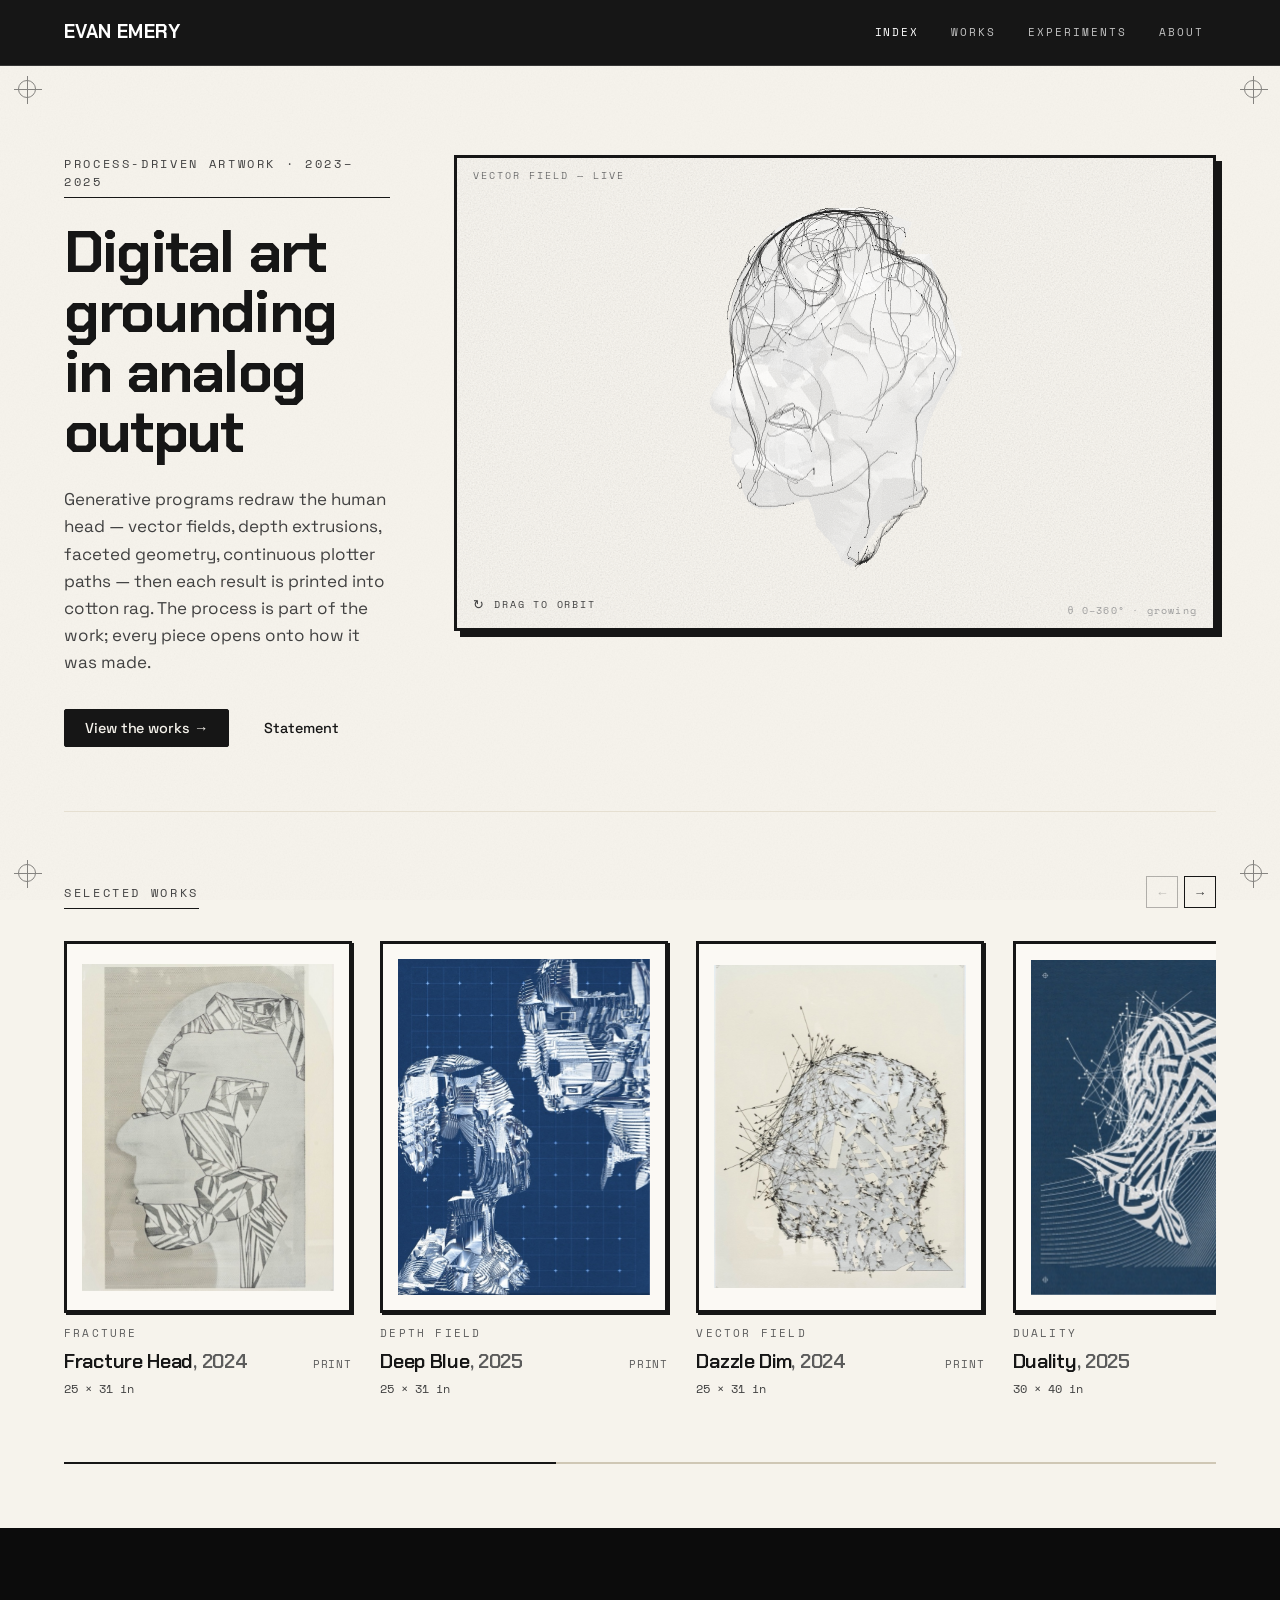
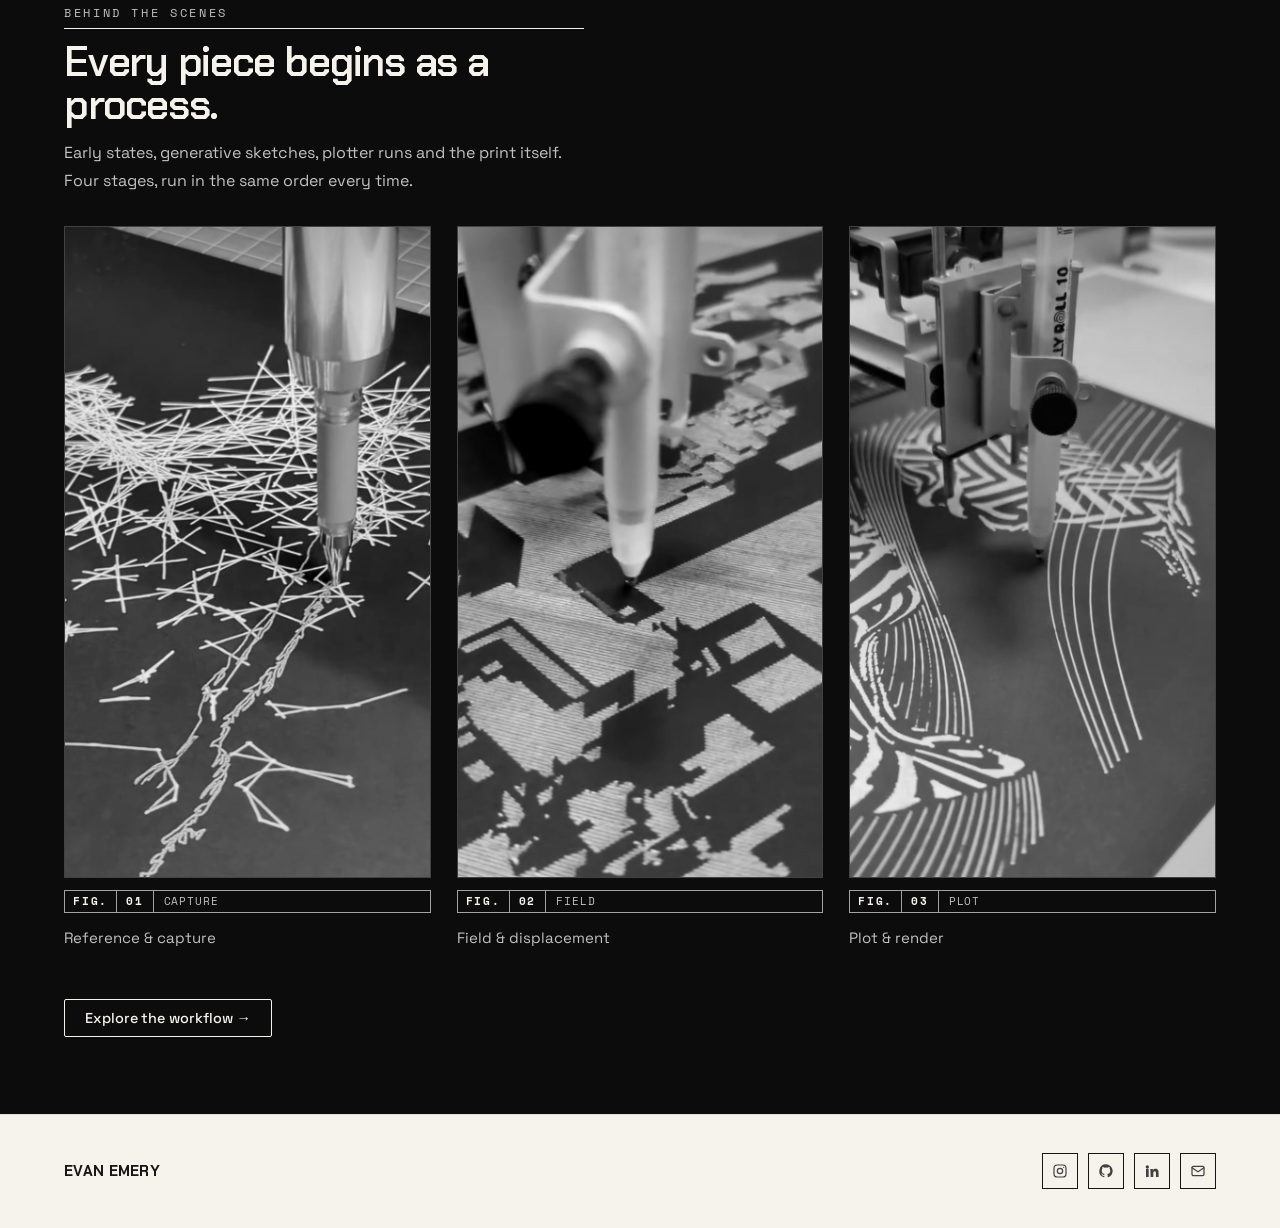
<file: index.html>
<!DOCTYPE html>
<html lang="en">
<head>
<meta charset="utf-8">
<meta name="viewport" content="width=device-width, initial-scale=1">
<title>Evan Emery — generative artwork, plotted and printed</title>
<meta name="description" content="Generative programs redraw the human head — vector fields, depth extrusions, faceted geometry, continuous plotter paths — then each result is printed into cotton rag. Work by Evan Emery.">
<meta name="robots" content="noindex,nofollow">
<link rel="canonical" href="https://evanemery.art/">
<meta name="theme-color" content="#f6f3ec">
<meta name="author" content="Evan Emery">
<meta property="og:type" content="website">
<meta property="og:site_name" content="Evan Emery">
<meta property="og:title" content="Evan Emery — generative artwork, plotted and printed">
<meta property="og:description" content="Generative programs redraw the human head — vector fields, depth extrusions, faceted geometry, continuous plotter paths — then each result is printed into cotton rag. Work by Evan Emery.">
<meta property="og:url" content="https://evanemery.art/">
<meta property="og:image" content="https://evanemery.art/assets/works/duality.jpg">
<meta name="twitter:card" content="summary_large_image">
<meta name="twitter:title" content="Evan Emery — generative artwork, plotted and printed">
<meta name="twitter:description" content="Generative programs redraw the human head — vector fields, depth extrusions, faceted geometry, continuous plotter paths — then each result is printed into cotton rag. Work by Evan Emery.">
<meta name="twitter:image" content="https://evanemery.art/assets/works/duality.jpg">
<link rel="icon" href="favicon.svg" type="image/svg+xml">
<link rel="stylesheet" href="css/tokens/fonts.css">
<link rel="stylesheet" href="css/tokens/colors.css">
<link rel="stylesheet" href="css/tokens/typography.css">
<link rel="stylesheet" href="css/tokens/spacing.css">
<link rel="stylesheet" href="css/tokens/effects.css">
<link rel="stylesheet" href="css/site.css?v=mu9yuxo8">
<link rel="preload" href="assets/fonts/ChakraPetch-700n.woff2" as="font" type="font/woff2" crossorigin>
<link rel="preload" href="assets/fonts/SpaceGrotesk-400n.woff2" as="font" type="font/woff2" crossorigin>
<link rel="preload" href="assets/fonts/SpaceMono-400n.woff2" as="font" type="font/woff2" crossorigin>
<script type="application/ld+json">{"@context":"https://schema.org","@type":"Person","name":"Evan Emery","url":"https://evanemery.art","email":"mailto:evanemerydesign@gmail.com","jobTitle":"Artist","description":"Artist working between generative programs and analog output — pen plotter, cyanotype and pigment print.","sameAs":["https://www.instagram.com/evanemerydesign/","https://github.com/evanemerydesign","https://www.linkedin.com/in/evan-emery-2021/"]}</script>
</head>
<body>
<a class="ee-skip" href="#ee-main">Skip to content</a>
<div class="ee-page" data-ee-shell data-frame="black" data-wall="plaster" data-bg="paper">
  <div id="ee-paper-tex" aria-hidden="true"></div>
  <div id="ee-progress" aria-hidden="true"></div>
  <div id="ee-grain" aria-hidden="true"></div>
  <div id="ee-frame" aria-hidden="true"><span class="reg tl"></span><span class="reg tr"></span><span class="reg bl"></span><span class="reg br"></span></div>
  <header id="ee-nav" data-nav="ink" data-scrolled="0">
    <div class="ee-navbar">
      <a class="ee-brand" href="" data-route="home">Evan Emery</a>
      <nav aria-label="Primary">
        <a class="ee-navlink ee-navlink--home" href="#/home" data-route="home">Index</a>
        <a class="ee-navlink" href="#/works" data-route="works">Works</a>
        <a class="ee-navlink" href="#/experiments" data-route="experiments">Experiments</a>
        <a class="ee-navlink" href="#/about" data-route="about">About</a>
      </nav>
    </div>
  </header>
  <main class="ee-main" id="ee-main">

    <section data-view="home" aria-label="Index">

      <div class="ee-hero">
        <div class="ee-hero-stack">
          <div class="ee-hero-copy" data-reveal>
            <div class="ee-speclabel">Process-driven artwork · 2023–2025</div>
            <h1 class="ee-h1 ee-h1--hero ee-chroma" data-text="Digital art grounding in analog output">Digital art grounding in analog output</h1>
            <p class="ee-lede">Generative programs redraw the human head — vector fields, depth extrusions, faceted geometry, continuous plotter paths — then each result is printed into cotton rag. The process is part of the work; every piece opens onto how it was made.</p>
            <div class="ee-hero-cta">
              <a class="ee-btn" href="#/works" data-route="works">View the works →</a>
              <a class="ee-btn ee-btn--ghost" href="#/about" data-route="about">Statement</a>
            </div>
          </div>
          <div class="ee-hero-tile" data-reveal>
            <div class="ee-sheet">
              <span class="ee-sheet-tag tl" aria-hidden="true">Vector field — live</span>
              <span class="ee-sheet-tag br" aria-hidden="true">θ 0–360° · growing</span>
              <div id="ee-orbit-cue" aria-hidden="true"><span class="cue">↻</span><span>Drag to orbit</span></div>
              <div class="ee-scrollcue" id="ee-scrollcue" aria-hidden="true">
                <span class="ee-cue-grab"><span class="ee-cue-dot"></span>Drag to orbit</span>
                <span class="ee-cue-scroll"><span class="ee-cue-arrow">↓</span>Scroll for the works</span>
              </div>
              <canvas id="ee-hero-canvas" aria-label="Live particle simulation tracing a three-dimensional scan of a human head" role="img"></canvas>
              <div id="ee-hero-grain" aria-hidden="true"></div>
            </div>
          </div>
          <div class="ee-hero-cta-m" style="display:none">
            <a class="ee-btn" href="#/works" data-route="works">View the works →</a>
            <a class="ee-btn ee-btn--ghost" href="#/about" data-route="about">Statement</a>
          </div>
        </div>
      </div>

      <div class="ee-rulewrap"><div class="ee-draw"></div></div>

      <div style="padding:clamp(44px,5vw,72px) var(--page-gutter)">
        <div class="ee-secthead" data-reveal>
          <div class="ee-speclabel">Selected works</div>
          <div class="ee-selnav" id="ee-selnav" hidden style="align-items:center;gap:6px">
            <button type="button" class="ee-arrowbtn" data-sel-scroll="prev" aria-label="Previous works" disabled>←</button>
            <button type="button" class="ee-arrowbtn" data-sel-scroll="next" aria-label="Next works">→</button>
          </div>
        </div>
        <div class="ee-rail" id="ee-rail" data-at-start="1" data-at-end="0">
          <div id="ee-selscroll" class="ee-selrow" tabindex="0" role="region"
               aria-label="Selected works, scrollable">

          <a class="ee-artcard" href="work/fracture-head/" data-work data-orient="portrait"
             data-category="Fracture"
             data-type="Print"
             data-reveal data-reveal-delay="0">
            <div class="mat">
              <div class="plate">
                <img src="assets/works/grid/fracture-head.jpg" srcset="assets/works/grid/sm/fracture-head.jpg 694w, assets/works/grid/fracture-head.jpg 1388w" sizes="(max-width: 620px) 100vw, (max-width: 1500px) 50vw, 33vw" alt="Fracture Head, 2024 — Mixed media on fine art paper" loading="lazy" decoding="sync" width="1388" height="1800">
              </div>
            </div>
            <figcaption>
              <span class="series">Fracture</span>
              <div class="titlerow">
                <h3>Fracture Head<span class="yr">, 2024</span></h3>
                <span class="status">Print</span>
              </div>
              <div class="dims"><span>25 × 31 in</span><span></span></div>
            </figcaption>
          </a>

          <a class="ee-artcard" href="work/deep-blue/" data-work data-orient="portrait"
             data-category="Depth Field"
             data-type="Print"
             data-reveal data-reveal-delay="90">
            <div class="mat">
              <div class="plate">
                <img src="assets/works/grid/deep-blue.jpg" srcset="assets/works/grid/sm/deep-blue.jpg 675w, assets/works/grid/deep-blue.jpg 1350w" sizes="(max-width: 620px) 100vw, (max-width: 1500px) 50vw, 33vw" alt="Deep Blue, 2025 — Cyanotype print on watercolor paper" loading="lazy" decoding="sync" width="1350" height="1800">
              </div>
            </div>
            <figcaption>
              <span class="series">Depth Field</span>
              <div class="titlerow">
                <h3>Deep Blue<span class="yr">, 2025</span></h3>
                <span class="status">Print</span>
              </div>
              <div class="dims"><span>25 × 31 in</span><span></span></div>
            </figcaption>
          </a>

          <a class="ee-artcard" href="work/dazzle-dim/" data-work data-orient="portrait"
             data-category="Vector Field"
             data-type="Print"
             data-reveal data-reveal-delay="180">
            <div class="mat">
              <div class="plate">
                <img src="assets/works/grid/dazzle-dim.jpg" srcset="assets/works/grid/sm/dazzle-dim.jpg 702w, assets/works/grid/dazzle-dim.jpg 1404w" sizes="(max-width: 620px) 100vw, (max-width: 1500px) 50vw, 33vw" alt="Dazzle Dim, 2024 — Archival pigment on fine art paper" loading="lazy" decoding="sync" width="1404" height="1800">
              </div>
            </div>
            <figcaption>
              <span class="series">Vector Field</span>
              <div class="titlerow">
                <h3>Dazzle Dim<span class="yr">, 2024</span></h3>
                <span class="status">Print</span>
              </div>
              <div class="dims"><span>25 × 31 in</span><span></span></div>
            </figcaption>
          </a>

          <a class="ee-artcard" href="work/duality/" data-work data-orient="landscape"
             data-category="Duality"
             data-type="Print"
             data-reveal data-reveal-delay="270">
            <div class="mat">
              <div class="plate">
                <img src="assets/works/grid/duality.jpg" srcset="assets/works/grid/sm/duality.jpg 900w, assets/works/grid/duality.jpg 1800w" sizes="(max-width: 620px) 100vw, (max-width: 1500px) 50vw, 33vw" alt="Duality, 2025 — White ink on mat board" loading="lazy" decoding="sync" width="1800" height="1346">
              </div>
            </div>
            <figcaption>
              <span class="series">Duality</span>
              <div class="titlerow">
                <h3>Duality<span class="yr">, 2025</span></h3>
                <span class="status">Print</span>
              </div>
              <div class="dims"><span>30 × 40 in</span><span></span></div>
            </figcaption>
          </a>

          <a class="ee-artcard" href="work/self-portrait/" data-work data-orient="portrait"
             data-category="Linework"
             data-type="Original"
             data-reveal data-reveal-delay="0">
            <div class="mat">
              <div class="plate">
                <img src="assets/works/grid/self-portrait.jpg" srcset="assets/works/grid/sm/self-portrait.jpg 711w, assets/works/grid/self-portrait.jpg 1422w" sizes="(max-width: 620px) 100vw, (max-width: 1500px) 50vw, 33vw" alt="Self Portrait, 2024 — White ink on archival paper" loading="lazy" decoding="sync" width="1422" height="1800">
              </div>
            </div>
            <figcaption>
              <span class="series">Linework</span>
              <div class="titlerow">
                <h3>Self Portrait<span class="yr">, 2024</span></h3>
                <span class="status">Original — not for sale</span>
              </div>
              <div class="dims"><span>18 × 22 in</span><span></span></div>
            </figcaption>
          </a>

          <a class="ee-artcard" href="work/falling/" data-work data-orient="portrait"
             data-category="Depth Field"
             data-type="Print"
             data-reveal data-reveal-delay="90">
            <div class="mat">
              <div class="plate">
                <img src="assets/works/grid/falling.jpg" srcset="assets/works/grid/sm/falling.jpg 691w, assets/works/grid/falling.jpg 1382w" sizes="(max-width: 620px) 100vw, (max-width: 1500px) 50vw, 33vw" alt="Falling, 2025 — Cyanotype print on watercolor paper" loading="lazy" decoding="sync" width="1382" height="1800">
              </div>
            </div>
            <figcaption>
              <span class="series">Depth Field</span>
              <div class="titlerow">
                <h3>Falling<span class="yr">, 2025</span></h3>
                <span class="status">Print</span>
              </div>
              <div class="dims"><span>25 × 31 in</span><span></span></div>
            </figcaption>
          </a>

          <a class="ee-artcard" href="work/distant-blues/" data-work data-orient="portrait"
             data-category="Depth Field"
             data-type="Print"
             data-reveal data-reveal-delay="180">
            <div class="mat">
              <div class="plate">
                <img src="assets/works/grid/distant-blues.jpg" srcset="assets/works/grid/sm/distant-blues.jpg 654w, assets/works/grid/distant-blues.jpg 1308w" sizes="(max-width: 620px) 100vw, (max-width: 1500px) 50vw, 33vw" alt="Distant Blues, 2025 — Cyanotype print on watercolor paper" loading="lazy" decoding="sync" width="1308" height="1800">
              </div>
            </div>
            <figcaption>
              <span class="series">Depth Field</span>
              <div class="titlerow">
                <h3>Distant Blues<span class="yr">, 2025</span></h3>
                <span class="status">Print</span>
              </div>
              <div class="dims"><span>25 × 31 in</span><span></span></div>
            </figcaption>
          </a>

          <a class="ee-artcard" href="work/fractal-blues/" data-work data-orient="portrait"
             data-category="Depth Field"
             data-type="Print"
             data-reveal data-reveal-delay="270">
            <div class="mat">
              <div class="plate">
                <img src="assets/works/grid/fractal-blues.jpg" srcset="assets/works/grid/sm/fractal-blues.jpg 675w, assets/works/grid/fractal-blues.jpg 1350w" sizes="(max-width: 620px) 100vw, (max-width: 1500px) 50vw, 33vw" alt="Fractal Blues, 2025 — Cyanotype print on watercolor paper" loading="lazy" decoding="sync" width="1350" height="1800">
              </div>
            </div>
            <figcaption>
              <span class="series">Depth Field</span>
              <div class="titlerow">
                <h3>Fractal Blues<span class="yr">, 2025</span></h3>
                <span class="status">Print</span>
              </div>
              <div class="dims"><span>25 × 31 in</span><span></span></div>
            </figcaption>
          </a>
          </div>
        </div>
        <div class="ee-railfoot">
          <div class="ee-railbar" aria-hidden="true"><span id="ee-railbar-thumb"></span></div>
        </div>
      </div>

      <div class="ee-dark ee-band" style="padding:clamp(48px,6vw,96px) var(--page-gutter)">
        <div class="ee-band-inner" data-reveal>
          <div class="ee-stack" style="gap:var(--sp-3);margin-bottom:var(--sp-6);max-width:52ch">
            <div class="ee-speclabel">Behind the scenes</div>
            <h2 class="ee-h2">Every piece begins as a process.</h2>
            <p class="ee-body">Early states, generative sketches, plotter runs and the print itself. Four stages, run in the same order every time.</p>
          </div>
          <div class="ee-grid-3 ee-grid-3--tight ee-bts-grid" style="gap:clamp(16px,2vw,28px)">
            <div data-reveal data-reveal-delay="0" class="ee-stack ee-bts" style="gap:12px">
              <figure class="ee-bts-img"><img src="assets/bts/bts-01-linework-plot.jpg" alt="Pen plotter laying white ink linework on black paper" loading="lazy" decoding="async" width="776" height="1380"></figure>
              <span class="ee-figtag ee-figtag--outline"><span class="fig">FIG.</span><span class="num">01</span><span class="lbl">Capture</span></span>
              <span class="ee-body ee-bts-title" style="font-size:15px">Reference &amp; capture</span>
            </div>
            <div data-reveal data-reveal-delay="100" class="ee-stack ee-bts" style="gap:12px">
              <figure class="ee-bts-img"><img src="assets/bts/bts-02-voxel-plot.jpg" alt="Plotter pen tracing a faceted field in blue on grey paper" loading="lazy" decoding="async" width="776" height="1380"></figure>
              <span class="ee-figtag ee-figtag--outline"><span class="fig">FIG.</span><span class="num">02</span><span class="lbl">Field</span></span>
              <span class="ee-body ee-bts-title" style="font-size:15px">Field &amp; displacement</span>
            </div>
            <div data-reveal data-reveal-delay="200" class="ee-stack ee-bts" style="gap:12px">
              <figure class="ee-bts-img"><img src="assets/bts/bts-03-duality-plot.jpg" alt="Plotter drawing the Duality plate in white ink on blue mat board" loading="lazy" decoding="async" width="776" height="1380"></figure>
              <span class="ee-figtag ee-figtag--outline"><span class="fig">FIG.</span><span class="num">03</span><span class="lbl">Plot</span></span>
              <span class="ee-body ee-bts-title" style="font-size:15px">Plot &amp; render</span>
            </div>
          </div>
          <div style="margin-top:var(--sp-7)">
            <a class="ee-btn ee-btn--secondary" href="#/workflow" data-route="workflow">Explore the workflow →</a>
          </div>
        </div>
      </div>

    </section>

    <section data-view="works" class="ee-sec" aria-label="Works" hidden style="position:relative;overflow:hidden">
      <div class="ee-stack" data-reveal style="position:relative;z-index:1;gap:var(--sp-3);margin-bottom:var(--sp-5)">
        <div class="ee-speclabel" id="ee-works-count">Catalogue</div>
        <h1 class="ee-h1 ee-chroma" data-text="Works">Works</h1>
        <div class="ee-dimrow">
          <span class="lbl">Group by</span>
          <button type="button" class="ee-dimbtn" data-dim="Category" aria-pressed="true">Category</button>
          <button type="button" class="ee-dimbtn" data-dim="Type" aria-pressed="false">Type</button>
        </div>
        <div class="ee-chiprow" id="ee-chips"></div>
      </div>
      <div class="ee-grid-3" id="ee-works-grid">

          <a class="ee-artcard" href="work/dazzle-dim/" data-work data-orient="portrait"
             data-category="Vector Field"
             data-type="Print"
             data-reveal data-reveal-delay="0">
            <div class="mat">
              <div class="plate">
                <img src="assets/works/grid/dazzle-dim.jpg" srcset="assets/works/grid/sm/dazzle-dim.jpg 702w, assets/works/grid/dazzle-dim.jpg 1404w" sizes="(max-width: 620px) 100vw, (max-width: 1500px) 50vw, 33vw" alt="Dazzle Dim, 2024 — Archival pigment on fine art paper" loading="lazy" decoding="sync" width="1404" height="1800">
              </div>
            </div>
            <figcaption>
              <span class="series">Vector Field</span>
              <div class="titlerow">
                <h3>Dazzle Dim<span class="yr">, 2024</span></h3>
                <span class="status">Print</span>
              </div>
              <div class="dims"><span>25 × 31 in</span><span></span></div>
            </figcaption>
          </a>

          <a class="ee-artcard" href="work/deep-blue/" data-work data-orient="portrait"
             data-category="Depth Field"
             data-type="Print"
             data-reveal data-reveal-delay="90">
            <div class="mat">
              <div class="plate">
                <img src="assets/works/grid/deep-blue.jpg" srcset="assets/works/grid/sm/deep-blue.jpg 675w, assets/works/grid/deep-blue.jpg 1350w" sizes="(max-width: 620px) 100vw, (max-width: 1500px) 50vw, 33vw" alt="Deep Blue, 2025 — Cyanotype print on watercolor paper" loading="lazy" decoding="sync" width="1350" height="1800">
              </div>
            </div>
            <figcaption>
              <span class="series">Depth Field</span>
              <div class="titlerow">
                <h3>Deep Blue<span class="yr">, 2025</span></h3>
                <span class="status">Print</span>
              </div>
              <div class="dims"><span>25 × 31 in</span><span></span></div>
            </figcaption>
          </a>

          <a class="ee-artcard" href="work/distant-blues/" data-work data-orient="portrait"
             data-category="Depth Field"
             data-type="Print"
             data-reveal data-reveal-delay="180">
            <div class="mat">
              <div class="plate">
                <img src="assets/works/grid/distant-blues.jpg" srcset="assets/works/grid/sm/distant-blues.jpg 654w, assets/works/grid/distant-blues.jpg 1308w" sizes="(max-width: 620px) 100vw, (max-width: 1500px) 50vw, 33vw" alt="Distant Blues, 2025 — Cyanotype print on watercolor paper" loading="lazy" decoding="sync" width="1308" height="1800">
              </div>
            </div>
            <figcaption>
              <span class="series">Depth Field</span>
              <div class="titlerow">
                <h3>Distant Blues<span class="yr">, 2025</span></h3>
                <span class="status">Print</span>
              </div>
              <div class="dims"><span>25 × 31 in</span><span></span></div>
            </figcaption>
          </a>

          <a class="ee-artcard" href="work/duality/" data-work data-orient="landscape"
             data-category="Duality"
             data-type="Print"
             data-reveal data-reveal-delay="0">
            <div class="mat">
              <div class="plate">
                <img src="assets/works/grid/duality.jpg" srcset="assets/works/grid/sm/duality.jpg 900w, assets/works/grid/duality.jpg 1800w" sizes="(max-width: 620px) 100vw, (max-width: 1500px) 50vw, 33vw" alt="Duality, 2025 — White ink on mat board" loading="lazy" decoding="sync" width="1800" height="1346">
              </div>
            </div>
            <figcaption>
              <span class="series">Duality</span>
              <div class="titlerow">
                <h3>Duality<span class="yr">, 2025</span></h3>
                <span class="status">Print</span>
              </div>
              <div class="dims"><span>30 × 40 in</span><span></span></div>
            </figcaption>
          </a>

          <a class="ee-artcard" href="work/falling/" data-work data-orient="portrait"
             data-category="Depth Field"
             data-type="Print"
             data-reveal data-reveal-delay="90">
            <div class="mat">
              <div class="plate">
                <img src="assets/works/grid/falling.jpg" srcset="assets/works/grid/sm/falling.jpg 691w, assets/works/grid/falling.jpg 1382w" sizes="(max-width: 620px) 100vw, (max-width: 1500px) 50vw, 33vw" alt="Falling, 2025 — Cyanotype print on watercolor paper" loading="lazy" decoding="sync" width="1382" height="1800">
              </div>
            </div>
            <figcaption>
              <span class="series">Depth Field</span>
              <div class="titlerow">
                <h3>Falling<span class="yr">, 2025</span></h3>
                <span class="status">Print</span>
              </div>
              <div class="dims"><span>25 × 31 in</span><span></span></div>
            </figcaption>
          </a>

          <a class="ee-artcard" href="work/fractal-blues/" data-work data-orient="portrait"
             data-category="Depth Field"
             data-type="Print"
             data-reveal data-reveal-delay="180">
            <div class="mat">
              <div class="plate">
                <img src="assets/works/grid/fractal-blues.jpg" srcset="assets/works/grid/sm/fractal-blues.jpg 675w, assets/works/grid/fractal-blues.jpg 1350w" sizes="(max-width: 620px) 100vw, (max-width: 1500px) 50vw, 33vw" alt="Fractal Blues, 2025 — Cyanotype print on watercolor paper" loading="lazy" decoding="sync" width="1350" height="1800">
              </div>
            </div>
            <figcaption>
              <span class="series">Depth Field</span>
              <div class="titlerow">
                <h3>Fractal Blues<span class="yr">, 2025</span></h3>
                <span class="status">Print</span>
              </div>
              <div class="dims"><span>25 × 31 in</span><span></span></div>
            </figcaption>
          </a>

          <a class="ee-artcard" href="work/fracture-head/" data-work data-orient="portrait"
             data-category="Fracture"
             data-type="Print"
             data-reveal data-reveal-delay="0">
            <div class="mat">
              <div class="plate">
                <img src="assets/works/grid/fracture-head.jpg" srcset="assets/works/grid/sm/fracture-head.jpg 694w, assets/works/grid/fracture-head.jpg 1388w" sizes="(max-width: 620px) 100vw, (max-width: 1500px) 50vw, 33vw" alt="Fracture Head, 2024 — Mixed media on fine art paper" loading="lazy" decoding="sync" width="1388" height="1800">
              </div>
            </div>
            <figcaption>
              <span class="series">Fracture</span>
              <div class="titlerow">
                <h3>Fracture Head<span class="yr">, 2024</span></h3>
                <span class="status">Print</span>
              </div>
              <div class="dims"><span>25 × 31 in</span><span></span></div>
            </figcaption>
          </a>

          <a class="ee-artcard" href="work/self-portrait/" data-work data-orient="portrait"
             data-category="Linework"
             data-type="Original"
             data-reveal data-reveal-delay="90">
            <div class="mat">
              <div class="plate">
                <img src="assets/works/grid/self-portrait.jpg" srcset="assets/works/grid/sm/self-portrait.jpg 711w, assets/works/grid/self-portrait.jpg 1422w" sizes="(max-width: 620px) 100vw, (max-width: 1500px) 50vw, 33vw" alt="Self Portrait, 2024 — White ink on archival paper" loading="lazy" decoding="sync" width="1422" height="1800">
              </div>
            </div>
            <figcaption>
              <span class="series">Linework</span>
              <div class="titlerow">
                <h3>Self Portrait<span class="yr">, 2024</span></h3>
                <span class="status">Original — not for sale</span>
              </div>
              <div class="dims"><span>18 × 22 in</span><span></span></div>
            </figcaption>
          </a>

          <a class="ee-artcard" href="work/dazzle-mass/" data-work data-orient="portrait"
             data-category="Dazzle"
             data-type="Print"
             data-reveal data-reveal-delay="180">
            <div class="mat">
              <div class="plate">
                <img src="assets/works/grid/ee-work-01-main.jpg" srcset="assets/works/grid/sm/ee-work-01-main.jpg 754w, assets/works/grid/ee-work-01-main.jpg 1508w" sizes="(max-width: 620px) 100vw, (max-width: 1500px) 50vw, 33vw" alt="Dazzle Mass, 2025 — Archival pigment on fine art paper" loading="lazy" decoding="sync" width="1508" height="1800">
              </div>
            </div>
            <figcaption>
              <span class="series">Dazzle</span>
              <div class="titlerow">
                <h3>Dazzle Mass<span class="yr">, 2025</span></h3>
                <span class="status">Print</span>
              </div>
              <div class="dims"><span>25 × 31 in</span><span></span></div>
            </figcaption>
          </a>

          <a class="ee-artcard" href="work/disassembly/" data-work data-orient="portrait"
             data-category="Voxel Field"
             data-type="Print"
             data-reveal data-reveal-delay="0">
            <div class="mat">
              <div class="plate">
                <img src="assets/works/grid/ee-work-02-main.jpg" srcset="assets/works/grid/sm/ee-work-02-main.jpg 595w, assets/works/grid/ee-work-02-main.jpg 1191w" sizes="(max-width: 620px) 100vw, (max-width: 1500px) 50vw, 33vw" alt="Disassembly, 2025 — Ink on graph paper" loading="lazy" decoding="sync" width="1191" height="1800">
              </div>
            </div>
            <figcaption>
              <span class="series">Voxel Field</span>
              <div class="titlerow">
                <h3>Disassembly<span class="yr">, 2025</span></h3>
                <span class="status">Print</span>
              </div>
              <div class="dims"><span>25 × 31 in</span><span></span></div>
            </figcaption>
          </a>

          <a class="ee-artcard" href="work/survey-figure/" data-work data-orient="portrait"
             data-category="Annotation"
             data-type="Original"
             data-reveal data-reveal-delay="90">
            <div class="mat">
              <div class="plate">
                <img src="assets/works/grid/ee-work-03-main.jpg" srcset="assets/works/grid/sm/ee-work-03-main.jpg 582w, assets/works/grid/ee-work-03-main.jpg 1164w" sizes="(max-width: 620px) 100vw, (max-width: 1500px) 50vw, 33vw" alt="Survey Figure, 2025 — White ink on black archival paper" loading="lazy" decoding="sync" width="1164" height="1800">
              </div>
            </div>
            <figcaption>
              <span class="series">Annotation</span>
              <div class="titlerow">
                <h3>Survey Figure<span class="yr">, 2025</span></h3>
                <span class="status">Original</span>
              </div>
              <div class="dims"><span>18 × 40 in</span><span></span></div>
            </figcaption>
          </a>
      </div>
    </section>

    <section data-view="experiments" aria-label="Experiments" hidden>
      <div class="ee-sec ee-sec--tight" style="position:relative;overflow:hidden">
        <div class="ee-splitend" data-reveal style="position:relative;z-index:1">
          <div class="ee-stack" style="gap:var(--sp-4);max-width:44ch">
            <div class="ee-speclabel">The sketchbook · 06 tests</div>
            <h1 class="ee-h1 ee-chroma" data-text="Experiments">Experiments</h1>
            <p class="ee-body" style="font-size:16px;line-height:1.62">Smaller tests, off-cuts, and studies — the seeds and misfires the finished works grow out of. Unframed, uneditioned, kept as a running log of what the process turns up.</p>
          </div>
          <div class="ee-datasheet">
            <div class="hd">Status</div>
            <div>studies · not for sale</div>
            <div>proofs · variable state</div>
            <div>logged by seed</div>
          </div>
        </div>
      </div>

      <div class="ee-rulewrap"><div class="ee-draw"></div></div>

      <div style="padding:clamp(36px,4.5vw,72px) var(--page-gutter) clamp(56px,7vw,112px)">
        <div class="ee-grid-3 ee-grid-3--tight">
          <div class="ee-exp" data-reveal data-reveal-delay="0">
            <div class="sheet"><span>EXP.01 · plate not yet exposed</span></div>
            <div class="ee-stack" style="gap:6px">
              <div class="titlerow"><span class="t">Arrow density</span><span class="no">EXP.01</span></div>
              <div class="ee-chiprow"><span class="ee-tag ee-tag--outline">Vector field</span></div>
              <span class="params">seed 0912 · vectors 1,280</span>
            </div>
          </div>
          <div class="ee-exp" data-reveal data-reveal-delay="90">
            <div class="sheet"><span>EXP.02 · plate not yet exposed</span></div>
            <div class="ee-stack" style="gap:6px">
              <div class="titlerow"><span class="t">Sort threshold</span><span class="no">EXP.02</span></div>
              <div class="ee-chiprow"><span class="ee-tag ee-tag--outline">Pixel sort</span></div>
              <span class="params">seed 0448 · lum 0.62</span>
            </div>
          </div>
          <div class="ee-exp" data-reveal data-reveal-delay="180">
            <div class="sheet"><span>EXP.03 · plate not yet exposed</span></div>
            <div class="ee-stack" style="gap:6px">
              <div class="titlerow"><span class="t">Facet count</span><span class="no">EXP.03</span></div>
              <div class="ee-chiprow"><span class="ee-tag ee-tag--outline">Low-poly</span></div>
              <span class="params">seed 0311 · faces 512</span>
            </div>
          </div>
          <div class="ee-exp" data-reveal data-reveal-delay="0">
            <div class="sheet"><span>EXP.04 · plate not yet exposed</span></div>
            <div class="ee-stack" style="gap:6px">
              <div class="titlerow"><span class="t">Single path</span><span class="no">EXP.04</span></div>
              <div class="ee-chiprow"><span class="ee-tag ee-tag--outline">Plotter linework</span></div>
              <span class="params">seed 0006 · length 38 m</span>
            </div>
          </div>
          <div class="ee-exp" data-reveal data-reveal-delay="90">
            <div class="sheet"><span>EXP.05 · plate not yet exposed</span></div>
            <div class="ee-stack" style="gap:6px">
              <div class="titlerow"><span class="t">Z-scale study</span><span class="no">EXP.05</span></div>
              <div class="ee-chiprow"><span class="ee-tag ee-tag--outline">Depth extrusion</span></div>
              <span class="params">seed 1147 · z 0.9</span>
            </div>
          </div>
          <div class="ee-exp" data-reveal data-reveal-delay="180">
            <div class="sheet"><span>EXP.06 · plate not yet exposed</span></div>
            <div class="ee-stack" style="gap:6px">
              <div class="titlerow"><span class="t">Dazzle offset</span><span class="no">EXP.06</span></div>
              <div class="ee-chiprow"><span class="ee-tag ee-tag--outline">Dazzle pattern</span></div>
              <span class="params">seed 2231 · θ 21.7°</span>
            </div>
          </div>
        </div>

        <div class="ee-stack" data-reveal style="margin-top:clamp(44px,5vw,72px);gap:var(--sp-4)">
          <div class="ee-divider"><span>From test to work</span></div>
          <p class="ee-note">A handful of these become editioned prints. Most stay here — the record of what the machine drew before a piece resolved.</p>
          <div style="margin-top:var(--sp-2)">
            <a class="ee-btn" href="#/works" data-route="works">See the finished works →</a>
          </div>
        </div>
      </div>
    </section>

    <section data-view="about" aria-label="About" hidden>
      <div class="ee-sec">
      <div class="ee-about">
        <div class="ee-stack" data-reveal style="gap:var(--sp-5);max-width:56ch">
          <div class="ee-speclabel">Statement</div>
          <h1 class="ee-h1" style="font-size:clamp(32px,3.8vw,56px);line-height:1.02">The work lives between the machine's precision and the material's resistance.</h1>
          <p class="ee-body">Each piece begins as a process — a generative program that reads the human head as data: vector fields, depth maps, faceted meshes, a single continuous plotter path. The program is coaxed, seeded and re-run until an image resolves.</p>
          <p class="ee-body">What the machine makes is then pressed into the grain of natural material — pigment on cotton rag, plotter ink on paper, the black frame and its mat. The tension between the two is the subject.</p>
          <div style="margin-top:var(--sp-3)">
            <a class="ee-mail" href="mailto:evanemerydesign@gmail.com">evanemerydesign@gmail.com</a>
          </div>
        </div>
        <div data-reveal>
          <div class="ee-sheetframe">
            <span class="ee-sheet-tag tl" aria-hidden="true">Sheet — Linework · 2024</span>
            <figure class="ee-framed">
              <div class="mat"><div class="plate">
                <img src="assets/works/self-portrait.jpg" alt="Self Portrait, 2024 — White ink on archival paper" decoding="async" width="2750" height="3480">
              </div></div>
            </figure>
            <span class="ee-sheet-tag br" aria-hidden="true">seed 0006 · path 1 · length 214 m</span>
          </div>
          <div class="ee-mono" style="text-align:center;margin-top:14px">Self Portrait · 2024 · 18 × 22 in</div>
        </div>
      </div>
      </div>

      <div class="ee-rulewrap"><div class="ee-draw"></div></div>

      <div id="workflow" class="ee-sec ee-sec--tight" style="position:relative;overflow:hidden">
        <div class="ee-splitend" data-reveal style="position:relative;z-index:1">
          <div class="ee-stack" style="gap:var(--sp-4);max-width:40ch">
            <div class="ee-speclabel">The process · 2023–2025</div>
            <h2 class="ee-h1 ee-chroma" data-text="Workflow">Workflow</h2>
            <p class="ee-body" style="font-size:16px;line-height:1.62">Every piece runs the same pipeline — from a captured reference, through a generative program, to plotter and pigment. The process is the work; this is the sheet that catalogs it.</p>
          </div>
          <div class="ee-datasheet">
            <div class="hd">Pipeline</div>
            <div>01 — reference / capture</div>
            <div>02 — field · displacement</div>
            <div>03 — plot / render</div>
            <div>04 — pigment print · cotton rag</div>
          </div>
        </div>
      </div>

      <div class="ee-rulewrap"><div class="ee-draw"></div></div>

      <div class="ee-dark ee-band">
        <div class="ee-band-inner ee-stages">
          <div class="ee-stage" data-reveal data-wf-stage data-wf-n="01" data-wf-title="Reference &amp; capture">
            <div class="rail">
              <span class="n">01</span>
              <span class="ee-figtag ee-figtag--outline"><span class="fig">FIG.</span><span class="num">01</span><span class="lbl">Capture</span></span>
            </div>
            <div class="ee-stack body" style="gap:var(--sp-3)">
              <h2 class="ee-h2" style="font-size:clamp(24px,2.8vw,40px);line-height:1.06">Reference &amp; capture</h2>
              <p class="ee-body" style="font-size:16px;line-height:1.62">A photograph or scan of the human head becomes the raw signal — the single input the program will interrogate.</p>
              <div class="meta"><span>Camera · scanner</span><span>→ source plate</span></div>
            </div>
          </div>
          <div class="ee-stage" data-reveal data-wf-stage data-wf-n="02" data-wf-title="Field &amp; displacement">
            <div class="rail">
              <span class="n">02</span>
              <span class="ee-figtag ee-figtag--outline"><span class="fig">FIG.</span><span class="num">02</span><span class="lbl">Field</span></span>
            </div>
            <div class="ee-stack body" style="gap:var(--sp-3)">
              <h2 class="ee-h2" style="font-size:clamp(24px,2.8vw,40px);line-height:1.06">Field &amp; displacement</h2>
              <p class="ee-body" style="font-size:16px;line-height:1.62">A generative program reads the head as data — vector fields, depth maps, pixel-sorting or faceted meshes drive the image away from its source.</p>
              <div class="meta"><span>Custom code · editor</span><span>→ generative sketch</span></div>
            </div>
          </div>
          <div class="ee-stage" data-reveal data-wf-stage data-wf-n="03" data-wf-title="Plot &amp; render">
            <div class="rail">
              <span class="n">03</span>
              <span class="ee-figtag ee-figtag--outline"><span class="fig">FIG.</span><span class="num">03</span><span class="lbl">Plot</span></span>
            </div>
            <div class="ee-stack body" style="gap:var(--sp-3)">
              <h2 class="ee-h2" style="font-size:clamp(24px,2.8vw,40px);line-height:1.06">Plot &amp; render</h2>
              <p class="ee-body" style="font-size:16px;line-height:1.62">The resolved geometry is committed to a path — a continuous plotter line, or a high-resolution render staged for print.</p>
              <div class="meta"><span>Pen plotter · render</span><span>→ proof</span></div>
            </div>
          </div>
          <div class="ee-stage" data-reveal data-wf-stage data-wf-n="04" data-wf-title="Pigment print">
            <div class="rail">
              <span class="n">04</span>
              <span class="ee-figtag ee-figtag--outline"><span class="fig">FIG.</span><span class="num">04</span><span class="lbl">Print</span></span>
            </div>
            <div class="ee-stack body" style="gap:var(--sp-3)">
              <h2 class="ee-h2" style="font-size:clamp(24px,2.8vw,40px);line-height:1.06">Pigment print</h2>
              <p class="ee-body" style="font-size:16px;line-height:1.62">The final mark is pressed into natural material — pigment on cotton rag — then matted and framed. Machine precision meets the grain.</p>
              <div class="meta"><span>Pigment · cotton rag</span><span>→ editioned print</span></div>
            </div>
          </div>
        </div>
      </div>

      <div class="ee-sec">
        <div class="ee-stack" data-reveal style="gap:var(--sp-5)">
          <div class="ee-divider"><span>Process vocabulary</span></div>
          <div class="ee-chiprow"><span class="ee-tag ee-tag--soft">Vector fields</span><span class="ee-tag ee-tag--soft">Pixel-sorting</span><span class="ee-tag ee-tag--soft">Depth extrusion</span><span class="ee-tag ee-tag--soft">Faceted geometry</span><span class="ee-tag ee-tag--soft">Plotter paths</span><span class="ee-tag ee-tag--soft">Cotton rag</span><span class="ee-tag ee-tag--soft">Pigment</span></div>
          <p class="ee-note">Each work's page carries its own record — dimensions, medium, the tools that made it and the analog output it ends on. This sheet is the shared method behind all of them.</p>
          <div style="margin-top:var(--sp-2)">
            <a class="ee-btn" href="#/works" data-route="works">See the works →</a>
          </div>
        </div>
      </div>
    </section>
  </main>
  <footer class="ee-footer">
    <span class="mark">Evan Emery</span>
    <div class="links">
      <a href="https://www.instagram.com/evanemerydesign/" aria-label="Instagram" title="Instagram" target="_blank" rel="noopener"><svg viewBox="0 0 24 24" width="16" height="16" aria-hidden="true" fill="none" stroke="currentColor" stroke-width="1.8" stroke-linecap="round" stroke-linejoin="round"><rect x="3" y="3" width="18" height="18" rx="5"/><circle cx="12" cy="12" r="4"/><circle cx="17.5" cy="6.5" r="0.9" fill="currentColor" stroke="none"/></svg></a>
      <a href="https://github.com/evanemerydesign" aria-label="GitHub" title="GitHub" target="_blank" rel="noopener"><svg viewBox="0 0 24 24" width="16" height="16" aria-hidden="true" fill="currentColor"><path d="M12 2a10 10 0 0 0-3.16 19.49c.5.09.68-.22.68-.48v-1.7c-2.78.6-3.37-1.34-3.37-1.34-.45-1.15-1.11-1.46-1.11-1.46-.91-.62.07-.61.07-.61 1 .07 1.53 1.03 1.53 1.03.9 1.53 2.35 1.09 2.92.83.09-.65.35-1.09.63-1.34-2.22-.25-4.56-1.11-4.56-4.94 0-1.09.39-1.98 1.03-2.68-.1-.25-.45-1.27.1-2.64 0 0 .84-.27 2.75 1.02a9.58 9.58 0 0 1 5 0c1.91-1.29 2.75-1.02 2.75-1.02.55 1.37.2 2.39.1 2.64.64.7 1.03 1.59 1.03 2.68 0 3.84-2.34 4.68-4.57 4.93.36.31.68.92.68 1.85v2.75c0 .27.18.58.69.48A10 10 0 0 0 12 2z"/></svg></a>
      <a href="https://www.linkedin.com/in/evan-emery-2021/" aria-label="LinkedIn" title="LinkedIn" target="_blank" rel="noopener"><svg viewBox="0 0 24 24" width="16" height="16" aria-hidden="true" fill="currentColor"><path d="M4.98 3.5a2.5 2.5 0 1 1 0 5 2.5 2.5 0 0 1 0-5zM3 9h4v12H3zM9.5 9h3.8v1.7h.05c.53-1 1.83-2.05 3.77-2.05 4.03 0 4.78 2.65 4.78 6.1V21h-4v-5.5c0-1.3-.02-3-1.83-3-1.83 0-2.1 1.43-2.1 2.9V21h-4z"/></svg></a>
      <a href="mailto:evanemerydesign@gmail.com" aria-label="Email" title="Email"><svg viewBox="0 0 24 24" width="16" height="16" aria-hidden="true" fill="none" stroke="currentColor" stroke-width="1.8" stroke-linecap="round" stroke-linejoin="round"><rect x="3" y="5" width="18" height="14" rx="2"/><path d="m3 7 9 6 9-6"/></svg></a>
    </div>
  </footer>
</div>

<script src="js/works-data.js?v=mu9yuxo8"></script>
<script src="js/site-config.js?v=mu9yuxo8"></script>
<script src="assets/vendor/three.min.js"></script>
<script src="js/head-points.js?v=mu9yuxo8"></script>
<script src="js/head-mesh.js?v=mu9yuxo8"></script>
<script src="js/hero-field.js?v=mu9yuxo8"></script>
<script src="js/bg-grid.js?v=mu9yuxo8"></script>
<script src="js/site.js?v=mu9yuxo8"></script>
</body>
</html>
</file>
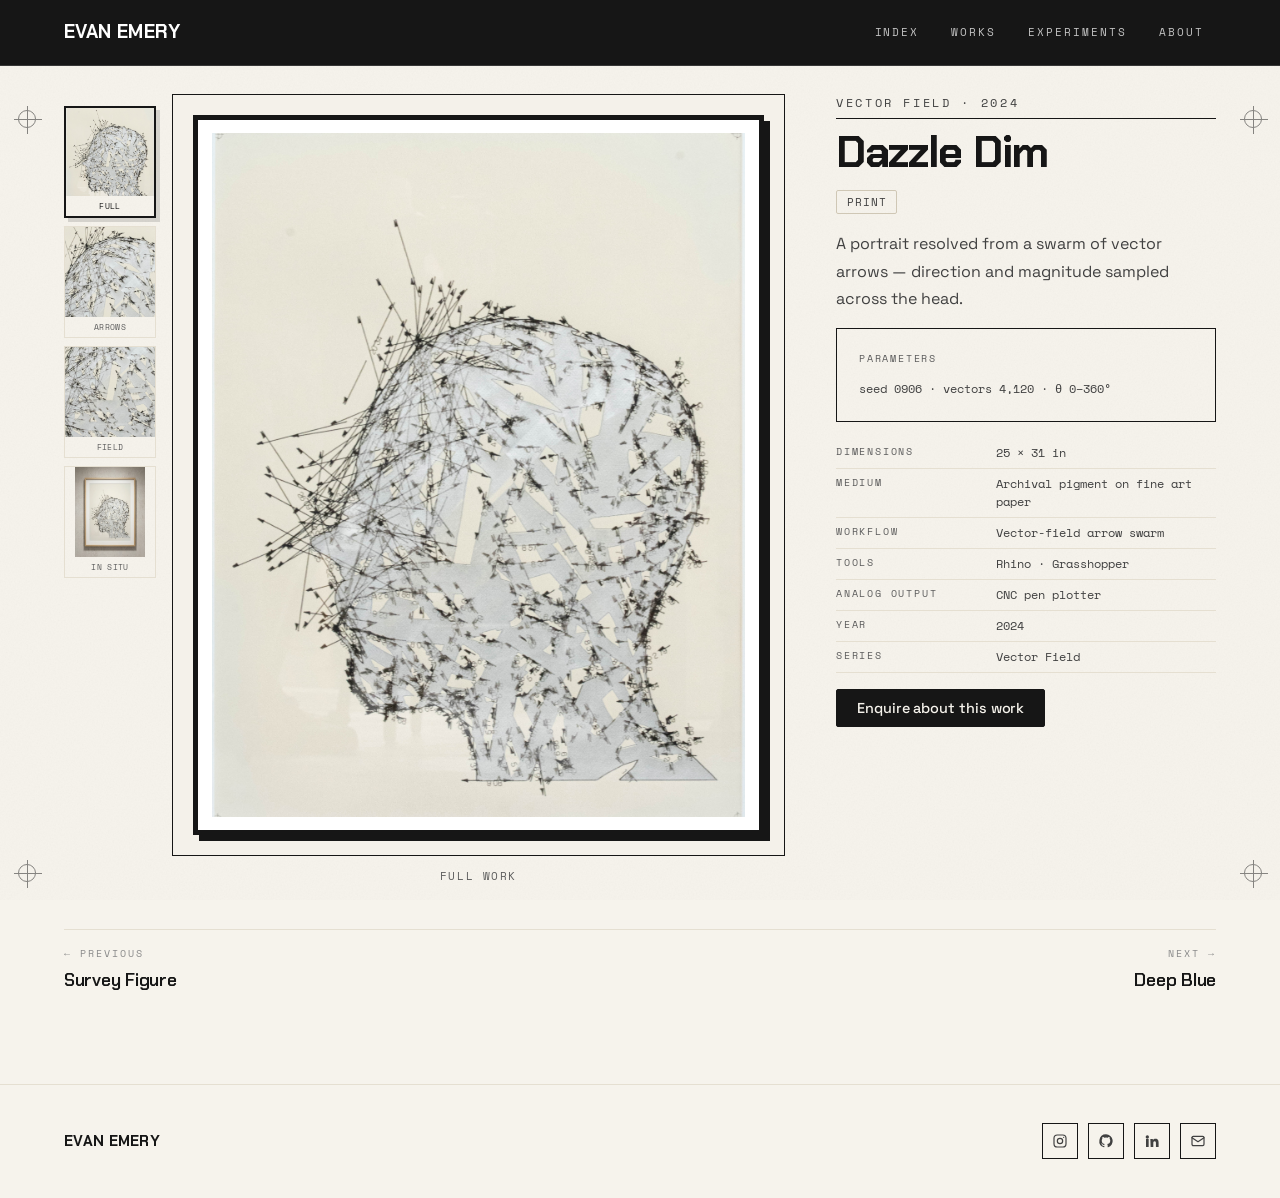
<file: work/dazzle-dim/index.html>
<!DOCTYPE html>
<html lang="en">
<head>
<meta charset="utf-8">
<meta name="viewport" content="width=device-width, initial-scale=1">
<title>Dazzle Dim, 2024 — Evan Emery</title>
<meta name="description" content="Dazzle Dim (2024) — Archival pigment on fine art paper. A portrait resolved from a swarm of vector arrows — direction and magnitude sampled across the head.">
<meta name="robots" content="noindex,nofollow">
<link rel="canonical" href="https://evanemery.art/work/dazzle-dim/">
<meta name="theme-color" content="#f6f3ec">
<meta name="author" content="Evan Emery">
<meta property="og:type" content="website">
<meta property="og:site_name" content="Evan Emery">
<meta property="og:title" content="Dazzle Dim, 2024 — Evan Emery">
<meta property="og:description" content="Dazzle Dim (2024) — Archival pigment on fine art paper. A portrait resolved from a swarm of vector arrows — direction and magnitude sampled across the head.">
<meta property="og:url" content="https://evanemery.art/work/dazzle-dim/">
<meta property="og:image" content="https://evanemery.art/assets/works/dazzle-dim.jpg">
<meta name="twitter:card" content="summary_large_image">
<meta name="twitter:title" content="Dazzle Dim, 2024 — Evan Emery">
<meta name="twitter:description" content="Dazzle Dim (2024) — Archival pigment on fine art paper. A portrait resolved from a swarm of vector arrows — direction and magnitude sampled across the head.">
<meta name="twitter:image" content="https://evanemery.art/assets/works/dazzle-dim.jpg">
<link rel="icon" href="../../favicon.svg" type="image/svg+xml">
<link rel="stylesheet" href="../../css/tokens/fonts.css">
<link rel="stylesheet" href="../../css/tokens/colors.css">
<link rel="stylesheet" href="../../css/tokens/typography.css">
<link rel="stylesheet" href="../../css/tokens/spacing.css">
<link rel="stylesheet" href="../../css/tokens/effects.css">
<link rel="stylesheet" href="../../css/site.css?v=mu9yuxo8">
<link rel="preload" href="../../assets/fonts/ChakraPetch-700n.woff2" as="font" type="font/woff2" crossorigin>
<link rel="preload" href="../../assets/fonts/SpaceGrotesk-400n.woff2" as="font" type="font/woff2" crossorigin>
<link rel="preload" href="../../assets/fonts/SpaceMono-400n.woff2" as="font" type="font/woff2" crossorigin>
<script type="application/ld+json">{"@context":"https://schema.org","@type":"VisualArtwork","name":"Dazzle Dim","creator":{"@type":"Person","name":"Evan Emery","url":"https://evanemery.art"},"dateCreated":"2024","artMedium":"Archival pigment on fine art paper","artform":"Print","description":"A portrait resolved from a swarm of vector arrows — direction and magnitude sampled across the head.","image":"https://evanemery.art/assets/works/dazzle-dim.jpg","url":"https://evanemery.art/work/dazzle-dim/"}</script>
</head>
<body>
<a class="ee-skip" href="#ee-main">Skip to content</a>
<div class="ee-page" data-ee-shell data-frame="black" data-wall="plaster" data-bg="paper">
  <div id="ee-paper-tex" aria-hidden="true"></div>
  <div id="ee-progress" aria-hidden="true"></div>
  <div id="ee-grain" aria-hidden="true"></div>
  <div id="ee-frame" aria-hidden="true"><span class="reg tl"></span><span class="reg tr"></span><span class="reg bl"></span><span class="reg br"></span></div>
  <header id="ee-nav" data-nav="ink" data-scrolled="0">
    <div class="ee-navbar">
      <a class="ee-brand" href="../../">Evan Emery</a>
      <nav aria-label="Primary">
        <a class="ee-navlink ee-navlink--home" href="../../#/home">Index</a>
        <a class="ee-navlink" href="../../#/works">Works</a>
        <a class="ee-navlink" href="../../#/experiments">Experiments</a>
        <a class="ee-navlink" href="../../#/about">About</a>
      </nav>
    </div>
  </header>
  <main class="ee-main ee-sec" id="ee-main">

    <div class="ee-work">
      <div data-reveal>
        <div class="ee-work-stage" style="--work-ar:0.7802">
          <div class="ee-work-plate" id="ee-plate">
            <img id="ee-plate-img" src="../../assets/works/dazzle-dim.jpg" alt="Dazzle Dim, 2024 — Archival pigment on fine art paper" decoding="async" width="2559" height="3280">
          </div>
          <div class="ee-work-crop" id="ee-crop" hidden></div>
        </div>
        <div class="ee-mono" id="ee-focus-caption" style="margin-top:12px;text-align:center">Full work</div>
        <div class="ee-focusrow" role="group" aria-label="Views of this work">
          <button type="button" class="ee-focusbtn" aria-pressed="true"
                  data-focus="0" data-img="../../assets/works/dazzle-dim.jpg" data-size="contain" data-pos="center" data-label="Full work">
            <span class="th" style="background-image:url('../../assets/works/dazzle-dim.jpg');background-size:cover;background-position:center"></span>
            <span class="cap">Full</span>
          </button>
          <button type="button" class="ee-focusbtn" aria-pressed="false"
                  data-focus="1" data-img="../../assets/works/dazzle-dim.jpg" data-size="230%" data-pos="50% 35%" data-label="Detail — Arrows">
            <span class="th" style="background-image:url('../../assets/works/dazzle-dim.jpg');background-size:230%;background-position:50% 35%"></span>
            <span class="cap">Arrows</span>
          </button>
          <button type="button" class="ee-focusbtn" aria-pressed="false"
                  data-focus="2" data-img="../../assets/works/dazzle-dim.jpg" data-size="230%" data-pos="45% 65%" data-label="Detail — Field">
            <span class="th" style="background-image:url('../../assets/works/dazzle-dim.jpg');background-size:230%;background-position:45% 65%"></span>
            <span class="cap">Field</span>
          </button>
          <button type="button" class="ee-focusbtn" aria-pressed="false"
                  data-focus="3" data-img="../../assets/works/mockups/dazzle-dim.webp" data-size="contain" data-pos="center" data-label="In situ">
            <span class="th" style="background-image:url('../../assets/works/mockups/dazzle-dim.webp');background-size:contain;background-position:center"></span>
            <span class="cap">In situ</span>
          </button>
        </div>
      </div>

      <div class="ee-work-record" data-reveal>
        <div class="ee-work-head ee-stack" style="gap:var(--sp-3)">
          <div class="ee-speclabel">Vector Field · 2024</div>
          <h1 class="ee-h1" style="font-size:clamp(30px,3.4vw,50px)">Dazzle Dim</h1>
        </div>
        <div class="ee-work-rest ee-stack" style="gap:var(--sp-4)">
        <div class="ee-chiprow"><span class="ee-tag ee-tag--outline">Print</span></div>
        <p class="ee-body">A portrait resolved from a swarm of vector arrows — direction and magnitude sampled across the head.</p>
        <div class="ee-datasheet"><div class="hd">Parameters</div><div>seed 0906 · vectors 4,120 · θ 0–360°</div></div>
        <table class="ee-spec">
          <caption class="ee-sr">Specifications for Dazzle Dim</caption>
          <tbody>
            <tr><th scope="row">Dimensions</th><td>25 × 31 in</td></tr>
            <tr><th scope="row">Medium</th><td>Archival pigment on fine art paper</td></tr>
            <tr><th scope="row">Workflow</th><td>Vector-field arrow swarm</td></tr>
            <tr><th scope="row">Tools</th><td>Rhino · Grasshopper</td></tr>
            <tr><th scope="row">Analog output</th><td>CNC pen plotter</td></tr>
            <tr><th scope="row">Year</th><td>2024</td></tr>
            <tr><th scope="row">Series</th><td>Vector Field</td></tr>
          </tbody>
        </table>
        <div>
          <a class="ee-btn" href="mailto:evanemerydesign@gmail.com?subject=Enquiry%20%E2%80%94%20Dazzle%20Dim">Enquire about this work</a>
        </div>
        </div>
      </div>
    </div>

    <div class="ee-prevnext">
      <a href="../../work/survey-figure/"><span class="k">← Previous</span><span class="t">Survey Figure</span></a>
      <a href="../../work/deep-blue/"><span class="k">Next →</span><span class="t">Deep Blue</span></a>
    </div>

  </main>
  <footer class="ee-footer">
    <span class="mark">Evan Emery</span>
    <div class="links">
      <a href="https://www.instagram.com/evanemerydesign/" aria-label="Instagram" title="Instagram" target="_blank" rel="noopener"><svg viewBox="0 0 24 24" width="16" height="16" aria-hidden="true" fill="none" stroke="currentColor" stroke-width="1.8" stroke-linecap="round" stroke-linejoin="round"><rect x="3" y="3" width="18" height="18" rx="5"/><circle cx="12" cy="12" r="4"/><circle cx="17.5" cy="6.5" r="0.9" fill="currentColor" stroke="none"/></svg></a>
      <a href="https://github.com/evanemerydesign" aria-label="GitHub" title="GitHub" target="_blank" rel="noopener"><svg viewBox="0 0 24 24" width="16" height="16" aria-hidden="true" fill="currentColor"><path d="M12 2a10 10 0 0 0-3.16 19.49c.5.09.68-.22.68-.48v-1.7c-2.78.6-3.37-1.34-3.37-1.34-.45-1.15-1.11-1.46-1.11-1.46-.91-.62.07-.61.07-.61 1 .07 1.53 1.03 1.53 1.03.9 1.53 2.35 1.09 2.92.83.09-.65.35-1.09.63-1.34-2.22-.25-4.56-1.11-4.56-4.94 0-1.09.39-1.98 1.03-2.68-.1-.25-.45-1.27.1-2.64 0 0 .84-.27 2.75 1.02a9.58 9.58 0 0 1 5 0c1.91-1.29 2.75-1.02 2.75-1.02.55 1.37.2 2.39.1 2.64.64.7 1.03 1.59 1.03 2.68 0 3.84-2.34 4.68-4.57 4.93.36.31.68.92.68 1.85v2.75c0 .27.18.58.69.48A10 10 0 0 0 12 2z"/></svg></a>
      <a href="https://www.linkedin.com/in/evan-emery-2021/" aria-label="LinkedIn" title="LinkedIn" target="_blank" rel="noopener"><svg viewBox="0 0 24 24" width="16" height="16" aria-hidden="true" fill="currentColor"><path d="M4.98 3.5a2.5 2.5 0 1 1 0 5 2.5 2.5 0 0 1 0-5zM3 9h4v12H3zM9.5 9h3.8v1.7h.05c.53-1 1.83-2.05 3.77-2.05 4.03 0 4.78 2.65 4.78 6.1V21h-4v-5.5c0-1.3-.02-3-1.83-3-1.83 0-2.1 1.43-2.1 2.9V21h-4z"/></svg></a>
      <a href="mailto:evanemerydesign@gmail.com" aria-label="Email" title="Email"><svg viewBox="0 0 24 24" width="16" height="16" aria-hidden="true" fill="none" stroke="currentColor" stroke-width="1.8" stroke-linecap="round" stroke-linejoin="round"><rect x="3" y="5" width="18" height="14" rx="2"/><path d="m3 7 9 6 9-6"/></svg></a>
    </div>
  </footer>
</div>

<script src="../../js/works-data.js?v=mu9yuxo8"></script>
<script src="../../js/site-config.js?v=mu9yuxo8"></script>
<script src="../../js/work.js?v=mu9yuxo8"></script>
</body>
</html>
</file>
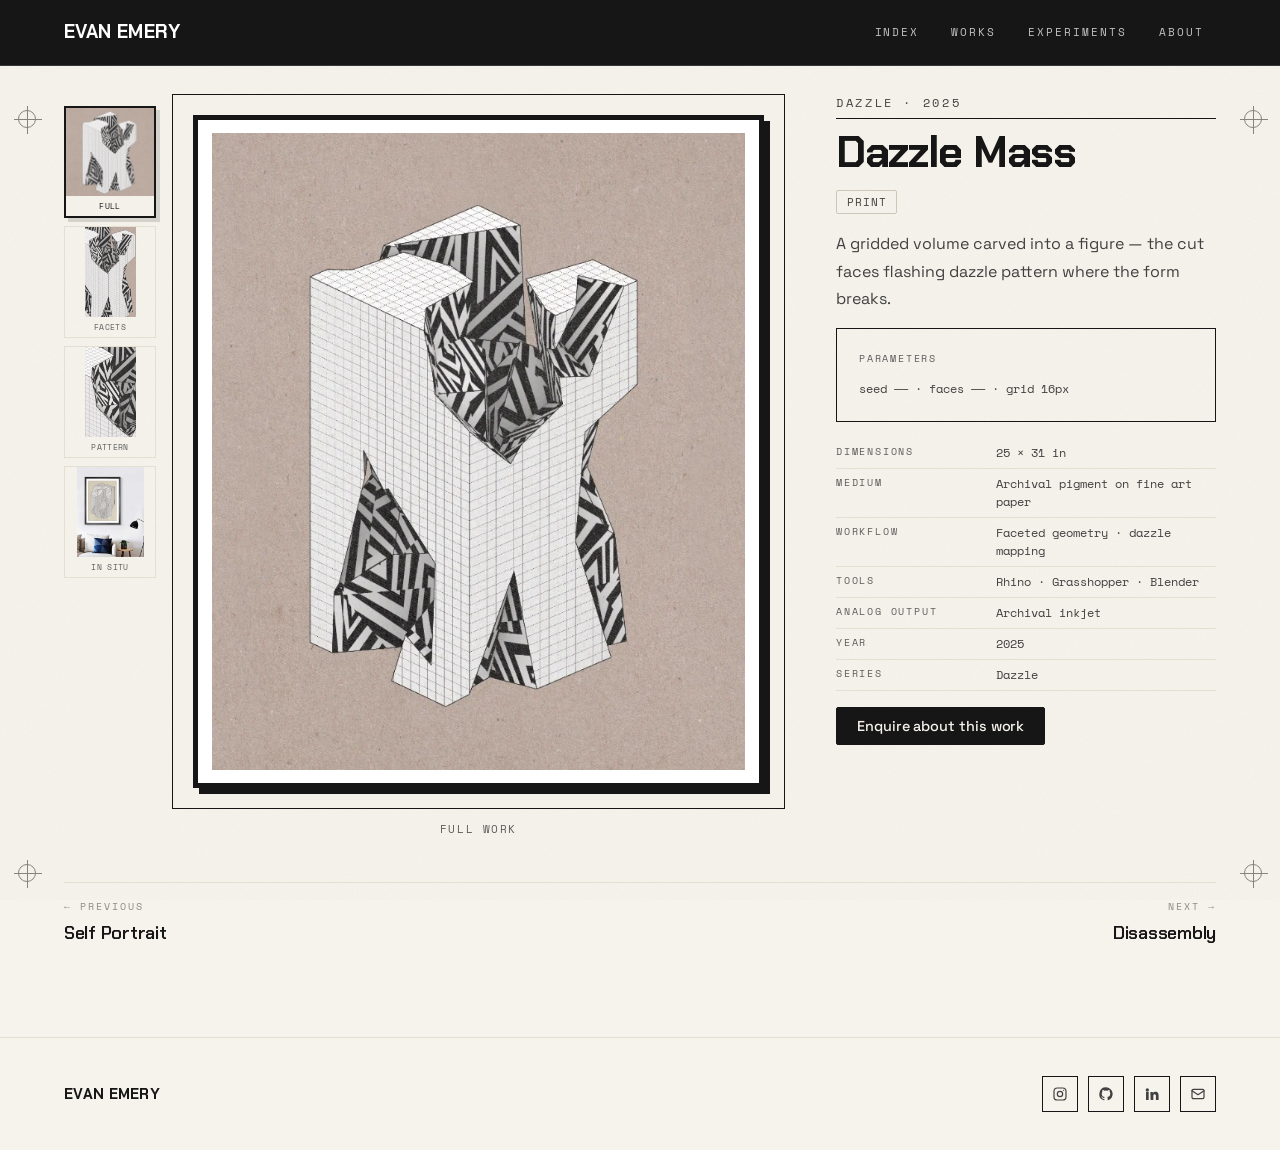
<file: work/dazzle-mass/index.html>
<!DOCTYPE html>
<html lang="en">
<head>
<meta charset="utf-8">
<meta name="viewport" content="width=device-width, initial-scale=1">
<title>Dazzle Mass, 2025 — Evan Emery</title>
<meta name="description" content="Dazzle Mass (2025) — Archival pigment on fine art paper. A gridded volume carved into a figure — the cut faces flashing dazzle pattern where the form breaks.">
<meta name="robots" content="noindex,nofollow">
<link rel="canonical" href="https://evanemery.art/work/dazzle-mass/">
<meta name="theme-color" content="#f6f3ec">
<meta name="author" content="Evan Emery">
<meta property="og:type" content="website">
<meta property="og:site_name" content="Evan Emery">
<meta property="og:title" content="Dazzle Mass, 2025 — Evan Emery">
<meta property="og:description" content="Dazzle Mass (2025) — Archival pigment on fine art paper. A gridded volume carved into a figure — the cut faces flashing dazzle pattern where the form breaks.">
<meta property="og:url" content="https://evanemery.art/work/dazzle-mass/">
<meta property="og:image" content="https://evanemery.art/assets/works/new/ee-work-01-main.webp">
<meta name="twitter:card" content="summary_large_image">
<meta name="twitter:title" content="Dazzle Mass, 2025 — Evan Emery">
<meta name="twitter:description" content="Dazzle Mass (2025) — Archival pigment on fine art paper. A gridded volume carved into a figure — the cut faces flashing dazzle pattern where the form breaks.">
<meta name="twitter:image" content="https://evanemery.art/assets/works/new/ee-work-01-main.webp">
<link rel="icon" href="../../favicon.svg" type="image/svg+xml">
<link rel="stylesheet" href="../../css/tokens/fonts.css">
<link rel="stylesheet" href="../../css/tokens/colors.css">
<link rel="stylesheet" href="../../css/tokens/typography.css">
<link rel="stylesheet" href="../../css/tokens/spacing.css">
<link rel="stylesheet" href="../../css/tokens/effects.css">
<link rel="stylesheet" href="../../css/site.css?v=mu9yuxo8">
<link rel="preload" href="../../assets/fonts/ChakraPetch-700n.woff2" as="font" type="font/woff2" crossorigin>
<link rel="preload" href="../../assets/fonts/SpaceGrotesk-400n.woff2" as="font" type="font/woff2" crossorigin>
<link rel="preload" href="../../assets/fonts/SpaceMono-400n.woff2" as="font" type="font/woff2" crossorigin>
<script type="application/ld+json">{"@context":"https://schema.org","@type":"VisualArtwork","name":"Dazzle Mass","creator":{"@type":"Person","name":"Evan Emery","url":"https://evanemery.art"},"dateCreated":"2025","artMedium":"Archival pigment on fine art paper","artform":"Print","description":"A gridded volume carved into a figure — the cut faces flashing dazzle pattern where the form breaks.","image":"https://evanemery.art/assets/works/new/ee-work-01-main.webp","url":"https://evanemery.art/work/dazzle-mass/"}</script>
</head>
<body>
<a class="ee-skip" href="#ee-main">Skip to content</a>
<div class="ee-page" data-ee-shell data-frame="black" data-wall="plaster" data-bg="paper">
  <div id="ee-paper-tex" aria-hidden="true"></div>
  <div id="ee-progress" aria-hidden="true"></div>
  <div id="ee-grain" aria-hidden="true"></div>
  <div id="ee-frame" aria-hidden="true"><span class="reg tl"></span><span class="reg tr"></span><span class="reg bl"></span><span class="reg br"></span></div>
  <header id="ee-nav" data-nav="ink" data-scrolled="0">
    <div class="ee-navbar">
      <a class="ee-brand" href="../../">Evan Emery</a>
      <nav aria-label="Primary">
        <a class="ee-navlink ee-navlink--home" href="../../#/home">Index</a>
        <a class="ee-navlink" href="../../#/works">Works</a>
        <a class="ee-navlink" href="../../#/experiments">Experiments</a>
        <a class="ee-navlink" href="../../#/about">About</a>
      </nav>
    </div>
  </header>
  <main class="ee-main ee-sec" id="ee-main">

    <div class="ee-work">
      <div data-reveal>
        <div class="ee-work-stage" style="--work-ar:0.8380">
          <div class="ee-work-plate" id="ee-plate">
            <img id="ee-plate-img" src="../../assets/works/new/ee-work-01-main.webp" alt="Dazzle Mass, 2025 — Archival pigment on fine art paper" decoding="async" width="714" height="852">
          </div>
          <div class="ee-work-crop" id="ee-crop" hidden></div>
        </div>
        <div class="ee-mono" id="ee-focus-caption" style="margin-top:12px;text-align:center">Full work</div>
        <div class="ee-focusrow" role="group" aria-label="Views of this work">
          <button type="button" class="ee-focusbtn" aria-pressed="true"
                  data-focus="0" data-img="../../assets/works/new/ee-work-01-main.webp" data-size="contain" data-pos="center" data-label="Full work">
            <span class="th" style="background-image:url('../../assets/works/new/ee-work-01-main.webp');background-size:cover;background-position:center"></span>
            <span class="cap">Full</span>
          </button>
          <button type="button" class="ee-focusbtn" aria-pressed="false"
                  data-focus="1" data-img="../../assets/works/new/ee-work-01-detail-1.webp" data-size="contain" data-pos="center" data-label="Detail — Facets">
            <span class="th" style="background-image:url('../../assets/works/new/ee-work-01-detail-1.webp');background-size:contain;background-position:center"></span>
            <span class="cap">Facets</span>
          </button>
          <button type="button" class="ee-focusbtn" aria-pressed="false"
                  data-focus="2" data-img="../../assets/works/new/ee-work-01-detail-2.webp" data-size="contain" data-pos="center" data-label="Detail — Pattern">
            <span class="th" style="background-image:url('../../assets/works/new/ee-work-01-detail-2.webp');background-size:contain;background-position:center"></span>
            <span class="cap">Pattern</span>
          </button>
          <button type="button" class="ee-focusbtn" aria-pressed="false"
                  data-focus="3" data-img="../../assets/works/new/ee-work-01-mockup.webp" data-size="contain" data-pos="center" data-label="In situ">
            <span class="th" style="background-image:url('../../assets/works/new/ee-work-01-mockup.webp');background-size:contain;background-position:center"></span>
            <span class="cap">In situ</span>
          </button>
        </div>
      </div>

      <div class="ee-work-record" data-reveal>
        <div class="ee-work-head ee-stack" style="gap:var(--sp-3)">
          <div class="ee-speclabel">Dazzle · 2025</div>
          <h1 class="ee-h1" style="font-size:clamp(30px,3.4vw,50px)">Dazzle Mass</h1>
        </div>
        <div class="ee-work-rest ee-stack" style="gap:var(--sp-4)">
        <div class="ee-chiprow"><span class="ee-tag ee-tag--outline">Print</span></div>
        <p class="ee-body">A gridded volume carved into a figure — the cut faces flashing dazzle pattern where the form breaks.</p>
        <div class="ee-datasheet"><div class="hd">Parameters</div><div>seed —— · faces —— · grid 16px</div></div>
        <table class="ee-spec">
          <caption class="ee-sr">Specifications for Dazzle Mass</caption>
          <tbody>
            <tr><th scope="row">Dimensions</th><td>25 × 31 in</td></tr>
            <tr><th scope="row">Medium</th><td>Archival pigment on fine art paper</td></tr>
            <tr><th scope="row">Workflow</th><td>Faceted geometry · dazzle mapping</td></tr>
            <tr><th scope="row">Tools</th><td>Rhino · Grasshopper · Blender</td></tr>
            <tr><th scope="row">Analog output</th><td>Archival inkjet</td></tr>
            <tr><th scope="row">Year</th><td>2025</td></tr>
            <tr><th scope="row">Series</th><td>Dazzle</td></tr>
          </tbody>
        </table>
        <div>
          <a class="ee-btn" href="mailto:evanemerydesign@gmail.com?subject=Enquiry%20%E2%80%94%20Dazzle%20Mass">Enquire about this work</a>
        </div>
        </div>
      </div>
    </div>

    <div class="ee-prevnext">
      <a href="../../work/self-portrait/"><span class="k">← Previous</span><span class="t">Self Portrait</span></a>
      <a href="../../work/disassembly/"><span class="k">Next →</span><span class="t">Disassembly</span></a>
    </div>

  </main>
  <footer class="ee-footer">
    <span class="mark">Evan Emery</span>
    <div class="links">
      <a href="https://www.instagram.com/evanemerydesign/" aria-label="Instagram" title="Instagram" target="_blank" rel="noopener"><svg viewBox="0 0 24 24" width="16" height="16" aria-hidden="true" fill="none" stroke="currentColor" stroke-width="1.8" stroke-linecap="round" stroke-linejoin="round"><rect x="3" y="3" width="18" height="18" rx="5"/><circle cx="12" cy="12" r="4"/><circle cx="17.5" cy="6.5" r="0.9" fill="currentColor" stroke="none"/></svg></a>
      <a href="https://github.com/evanemerydesign" aria-label="GitHub" title="GitHub" target="_blank" rel="noopener"><svg viewBox="0 0 24 24" width="16" height="16" aria-hidden="true" fill="currentColor"><path d="M12 2a10 10 0 0 0-3.16 19.49c.5.09.68-.22.68-.48v-1.7c-2.78.6-3.37-1.34-3.37-1.34-.45-1.15-1.11-1.46-1.11-1.46-.91-.62.07-.61.07-.61 1 .07 1.53 1.03 1.53 1.03.9 1.53 2.35 1.09 2.92.83.09-.65.35-1.09.63-1.34-2.22-.25-4.56-1.11-4.56-4.94 0-1.09.39-1.98 1.03-2.68-.1-.25-.45-1.27.1-2.64 0 0 .84-.27 2.75 1.02a9.58 9.58 0 0 1 5 0c1.91-1.29 2.75-1.02 2.75-1.02.55 1.37.2 2.39.1 2.64.64.7 1.03 1.59 1.03 2.68 0 3.84-2.34 4.68-4.57 4.93.36.31.68.92.68 1.85v2.75c0 .27.18.58.69.48A10 10 0 0 0 12 2z"/></svg></a>
      <a href="https://www.linkedin.com/in/evan-emery-2021/" aria-label="LinkedIn" title="LinkedIn" target="_blank" rel="noopener"><svg viewBox="0 0 24 24" width="16" height="16" aria-hidden="true" fill="currentColor"><path d="M4.98 3.5a2.5 2.5 0 1 1 0 5 2.5 2.5 0 0 1 0-5zM3 9h4v12H3zM9.5 9h3.8v1.7h.05c.53-1 1.83-2.05 3.77-2.05 4.03 0 4.78 2.65 4.78 6.1V21h-4v-5.5c0-1.3-.02-3-1.83-3-1.83 0-2.1 1.43-2.1 2.9V21h-4z"/></svg></a>
      <a href="mailto:evanemerydesign@gmail.com" aria-label="Email" title="Email"><svg viewBox="0 0 24 24" width="16" height="16" aria-hidden="true" fill="none" stroke="currentColor" stroke-width="1.8" stroke-linecap="round" stroke-linejoin="round"><rect x="3" y="5" width="18" height="14" rx="2"/><path d="m3 7 9 6 9-6"/></svg></a>
    </div>
  </footer>
</div>

<script src="../../js/works-data.js?v=mu9yuxo8"></script>
<script src="../../js/site-config.js?v=mu9yuxo8"></script>
<script src="../../js/work.js?v=mu9yuxo8"></script>
</body>
</html>
</file>
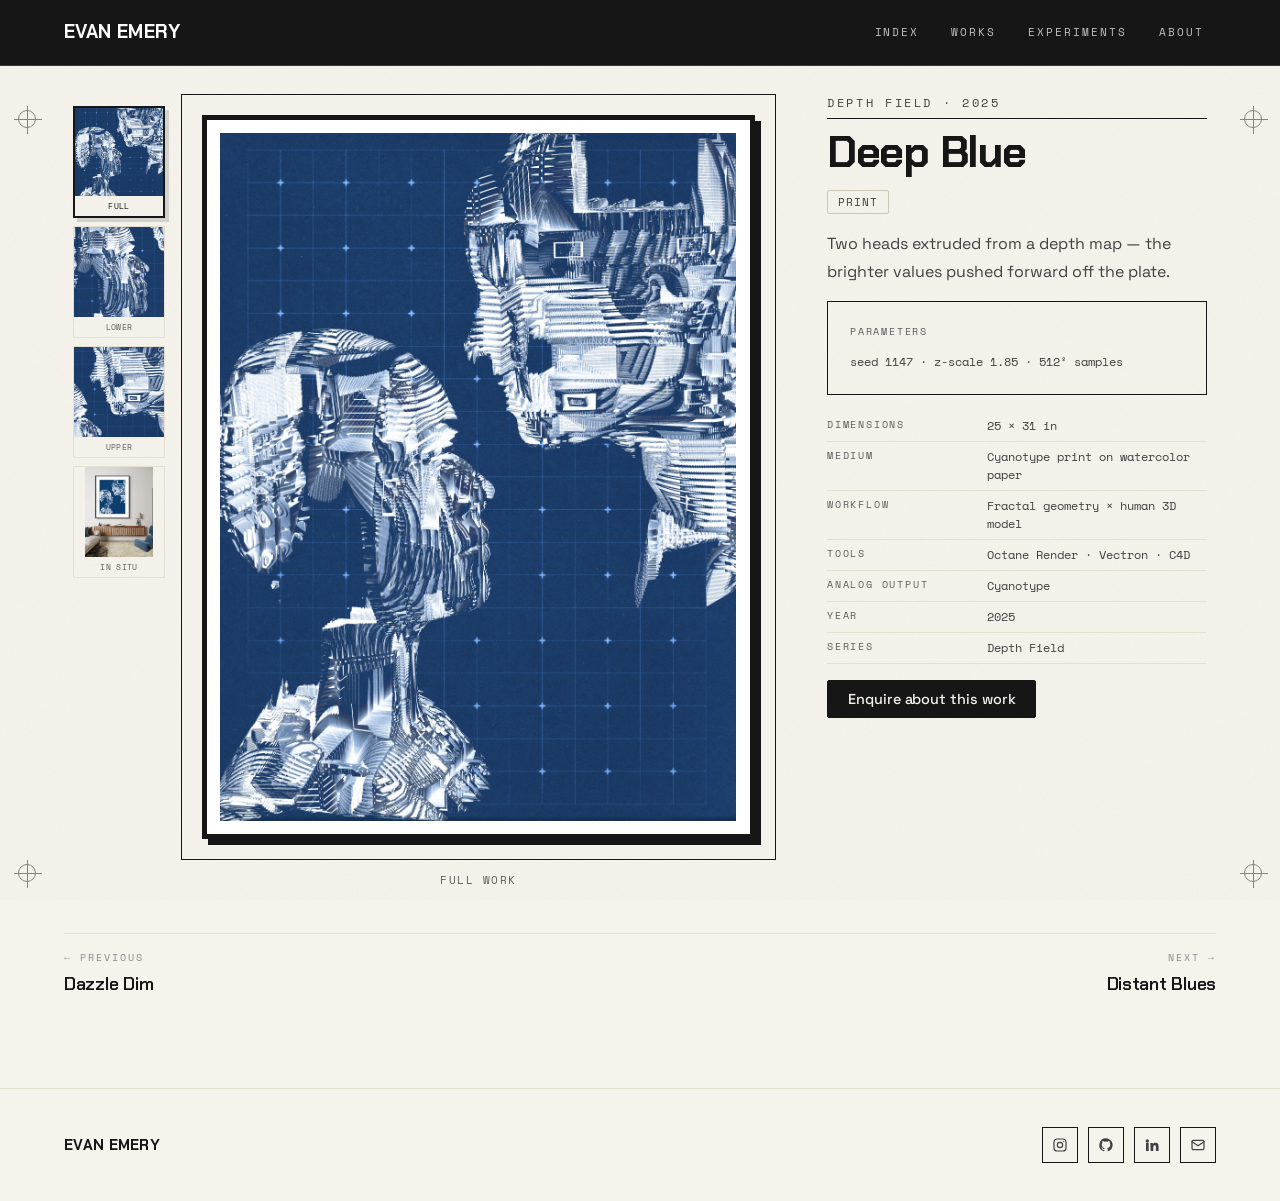
<file: work/deep-blue/index.html>
<!DOCTYPE html>
<html lang="en">
<head>
<meta charset="utf-8">
<meta name="viewport" content="width=device-width, initial-scale=1">
<title>Deep Blue, 2025 — Evan Emery</title>
<meta name="description" content="Deep Blue (2025) — Cyanotype print on watercolor paper. Two heads extruded from a depth map — the brighter values pushed forward off the plate.">
<meta name="robots" content="noindex,nofollow">
<link rel="canonical" href="https://evanemery.art/work/deep-blue/">
<meta name="theme-color" content="#f6f3ec">
<meta name="author" content="Evan Emery">
<meta property="og:type" content="website">
<meta property="og:site_name" content="Evan Emery">
<meta property="og:title" content="Deep Blue, 2025 — Evan Emery">
<meta property="og:description" content="Deep Blue (2025) — Cyanotype print on watercolor paper. Two heads extruded from a depth map — the brighter values pushed forward off the plate.">
<meta property="og:url" content="https://evanemery.art/work/deep-blue/">
<meta property="og:image" content="https://evanemery.art/assets/works/deep-blue.jpg">
<meta name="twitter:card" content="summary_large_image">
<meta name="twitter:title" content="Deep Blue, 2025 — Evan Emery">
<meta name="twitter:description" content="Deep Blue (2025) — Cyanotype print on watercolor paper. Two heads extruded from a depth map — the brighter values pushed forward off the plate.">
<meta name="twitter:image" content="https://evanemery.art/assets/works/deep-blue.jpg">
<link rel="icon" href="../../favicon.svg" type="image/svg+xml">
<link rel="stylesheet" href="../../css/tokens/fonts.css">
<link rel="stylesheet" href="../../css/tokens/colors.css">
<link rel="stylesheet" href="../../css/tokens/typography.css">
<link rel="stylesheet" href="../../css/tokens/spacing.css">
<link rel="stylesheet" href="../../css/tokens/effects.css">
<link rel="stylesheet" href="../../css/site.css?v=mu9yuxo8">
<link rel="preload" href="../../assets/fonts/ChakraPetch-700n.woff2" as="font" type="font/woff2" crossorigin>
<link rel="preload" href="../../assets/fonts/SpaceGrotesk-400n.woff2" as="font" type="font/woff2" crossorigin>
<link rel="preload" href="../../assets/fonts/SpaceMono-400n.woff2" as="font" type="font/woff2" crossorigin>
<script type="application/ld+json">{"@context":"https://schema.org","@type":"VisualArtwork","name":"Deep Blue","creator":{"@type":"Person","name":"Evan Emery","url":"https://evanemery.art"},"dateCreated":"2025","artMedium":"Cyanotype print on watercolor paper","artform":"Print","description":"Two heads extruded from a depth map — the brighter values pushed forward off the plate.","image":"https://evanemery.art/assets/works/deep-blue.jpg","url":"https://evanemery.art/work/deep-blue/"}</script>
</head>
<body>
<a class="ee-skip" href="#ee-main">Skip to content</a>
<div class="ee-page" data-ee-shell data-frame="black" data-wall="plaster" data-bg="paper">
  <div id="ee-paper-tex" aria-hidden="true"></div>
  <div id="ee-progress" aria-hidden="true"></div>
  <div id="ee-grain" aria-hidden="true"></div>
  <div id="ee-frame" aria-hidden="true"><span class="reg tl"></span><span class="reg tr"></span><span class="reg bl"></span><span class="reg br"></span></div>
  <header id="ee-nav" data-nav="ink" data-scrolled="0">
    <div class="ee-navbar">
      <a class="ee-brand" href="../../">Evan Emery</a>
      <nav aria-label="Primary">
        <a class="ee-navlink ee-navlink--home" href="../../#/home">Index</a>
        <a class="ee-navlink" href="../../#/works">Works</a>
        <a class="ee-navlink" href="../../#/experiments">Experiments</a>
        <a class="ee-navlink" href="../../#/about">About</a>
      </nav>
    </div>
  </header>
  <main class="ee-main ee-sec" id="ee-main">

    <div class="ee-work">
      <div data-reveal>
        <div class="ee-work-stage" style="--work-ar:0.7500">
          <div class="ee-work-plate" id="ee-plate">
            <img id="ee-plate-img" src="../../assets/works/deep-blue.jpg" alt="Deep Blue, 2025 — Cyanotype print on watercolor paper" decoding="async" width="2250" height="3000">
          </div>
          <div class="ee-work-crop" id="ee-crop" hidden></div>
        </div>
        <div class="ee-mono" id="ee-focus-caption" style="margin-top:12px;text-align:center">Full work</div>
        <div class="ee-focusrow" role="group" aria-label="Views of this work">
          <button type="button" class="ee-focusbtn" aria-pressed="true"
                  data-focus="0" data-img="../../assets/works/deep-blue.jpg" data-size="contain" data-pos="center" data-label="Full work">
            <span class="th" style="background-image:url('../../assets/works/deep-blue.jpg');background-size:cover;background-position:center"></span>
            <span class="cap">Full</span>
          </button>
          <button type="button" class="ee-focusbtn" aria-pressed="false"
                  data-focus="1" data-img="../../assets/works/deep-blue.jpg" data-size="220%" data-pos="28% 55%" data-label="Detail — Lower">
            <span class="th" style="background-image:url('../../assets/works/deep-blue.jpg');background-size:220%;background-position:28% 55%"></span>
            <span class="cap">Lower</span>
          </button>
          <button type="button" class="ee-focusbtn" aria-pressed="false"
                  data-focus="2" data-img="../../assets/works/deep-blue.jpg" data-size="220%" data-pos="72% 30%" data-label="Detail — Upper">
            <span class="th" style="background-image:url('../../assets/works/deep-blue.jpg');background-size:220%;background-position:72% 30%"></span>
            <span class="cap">Upper</span>
          </button>
          <button type="button" class="ee-focusbtn" aria-pressed="false"
                  data-focus="3" data-img="../../assets/works/mockups/deep-blue.webp" data-size="contain" data-pos="center" data-label="In situ">
            <span class="th" style="background-image:url('../../assets/works/mockups/deep-blue.webp');background-size:contain;background-position:center"></span>
            <span class="cap">In situ</span>
          </button>
        </div>
      </div>

      <div class="ee-work-record" data-reveal>
        <div class="ee-work-head ee-stack" style="gap:var(--sp-3)">
          <div class="ee-speclabel">Depth Field · 2025</div>
          <h1 class="ee-h1" style="font-size:clamp(30px,3.4vw,50px)">Deep Blue</h1>
        </div>
        <div class="ee-work-rest ee-stack" style="gap:var(--sp-4)">
        <div class="ee-chiprow"><span class="ee-tag ee-tag--outline">Print</span></div>
        <p class="ee-body">Two heads extruded from a depth map — the brighter values pushed forward off the plate.</p>
        <div class="ee-datasheet"><div class="hd">Parameters</div><div>seed 1147 · z-scale 1.85 · 512² samples</div></div>
        <table class="ee-spec">
          <caption class="ee-sr">Specifications for Deep Blue</caption>
          <tbody>
            <tr><th scope="row">Dimensions</th><td>25 × 31 in</td></tr>
            <tr><th scope="row">Medium</th><td>Cyanotype print on watercolor paper</td></tr>
            <tr><th scope="row">Workflow</th><td>Fractal geometry × human 3D model</td></tr>
            <tr><th scope="row">Tools</th><td>Octane Render · Vectron · C4D</td></tr>
            <tr><th scope="row">Analog output</th><td>Cyanotype</td></tr>
            <tr><th scope="row">Year</th><td>2025</td></tr>
            <tr><th scope="row">Series</th><td>Depth Field</td></tr>
          </tbody>
        </table>
        <div>
          <a class="ee-btn" href="mailto:evanemerydesign@gmail.com?subject=Enquiry%20%E2%80%94%20Deep%20Blue">Enquire about this work</a>
        </div>
        </div>
      </div>
    </div>

    <div class="ee-prevnext">
      <a href="../../work/dazzle-dim/"><span class="k">← Previous</span><span class="t">Dazzle Dim</span></a>
      <a href="../../work/distant-blues/"><span class="k">Next →</span><span class="t">Distant Blues</span></a>
    </div>

  </main>
  <footer class="ee-footer">
    <span class="mark">Evan Emery</span>
    <div class="links">
      <a href="https://www.instagram.com/evanemerydesign/" aria-label="Instagram" title="Instagram" target="_blank" rel="noopener"><svg viewBox="0 0 24 24" width="16" height="16" aria-hidden="true" fill="none" stroke="currentColor" stroke-width="1.8" stroke-linecap="round" stroke-linejoin="round"><rect x="3" y="3" width="18" height="18" rx="5"/><circle cx="12" cy="12" r="4"/><circle cx="17.5" cy="6.5" r="0.9" fill="currentColor" stroke="none"/></svg></a>
      <a href="https://github.com/evanemerydesign" aria-label="GitHub" title="GitHub" target="_blank" rel="noopener"><svg viewBox="0 0 24 24" width="16" height="16" aria-hidden="true" fill="currentColor"><path d="M12 2a10 10 0 0 0-3.16 19.49c.5.09.68-.22.68-.48v-1.7c-2.78.6-3.37-1.34-3.37-1.34-.45-1.15-1.11-1.46-1.11-1.46-.91-.62.07-.61.07-.61 1 .07 1.53 1.03 1.53 1.03.9 1.53 2.35 1.09 2.92.83.09-.65.35-1.09.63-1.34-2.22-.25-4.56-1.11-4.56-4.94 0-1.09.39-1.98 1.03-2.68-.1-.25-.45-1.27.1-2.64 0 0 .84-.27 2.75 1.02a9.58 9.58 0 0 1 5 0c1.91-1.29 2.75-1.02 2.75-1.02.55 1.37.2 2.39.1 2.64.64.7 1.03 1.59 1.03 2.68 0 3.84-2.34 4.68-4.57 4.93.36.31.68.92.68 1.85v2.75c0 .27.18.58.69.48A10 10 0 0 0 12 2z"/></svg></a>
      <a href="https://www.linkedin.com/in/evan-emery-2021/" aria-label="LinkedIn" title="LinkedIn" target="_blank" rel="noopener"><svg viewBox="0 0 24 24" width="16" height="16" aria-hidden="true" fill="currentColor"><path d="M4.98 3.5a2.5 2.5 0 1 1 0 5 2.5 2.5 0 0 1 0-5zM3 9h4v12H3zM9.5 9h3.8v1.7h.05c.53-1 1.83-2.05 3.77-2.05 4.03 0 4.78 2.65 4.78 6.1V21h-4v-5.5c0-1.3-.02-3-1.83-3-1.83 0-2.1 1.43-2.1 2.9V21h-4z"/></svg></a>
      <a href="mailto:evanemerydesign@gmail.com" aria-label="Email" title="Email"><svg viewBox="0 0 24 24" width="16" height="16" aria-hidden="true" fill="none" stroke="currentColor" stroke-width="1.8" stroke-linecap="round" stroke-linejoin="round"><rect x="3" y="5" width="18" height="14" rx="2"/><path d="m3 7 9 6 9-6"/></svg></a>
    </div>
  </footer>
</div>

<script src="../../js/works-data.js?v=mu9yuxo8"></script>
<script src="../../js/site-config.js?v=mu9yuxo8"></script>
<script src="../../js/work.js?v=mu9yuxo8"></script>
</body>
</html>
</file>
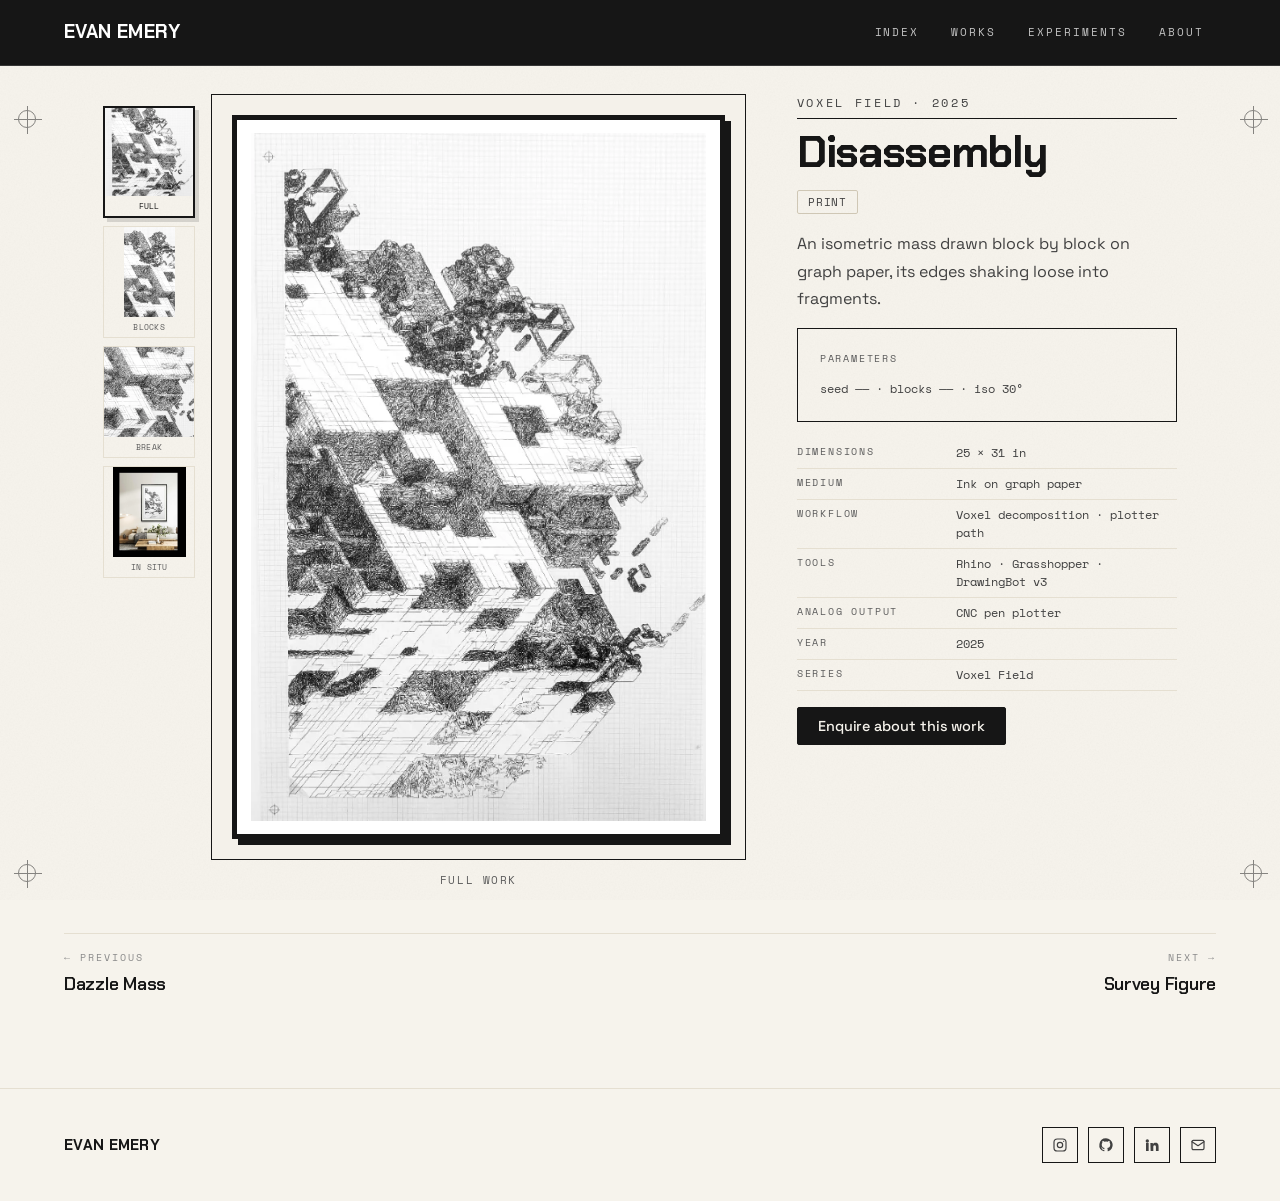
<file: work/disassembly/index.html>
<!DOCTYPE html>
<html lang="en">
<head>
<meta charset="utf-8">
<meta name="viewport" content="width=device-width, initial-scale=1">
<title>Disassembly, 2025 — Evan Emery</title>
<meta name="description" content="Disassembly (2025) — Ink on graph paper. An isometric mass drawn block by block on graph paper, its edges shaking loose into fragments.">
<meta name="robots" content="noindex,nofollow">
<link rel="canonical" href="https://evanemery.art/work/disassembly/">
<meta name="theme-color" content="#f6f3ec">
<meta name="author" content="Evan Emery">
<meta property="og:type" content="website">
<meta property="og:site_name" content="Evan Emery">
<meta property="og:title" content="Disassembly, 2025 — Evan Emery">
<meta property="og:description" content="Disassembly (2025) — Ink on graph paper. An isometric mass drawn block by block on graph paper, its edges shaking loose into fragments.">
<meta property="og:url" content="https://evanemery.art/work/disassembly/">
<meta property="og:image" content="https://evanemery.art/assets/works/new/ee-work-02-main.webp">
<meta name="twitter:card" content="summary_large_image">
<meta name="twitter:title" content="Disassembly, 2025 — Evan Emery">
<meta name="twitter:description" content="Disassembly (2025) — Ink on graph paper. An isometric mass drawn block by block on graph paper, its edges shaking loose into fragments.">
<meta name="twitter:image" content="https://evanemery.art/assets/works/new/ee-work-02-main.webp">
<link rel="icon" href="../../favicon.svg" type="image/svg+xml">
<link rel="stylesheet" href="../../css/tokens/fonts.css">
<link rel="stylesheet" href="../../css/tokens/colors.css">
<link rel="stylesheet" href="../../css/tokens/typography.css">
<link rel="stylesheet" href="../../css/tokens/spacing.css">
<link rel="stylesheet" href="../../css/tokens/effects.css">
<link rel="stylesheet" href="../../css/site.css?v=mu9yuxo8">
<link rel="preload" href="../../assets/fonts/ChakraPetch-700n.woff2" as="font" type="font/woff2" crossorigin>
<link rel="preload" href="../../assets/fonts/SpaceGrotesk-400n.woff2" as="font" type="font/woff2" crossorigin>
<link rel="preload" href="../../assets/fonts/SpaceMono-400n.woff2" as="font" type="font/woff2" crossorigin>
<script type="application/ld+json">{"@context":"https://schema.org","@type":"VisualArtwork","name":"Disassembly","creator":{"@type":"Person","name":"Evan Emery","url":"https://evanemery.art"},"dateCreated":"2025","artMedium":"Ink on graph paper","artform":"Print","description":"An isometric mass drawn block by block on graph paper, its edges shaking loose into fragments.","image":"https://evanemery.art/assets/works/new/ee-work-02-main.webp","url":"https://evanemery.art/work/disassembly/"}</script>
</head>
<body>
<a class="ee-skip" href="#ee-main">Skip to content</a>
<div class="ee-page" data-ee-shell data-frame="black" data-wall="plaster" data-bg="paper">
  <div id="ee-paper-tex" aria-hidden="true"></div>
  <div id="ee-progress" aria-hidden="true"></div>
  <div id="ee-grain" aria-hidden="true"></div>
  <div id="ee-frame" aria-hidden="true"><span class="reg tl"></span><span class="reg tr"></span><span class="reg bl"></span><span class="reg br"></span></div>
  <header id="ee-nav" data-nav="ink" data-scrolled="0">
    <div class="ee-navbar">
      <a class="ee-brand" href="../../">Evan Emery</a>
      <nav aria-label="Primary">
        <a class="ee-navlink ee-navlink--home" href="../../#/home">Index</a>
        <a class="ee-navlink" href="../../#/works">Works</a>
        <a class="ee-navlink" href="../../#/experiments">Experiments</a>
        <a class="ee-navlink" href="../../#/about">About</a>
      </nav>
    </div>
  </header>
  <main class="ee-main ee-sec" id="ee-main">

    <div class="ee-work">
      <div data-reveal>
        <div class="ee-work-stage" style="--work-ar:0.6620">
          <div class="ee-work-plate" id="ee-plate">
            <img id="ee-plate-img" src="../../assets/works/new/ee-work-02-main.webp" alt="Disassembly, 2025 — Ink on graph paper" decoding="async" width="564" height="852">
          </div>
          <div class="ee-work-crop" id="ee-crop" hidden></div>
        </div>
        <div class="ee-mono" id="ee-focus-caption" style="margin-top:12px;text-align:center">Full work</div>
        <div class="ee-focusrow" role="group" aria-label="Views of this work">
          <button type="button" class="ee-focusbtn" aria-pressed="true"
                  data-focus="0" data-img="../../assets/works/new/ee-work-02-main.webp" data-size="contain" data-pos="center" data-label="Full work">
            <span class="th" style="background-image:url('../../assets/works/new/ee-work-02-main.webp');background-size:cover;background-position:center"></span>
            <span class="cap">Full</span>
          </button>
          <button type="button" class="ee-focusbtn" aria-pressed="false"
                  data-focus="1" data-img="../../assets/works/new/ee-work-02-detail-1.webp" data-size="contain" data-pos="center" data-label="Detail — Blocks">
            <span class="th" style="background-image:url('../../assets/works/new/ee-work-02-detail-1.webp');background-size:contain;background-position:center"></span>
            <span class="cap">Blocks</span>
          </button>
          <button type="button" class="ee-focusbtn" aria-pressed="false"
                  data-focus="2" data-img="../../assets/works/new/ee-work-02-main.webp" data-size="220%" data-pos="75% 60%" data-label="Detail — Break">
            <span class="th" style="background-image:url('../../assets/works/new/ee-work-02-main.webp');background-size:220%;background-position:75% 60%"></span>
            <span class="cap">Break</span>
          </button>
          <button type="button" class="ee-focusbtn" aria-pressed="false"
                  data-focus="3" data-img="../../assets/works/new/ee-work-02-mockup.webp" data-size="contain" data-pos="center" data-label="In situ">
            <span class="th" style="background-image:url('../../assets/works/new/ee-work-02-mockup.webp');background-size:contain;background-position:center"></span>
            <span class="cap">In situ</span>
          </button>
        </div>
      </div>

      <div class="ee-work-record" data-reveal>
        <div class="ee-work-head ee-stack" style="gap:var(--sp-3)">
          <div class="ee-speclabel">Voxel Field · 2025</div>
          <h1 class="ee-h1" style="font-size:clamp(30px,3.4vw,50px)">Disassembly</h1>
        </div>
        <div class="ee-work-rest ee-stack" style="gap:var(--sp-4)">
        <div class="ee-chiprow"><span class="ee-tag ee-tag--outline">Print</span></div>
        <p class="ee-body">An isometric mass drawn block by block on graph paper, its edges shaking loose into fragments.</p>
        <div class="ee-datasheet"><div class="hd">Parameters</div><div>seed —— · blocks —— · iso 30°</div></div>
        <table class="ee-spec">
          <caption class="ee-sr">Specifications for Disassembly</caption>
          <tbody>
            <tr><th scope="row">Dimensions</th><td>25 × 31 in</td></tr>
            <tr><th scope="row">Medium</th><td>Ink on graph paper</td></tr>
            <tr><th scope="row">Workflow</th><td>Voxel decomposition · plotter path</td></tr>
            <tr><th scope="row">Tools</th><td>Rhino · Grasshopper · DrawingBot v3</td></tr>
            <tr><th scope="row">Analog output</th><td>CNC pen plotter</td></tr>
            <tr><th scope="row">Year</th><td>2025</td></tr>
            <tr><th scope="row">Series</th><td>Voxel Field</td></tr>
          </tbody>
        </table>
        <div>
          <a class="ee-btn" href="mailto:evanemerydesign@gmail.com?subject=Enquiry%20%E2%80%94%20Disassembly">Enquire about this work</a>
        </div>
        </div>
      </div>
    </div>

    <div class="ee-prevnext">
      <a href="../../work/dazzle-mass/"><span class="k">← Previous</span><span class="t">Dazzle Mass</span></a>
      <a href="../../work/survey-figure/"><span class="k">Next →</span><span class="t">Survey Figure</span></a>
    </div>

  </main>
  <footer class="ee-footer">
    <span class="mark">Evan Emery</span>
    <div class="links">
      <a href="https://www.instagram.com/evanemerydesign/" aria-label="Instagram" title="Instagram" target="_blank" rel="noopener"><svg viewBox="0 0 24 24" width="16" height="16" aria-hidden="true" fill="none" stroke="currentColor" stroke-width="1.8" stroke-linecap="round" stroke-linejoin="round"><rect x="3" y="3" width="18" height="18" rx="5"/><circle cx="12" cy="12" r="4"/><circle cx="17.5" cy="6.5" r="0.9" fill="currentColor" stroke="none"/></svg></a>
      <a href="https://github.com/evanemerydesign" aria-label="GitHub" title="GitHub" target="_blank" rel="noopener"><svg viewBox="0 0 24 24" width="16" height="16" aria-hidden="true" fill="currentColor"><path d="M12 2a10 10 0 0 0-3.16 19.49c.5.09.68-.22.68-.48v-1.7c-2.78.6-3.37-1.34-3.37-1.34-.45-1.15-1.11-1.46-1.11-1.46-.91-.62.07-.61.07-.61 1 .07 1.53 1.03 1.53 1.03.9 1.53 2.35 1.09 2.92.83.09-.65.35-1.09.63-1.34-2.22-.25-4.56-1.11-4.56-4.94 0-1.09.39-1.98 1.03-2.68-.1-.25-.45-1.27.1-2.64 0 0 .84-.27 2.75 1.02a9.58 9.58 0 0 1 5 0c1.91-1.29 2.75-1.02 2.75-1.02.55 1.37.2 2.39.1 2.64.64.7 1.03 1.59 1.03 2.68 0 3.84-2.34 4.68-4.57 4.93.36.31.68.92.68 1.85v2.75c0 .27.18.58.69.48A10 10 0 0 0 12 2z"/></svg></a>
      <a href="https://www.linkedin.com/in/evan-emery-2021/" aria-label="LinkedIn" title="LinkedIn" target="_blank" rel="noopener"><svg viewBox="0 0 24 24" width="16" height="16" aria-hidden="true" fill="currentColor"><path d="M4.98 3.5a2.5 2.5 0 1 1 0 5 2.5 2.5 0 0 1 0-5zM3 9h4v12H3zM9.5 9h3.8v1.7h.05c.53-1 1.83-2.05 3.77-2.05 4.03 0 4.78 2.65 4.78 6.1V21h-4v-5.5c0-1.3-.02-3-1.83-3-1.83 0-2.1 1.43-2.1 2.9V21h-4z"/></svg></a>
      <a href="mailto:evanemerydesign@gmail.com" aria-label="Email" title="Email"><svg viewBox="0 0 24 24" width="16" height="16" aria-hidden="true" fill="none" stroke="currentColor" stroke-width="1.8" stroke-linecap="round" stroke-linejoin="round"><rect x="3" y="5" width="18" height="14" rx="2"/><path d="m3 7 9 6 9-6"/></svg></a>
    </div>
  </footer>
</div>

<script src="../../js/works-data.js?v=mu9yuxo8"></script>
<script src="../../js/site-config.js?v=mu9yuxo8"></script>
<script src="../../js/work.js?v=mu9yuxo8"></script>
</body>
</html>
</file>
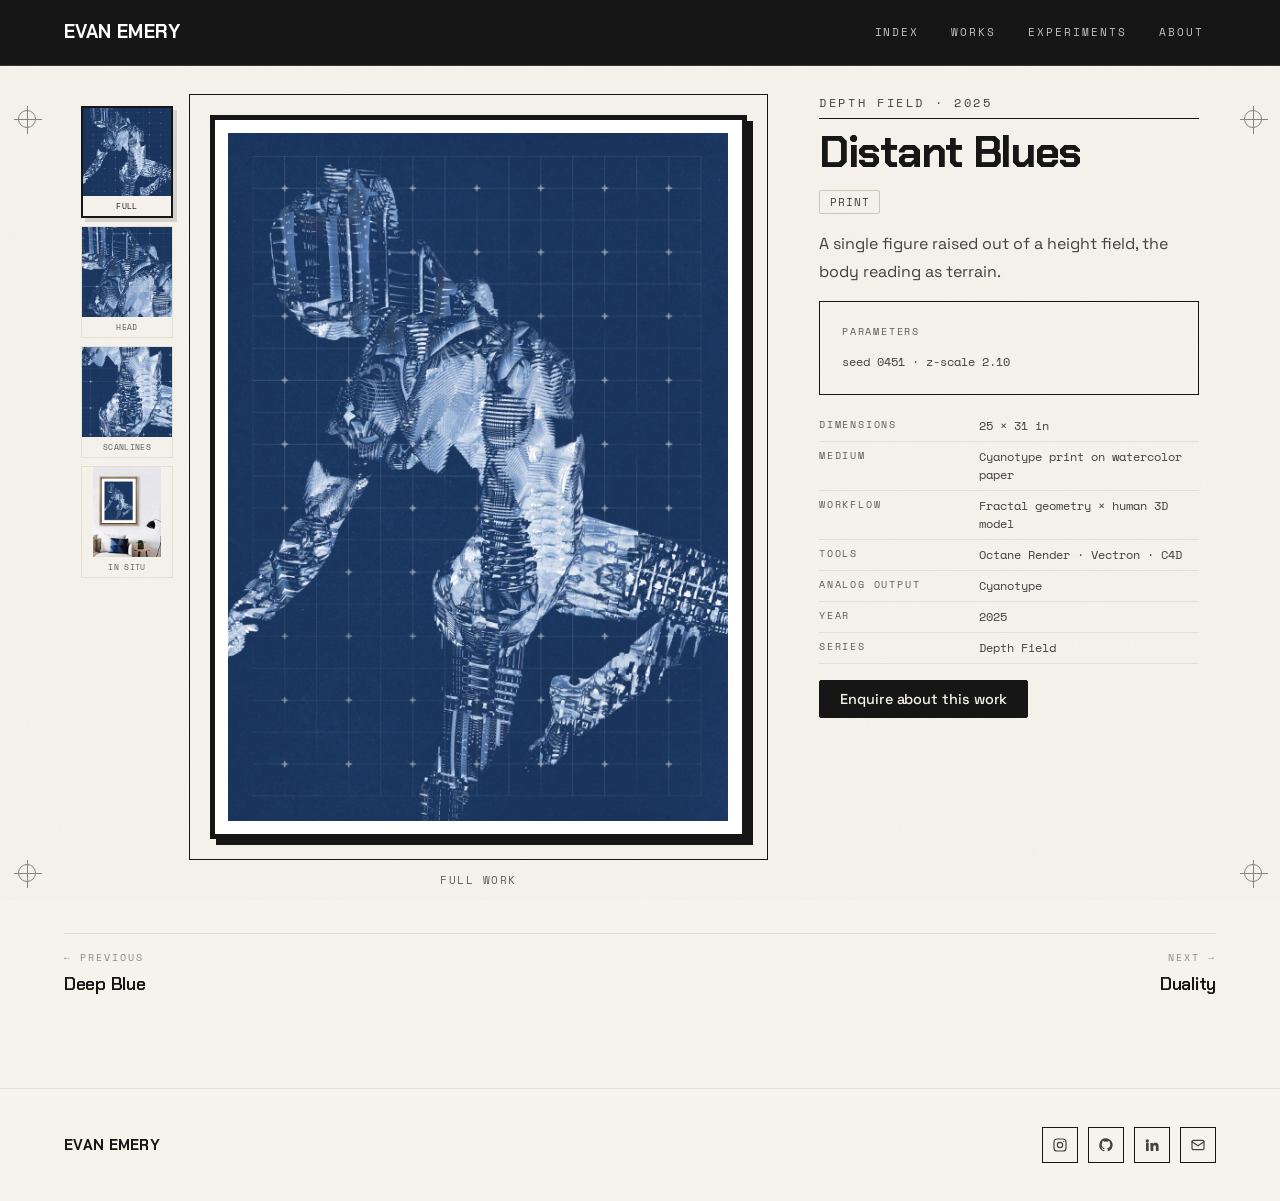
<file: work/distant-blues/index.html>
<!DOCTYPE html>
<html lang="en">
<head>
<meta charset="utf-8">
<meta name="viewport" content="width=device-width, initial-scale=1">
<title>Distant Blues, 2025 — Evan Emery</title>
<meta name="description" content="Distant Blues (2025) — Cyanotype print on watercolor paper. A single figure raised out of a height field, the body reading as terrain.">
<meta name="robots" content="noindex,nofollow">
<link rel="canonical" href="https://evanemery.art/work/distant-blues/">
<meta name="theme-color" content="#f6f3ec">
<meta name="author" content="Evan Emery">
<meta property="og:type" content="website">
<meta property="og:site_name" content="Evan Emery">
<meta property="og:title" content="Distant Blues, 2025 — Evan Emery">
<meta property="og:description" content="Distant Blues (2025) — Cyanotype print on watercolor paper. A single figure raised out of a height field, the body reading as terrain.">
<meta property="og:url" content="https://evanemery.art/work/distant-blues/">
<meta property="og:image" content="https://evanemery.art/assets/works/distant-blues.jpg">
<meta name="twitter:card" content="summary_large_image">
<meta name="twitter:title" content="Distant Blues, 2025 — Evan Emery">
<meta name="twitter:description" content="Distant Blues (2025) — Cyanotype print on watercolor paper. A single figure raised out of a height field, the body reading as terrain.">
<meta name="twitter:image" content="https://evanemery.art/assets/works/distant-blues.jpg">
<link rel="icon" href="../../favicon.svg" type="image/svg+xml">
<link rel="stylesheet" href="../../css/tokens/fonts.css">
<link rel="stylesheet" href="../../css/tokens/colors.css">
<link rel="stylesheet" href="../../css/tokens/typography.css">
<link rel="stylesheet" href="../../css/tokens/spacing.css">
<link rel="stylesheet" href="../../css/tokens/effects.css">
<link rel="stylesheet" href="../../css/site.css?v=mu9yuxo8">
<link rel="preload" href="../../assets/fonts/ChakraPetch-700n.woff2" as="font" type="font/woff2" crossorigin>
<link rel="preload" href="../../assets/fonts/SpaceGrotesk-400n.woff2" as="font" type="font/woff2" crossorigin>
<link rel="preload" href="../../assets/fonts/SpaceMono-400n.woff2" as="font" type="font/woff2" crossorigin>
<script type="application/ld+json">{"@context":"https://schema.org","@type":"VisualArtwork","name":"Distant Blues","creator":{"@type":"Person","name":"Evan Emery","url":"https://evanemery.art"},"dateCreated":"2025","artMedium":"Cyanotype print on watercolor paper","artform":"Print","description":"A single figure raised out of a height field, the body reading as terrain.","image":"https://evanemery.art/assets/works/distant-blues.jpg","url":"https://evanemery.art/work/distant-blues/"}</script>
</head>
<body>
<a class="ee-skip" href="#ee-main">Skip to content</a>
<div class="ee-page" data-ee-shell data-frame="black" data-wall="plaster" data-bg="paper">
  <div id="ee-paper-tex" aria-hidden="true"></div>
  <div id="ee-progress" aria-hidden="true"></div>
  <div id="ee-grain" aria-hidden="true"></div>
  <div id="ee-frame" aria-hidden="true"><span class="reg tl"></span><span class="reg tr"></span><span class="reg bl"></span><span class="reg br"></span></div>
  <header id="ee-nav" data-nav="ink" data-scrolled="0">
    <div class="ee-navbar">
      <a class="ee-brand" href="../../">Evan Emery</a>
      <nav aria-label="Primary">
        <a class="ee-navlink ee-navlink--home" href="../../#/home">Index</a>
        <a class="ee-navlink" href="../../#/works">Works</a>
        <a class="ee-navlink" href="../../#/experiments">Experiments</a>
        <a class="ee-navlink" href="../../#/about">About</a>
      </nav>
    </div>
  </header>
  <main class="ee-main ee-sec" id="ee-main">

    <div class="ee-work">
      <div data-reveal>
        <div class="ee-work-stage" style="--work-ar:0.7267">
          <div class="ee-work-plate" id="ee-plate">
            <img id="ee-plate-img" src="../../assets/works/distant-blues.jpg" alt="Distant Blues, 2025 — Cyanotype print on watercolor paper" decoding="async" width="2180" height="3000">
          </div>
          <div class="ee-work-crop" id="ee-crop" hidden></div>
        </div>
        <div class="ee-mono" id="ee-focus-caption" style="margin-top:12px;text-align:center">Full work</div>
        <div class="ee-focusrow" role="group" aria-label="Views of this work">
          <button type="button" class="ee-focusbtn" aria-pressed="true"
                  data-focus="0" data-img="../../assets/works/distant-blues.jpg" data-size="contain" data-pos="center" data-label="Full work">
            <span class="th" style="background-image:url('../../assets/works/distant-blues.jpg');background-size:cover;background-position:center"></span>
            <span class="cap">Full</span>
          </button>
          <button type="button" class="ee-focusbtn" aria-pressed="false"
                  data-focus="1" data-img="../../assets/works/distant-blues.jpg" data-size="230%" data-pos="30% 22%" data-label="Detail — Head">
            <span class="th" style="background-image:url('../../assets/works/distant-blues.jpg');background-size:230%;background-position:30% 22%"></span>
            <span class="cap">Head</span>
          </button>
          <button type="button" class="ee-focusbtn" aria-pressed="false"
                  data-focus="2" data-img="../../assets/works/distant-blues.jpg" data-size="230%" data-pos="58% 62%" data-label="Detail — Scanlines">
            <span class="th" style="background-image:url('../../assets/works/distant-blues.jpg');background-size:230%;background-position:58% 62%"></span>
            <span class="cap">Scanlines</span>
          </button>
          <button type="button" class="ee-focusbtn" aria-pressed="false"
                  data-focus="3" data-img="../../assets/works/mockups/distant-blues.webp" data-size="contain" data-pos="center" data-label="In situ">
            <span class="th" style="background-image:url('../../assets/works/mockups/distant-blues.webp');background-size:contain;background-position:center"></span>
            <span class="cap">In situ</span>
          </button>
        </div>
      </div>

      <div class="ee-work-record" data-reveal>
        <div class="ee-work-head ee-stack" style="gap:var(--sp-3)">
          <div class="ee-speclabel">Depth Field · 2025</div>
          <h1 class="ee-h1" style="font-size:clamp(30px,3.4vw,50px)">Distant Blues</h1>
        </div>
        <div class="ee-work-rest ee-stack" style="gap:var(--sp-4)">
        <div class="ee-chiprow"><span class="ee-tag ee-tag--outline">Print</span></div>
        <p class="ee-body">A single figure raised out of a height field, the body reading as terrain.</p>
        <div class="ee-datasheet"><div class="hd">Parameters</div><div>seed 0451 · z-scale 2.10</div></div>
        <table class="ee-spec">
          <caption class="ee-sr">Specifications for Distant Blues</caption>
          <tbody>
            <tr><th scope="row">Dimensions</th><td>25 × 31 in</td></tr>
            <tr><th scope="row">Medium</th><td>Cyanotype print on watercolor paper</td></tr>
            <tr><th scope="row">Workflow</th><td>Fractal geometry × human 3D model</td></tr>
            <tr><th scope="row">Tools</th><td>Octane Render · Vectron · C4D</td></tr>
            <tr><th scope="row">Analog output</th><td>Cyanotype</td></tr>
            <tr><th scope="row">Year</th><td>2025</td></tr>
            <tr><th scope="row">Series</th><td>Depth Field</td></tr>
          </tbody>
        </table>
        <div>
          <a class="ee-btn" href="mailto:evanemerydesign@gmail.com?subject=Enquiry%20%E2%80%94%20Distant%20Blues">Enquire about this work</a>
        </div>
        </div>
      </div>
    </div>

    <div class="ee-prevnext">
      <a href="../../work/deep-blue/"><span class="k">← Previous</span><span class="t">Deep Blue</span></a>
      <a href="../../work/duality/"><span class="k">Next →</span><span class="t">Duality</span></a>
    </div>

  </main>
  <footer class="ee-footer">
    <span class="mark">Evan Emery</span>
    <div class="links">
      <a href="https://www.instagram.com/evanemerydesign/" aria-label="Instagram" title="Instagram" target="_blank" rel="noopener"><svg viewBox="0 0 24 24" width="16" height="16" aria-hidden="true" fill="none" stroke="currentColor" stroke-width="1.8" stroke-linecap="round" stroke-linejoin="round"><rect x="3" y="3" width="18" height="18" rx="5"/><circle cx="12" cy="12" r="4"/><circle cx="17.5" cy="6.5" r="0.9" fill="currentColor" stroke="none"/></svg></a>
      <a href="https://github.com/evanemerydesign" aria-label="GitHub" title="GitHub" target="_blank" rel="noopener"><svg viewBox="0 0 24 24" width="16" height="16" aria-hidden="true" fill="currentColor"><path d="M12 2a10 10 0 0 0-3.16 19.49c.5.09.68-.22.68-.48v-1.7c-2.78.6-3.37-1.34-3.37-1.34-.45-1.15-1.11-1.46-1.11-1.46-.91-.62.07-.61.07-.61 1 .07 1.53 1.03 1.53 1.03.9 1.53 2.35 1.09 2.92.83.09-.65.35-1.09.63-1.34-2.22-.25-4.56-1.11-4.56-4.94 0-1.09.39-1.98 1.03-2.68-.1-.25-.45-1.27.1-2.64 0 0 .84-.27 2.75 1.02a9.58 9.58 0 0 1 5 0c1.91-1.29 2.75-1.02 2.75-1.02.55 1.37.2 2.39.1 2.64.64.7 1.03 1.59 1.03 2.68 0 3.84-2.34 4.68-4.57 4.93.36.31.68.92.68 1.85v2.75c0 .27.18.58.69.48A10 10 0 0 0 12 2z"/></svg></a>
      <a href="https://www.linkedin.com/in/evan-emery-2021/" aria-label="LinkedIn" title="LinkedIn" target="_blank" rel="noopener"><svg viewBox="0 0 24 24" width="16" height="16" aria-hidden="true" fill="currentColor"><path d="M4.98 3.5a2.5 2.5 0 1 1 0 5 2.5 2.5 0 0 1 0-5zM3 9h4v12H3zM9.5 9h3.8v1.7h.05c.53-1 1.83-2.05 3.77-2.05 4.03 0 4.78 2.65 4.78 6.1V21h-4v-5.5c0-1.3-.02-3-1.83-3-1.83 0-2.1 1.43-2.1 2.9V21h-4z"/></svg></a>
      <a href="mailto:evanemerydesign@gmail.com" aria-label="Email" title="Email"><svg viewBox="0 0 24 24" width="16" height="16" aria-hidden="true" fill="none" stroke="currentColor" stroke-width="1.8" stroke-linecap="round" stroke-linejoin="round"><rect x="3" y="5" width="18" height="14" rx="2"/><path d="m3 7 9 6 9-6"/></svg></a>
    </div>
  </footer>
</div>

<script src="../../js/works-data.js?v=mu9yuxo8"></script>
<script src="../../js/site-config.js?v=mu9yuxo8"></script>
<script src="../../js/work.js?v=mu9yuxo8"></script>
</body>
</html>
</file>
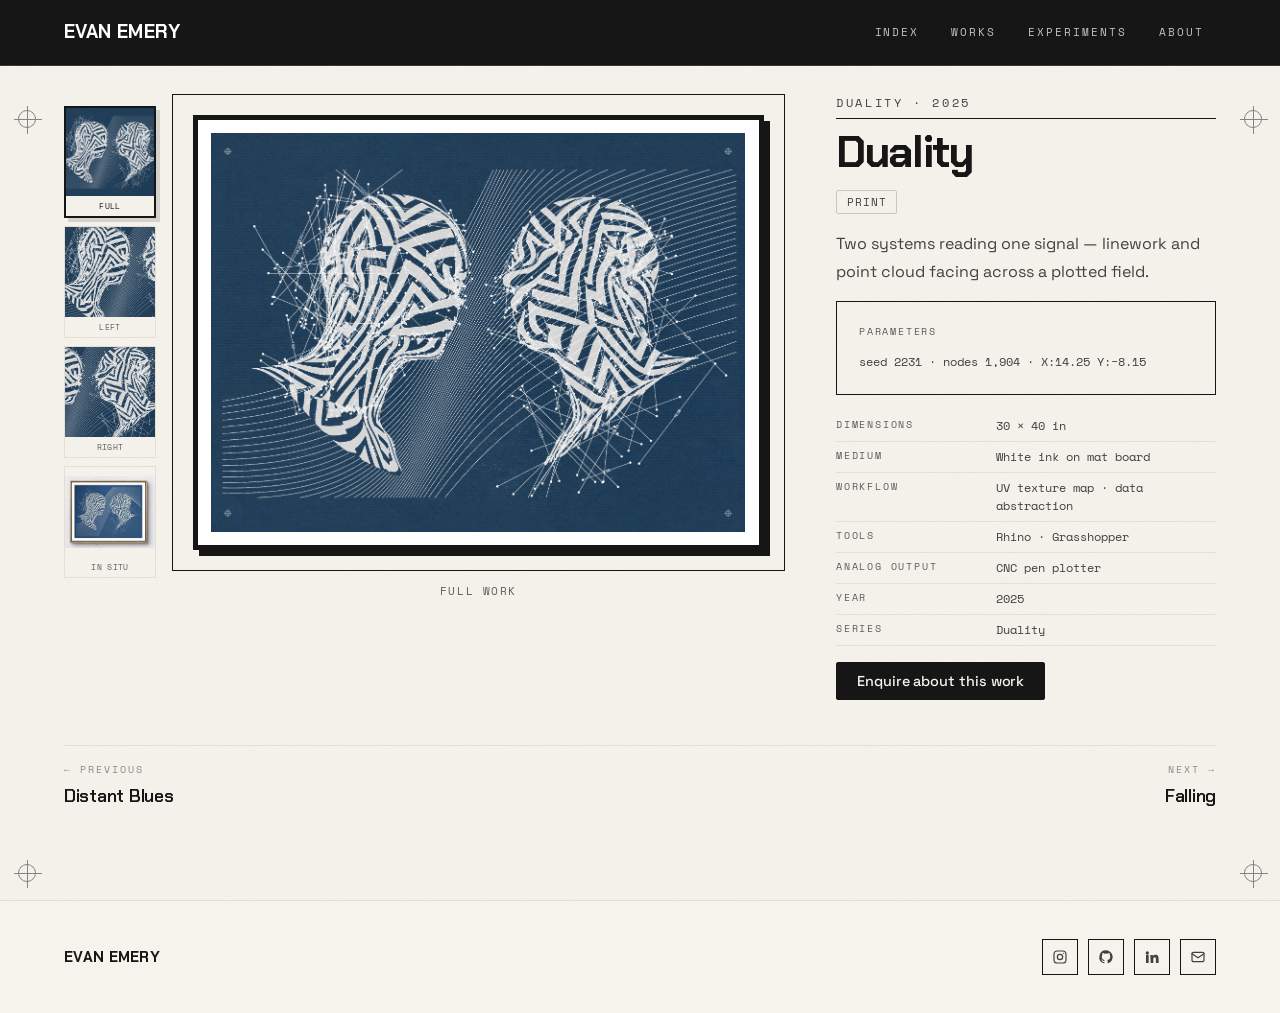
<file: work/duality/index.html>
<!DOCTYPE html>
<html lang="en">
<head>
<meta charset="utf-8">
<meta name="viewport" content="width=device-width, initial-scale=1">
<title>Duality, 2025 — Evan Emery</title>
<meta name="description" content="Duality (2025) — White ink on mat board. Two systems reading one signal — linework and point cloud facing across a plotted field.">
<meta name="robots" content="noindex,nofollow">
<link rel="canonical" href="https://evanemery.art/work/duality/">
<meta name="theme-color" content="#f6f3ec">
<meta name="author" content="Evan Emery">
<meta property="og:type" content="website">
<meta property="og:site_name" content="Evan Emery">
<meta property="og:title" content="Duality, 2025 — Evan Emery">
<meta property="og:description" content="Duality (2025) — White ink on mat board. Two systems reading one signal — linework and point cloud facing across a plotted field.">
<meta property="og:url" content="https://evanemery.art/work/duality/">
<meta property="og:image" content="https://evanemery.art/assets/works/duality.jpg">
<meta name="twitter:card" content="summary_large_image">
<meta name="twitter:title" content="Duality, 2025 — Evan Emery">
<meta name="twitter:description" content="Duality (2025) — White ink on mat board. Two systems reading one signal — linework and point cloud facing across a plotted field.">
<meta name="twitter:image" content="https://evanemery.art/assets/works/duality.jpg">
<link rel="icon" href="../../favicon.svg" type="image/svg+xml">
<link rel="stylesheet" href="../../css/tokens/fonts.css">
<link rel="stylesheet" href="../../css/tokens/colors.css">
<link rel="stylesheet" href="../../css/tokens/typography.css">
<link rel="stylesheet" href="../../css/tokens/spacing.css">
<link rel="stylesheet" href="../../css/tokens/effects.css">
<link rel="stylesheet" href="../../css/site.css?v=mu9yuxo8">
<link rel="preload" href="../../assets/fonts/ChakraPetch-700n.woff2" as="font" type="font/woff2" crossorigin>
<link rel="preload" href="../../assets/fonts/SpaceGrotesk-400n.woff2" as="font" type="font/woff2" crossorigin>
<link rel="preload" href="../../assets/fonts/SpaceMono-400n.woff2" as="font" type="font/woff2" crossorigin>
<script type="application/ld+json">{"@context":"https://schema.org","@type":"VisualArtwork","name":"Duality","creator":{"@type":"Person","name":"Evan Emery","url":"https://evanemery.art"},"dateCreated":"2025","artMedium":"White ink on mat board","artform":"Print","description":"Two systems reading one signal — linework and point cloud facing across a plotted field.","image":"https://evanemery.art/assets/works/duality.jpg","url":"https://evanemery.art/work/duality/"}</script>
</head>
<body>
<a class="ee-skip" href="#ee-main">Skip to content</a>
<div class="ee-page" data-ee-shell data-frame="black" data-wall="plaster" data-bg="paper">
  <div id="ee-paper-tex" aria-hidden="true"></div>
  <div id="ee-progress" aria-hidden="true"></div>
  <div id="ee-grain" aria-hidden="true"></div>
  <div id="ee-frame" aria-hidden="true"><span class="reg tl"></span><span class="reg tr"></span><span class="reg bl"></span><span class="reg br"></span></div>
  <header id="ee-nav" data-nav="ink" data-scrolled="0">
    <div class="ee-navbar">
      <a class="ee-brand" href="../../">Evan Emery</a>
      <nav aria-label="Primary">
        <a class="ee-navlink ee-navlink--home" href="../../#/home">Index</a>
        <a class="ee-navlink" href="../../#/works">Works</a>
        <a class="ee-navlink" href="../../#/experiments">Experiments</a>
        <a class="ee-navlink" href="../../#/about">About</a>
      </nav>
    </div>
  </header>
  <main class="ee-main ee-sec" id="ee-main">

    <div class="ee-work">
      <div data-reveal>
        <div class="ee-work-stage" style="--work-ar:1.3369">
          <div class="ee-work-plate" id="ee-plate">
            <img id="ee-plate-img" src="../../assets/works/duality.jpg" alt="Duality, 2025 — White ink on mat board" decoding="async" width="2222" height="1662">
          </div>
          <div class="ee-work-crop" id="ee-crop" hidden></div>
        </div>
        <div class="ee-mono" id="ee-focus-caption" style="margin-top:12px;text-align:center">Full work</div>
        <div class="ee-focusrow" role="group" aria-label="Views of this work">
          <button type="button" class="ee-focusbtn" aria-pressed="true"
                  data-focus="0" data-img="../../assets/works/duality.jpg" data-size="contain" data-pos="center" data-label="Full work">
            <span class="th" style="background-image:url('../../assets/works/duality.jpg');background-size:cover;background-position:center"></span>
            <span class="cap">Full</span>
          </button>
          <button type="button" class="ee-focusbtn" aria-pressed="false"
                  data-focus="1" data-img="../../assets/works/duality.jpg" data-size="210%" data-pos="26% 45%" data-label="Detail — Left">
            <span class="th" style="background-image:url('../../assets/works/duality.jpg');background-size:210%;background-position:26% 45%"></span>
            <span class="cap">Left</span>
          </button>
          <button type="button" class="ee-focusbtn" aria-pressed="false"
                  data-focus="2" data-img="../../assets/works/duality.jpg" data-size="210%" data-pos="74% 45%" data-label="Detail — Right">
            <span class="th" style="background-image:url('../../assets/works/duality.jpg');background-size:210%;background-position:74% 45%"></span>
            <span class="cap">Right</span>
          </button>
          <button type="button" class="ee-focusbtn" aria-pressed="false"
                  data-focus="3" data-img="../../assets/works/mockups/duality.webp" data-size="contain" data-pos="center" data-label="In situ">
            <span class="th" style="background-image:url('../../assets/works/mockups/duality.webp');background-size:contain;background-position:center"></span>
            <span class="cap">In situ</span>
          </button>
        </div>
      </div>

      <div class="ee-work-record" data-reveal>
        <div class="ee-work-head ee-stack" style="gap:var(--sp-3)">
          <div class="ee-speclabel">Duality · 2025</div>
          <h1 class="ee-h1" style="font-size:clamp(30px,3.4vw,50px)">Duality</h1>
        </div>
        <div class="ee-work-rest ee-stack" style="gap:var(--sp-4)">
        <div class="ee-chiprow"><span class="ee-tag ee-tag--outline">Print</span></div>
        <p class="ee-body">Two systems reading one signal — linework and point cloud facing across a plotted field.</p>
        <div class="ee-datasheet"><div class="hd">Parameters</div><div>seed 2231 · nodes 1,904 · X:14.25 Y:−8.15</div></div>
        <table class="ee-spec">
          <caption class="ee-sr">Specifications for Duality</caption>
          <tbody>
            <tr><th scope="row">Dimensions</th><td>30 × 40 in</td></tr>
            <tr><th scope="row">Medium</th><td>White ink on mat board</td></tr>
            <tr><th scope="row">Workflow</th><td>UV texture map · data abstraction</td></tr>
            <tr><th scope="row">Tools</th><td>Rhino · Grasshopper</td></tr>
            <tr><th scope="row">Analog output</th><td>CNC pen plotter</td></tr>
            <tr><th scope="row">Year</th><td>2025</td></tr>
            <tr><th scope="row">Series</th><td>Duality</td></tr>
          </tbody>
        </table>
        <div>
          <a class="ee-btn" href="mailto:evanemerydesign@gmail.com?subject=Enquiry%20%E2%80%94%20Duality">Enquire about this work</a>
        </div>
        </div>
      </div>
    </div>

    <div class="ee-prevnext">
      <a href="../../work/distant-blues/"><span class="k">← Previous</span><span class="t">Distant Blues</span></a>
      <a href="../../work/falling/"><span class="k">Next →</span><span class="t">Falling</span></a>
    </div>

  </main>
  <footer class="ee-footer">
    <span class="mark">Evan Emery</span>
    <div class="links">
      <a href="https://www.instagram.com/evanemerydesign/" aria-label="Instagram" title="Instagram" target="_blank" rel="noopener"><svg viewBox="0 0 24 24" width="16" height="16" aria-hidden="true" fill="none" stroke="currentColor" stroke-width="1.8" stroke-linecap="round" stroke-linejoin="round"><rect x="3" y="3" width="18" height="18" rx="5"/><circle cx="12" cy="12" r="4"/><circle cx="17.5" cy="6.5" r="0.9" fill="currentColor" stroke="none"/></svg></a>
      <a href="https://github.com/evanemerydesign" aria-label="GitHub" title="GitHub" target="_blank" rel="noopener"><svg viewBox="0 0 24 24" width="16" height="16" aria-hidden="true" fill="currentColor"><path d="M12 2a10 10 0 0 0-3.16 19.49c.5.09.68-.22.68-.48v-1.7c-2.78.6-3.37-1.34-3.37-1.34-.45-1.15-1.11-1.46-1.11-1.46-.91-.62.07-.61.07-.61 1 .07 1.53 1.03 1.53 1.03.9 1.53 2.35 1.09 2.92.83.09-.65.35-1.09.63-1.34-2.22-.25-4.56-1.11-4.56-4.94 0-1.09.39-1.98 1.03-2.68-.1-.25-.45-1.27.1-2.64 0 0 .84-.27 2.75 1.02a9.58 9.58 0 0 1 5 0c1.91-1.29 2.75-1.02 2.75-1.02.55 1.37.2 2.39.1 2.64.64.7 1.03 1.59 1.03 2.68 0 3.84-2.34 4.68-4.57 4.93.36.31.68.92.68 1.85v2.75c0 .27.18.58.69.48A10 10 0 0 0 12 2z"/></svg></a>
      <a href="https://www.linkedin.com/in/evan-emery-2021/" aria-label="LinkedIn" title="LinkedIn" target="_blank" rel="noopener"><svg viewBox="0 0 24 24" width="16" height="16" aria-hidden="true" fill="currentColor"><path d="M4.98 3.5a2.5 2.5 0 1 1 0 5 2.5 2.5 0 0 1 0-5zM3 9h4v12H3zM9.5 9h3.8v1.7h.05c.53-1 1.83-2.05 3.77-2.05 4.03 0 4.78 2.65 4.78 6.1V21h-4v-5.5c0-1.3-.02-3-1.83-3-1.83 0-2.1 1.43-2.1 2.9V21h-4z"/></svg></a>
      <a href="mailto:evanemerydesign@gmail.com" aria-label="Email" title="Email"><svg viewBox="0 0 24 24" width="16" height="16" aria-hidden="true" fill="none" stroke="currentColor" stroke-width="1.8" stroke-linecap="round" stroke-linejoin="round"><rect x="3" y="5" width="18" height="14" rx="2"/><path d="m3 7 9 6 9-6"/></svg></a>
    </div>
  </footer>
</div>

<script src="../../js/works-data.js?v=mu9yuxo8"></script>
<script src="../../js/site-config.js?v=mu9yuxo8"></script>
<script src="../../js/work.js?v=mu9yuxo8"></script>
</body>
</html>
</file>
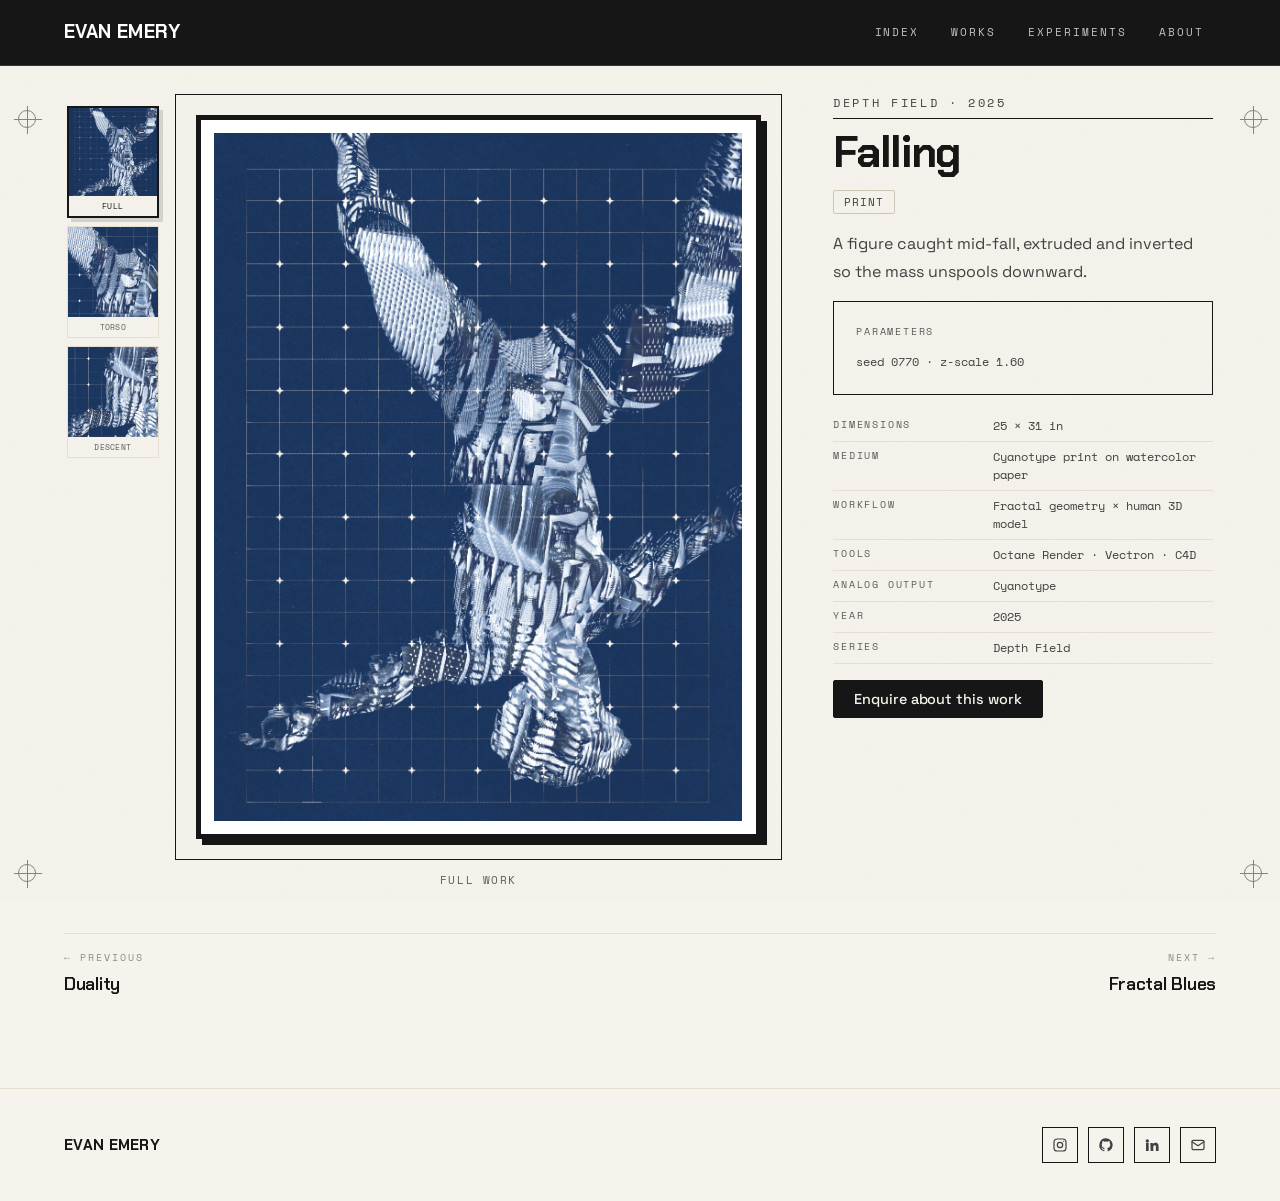
<file: work/falling/index.html>
<!DOCTYPE html>
<html lang="en">
<head>
<meta charset="utf-8">
<meta name="viewport" content="width=device-width, initial-scale=1">
<title>Falling, 2025 — Evan Emery</title>
<meta name="description" content="Falling (2025) — Cyanotype print on watercolor paper. A figure caught mid-fall, extruded and inverted so the mass unspools downward.">
<meta name="robots" content="noindex,nofollow">
<link rel="canonical" href="https://evanemery.art/work/falling/">
<meta name="theme-color" content="#f6f3ec">
<meta name="author" content="Evan Emery">
<meta property="og:type" content="website">
<meta property="og:site_name" content="Evan Emery">
<meta property="og:title" content="Falling, 2025 — Evan Emery">
<meta property="og:description" content="Falling (2025) — Cyanotype print on watercolor paper. A figure caught mid-fall, extruded and inverted so the mass unspools downward.">
<meta property="og:url" content="https://evanemery.art/work/falling/">
<meta property="og:image" content="https://evanemery.art/assets/works/falling.jpg">
<meta name="twitter:card" content="summary_large_image">
<meta name="twitter:title" content="Falling, 2025 — Evan Emery">
<meta name="twitter:description" content="Falling (2025) — Cyanotype print on watercolor paper. A figure caught mid-fall, extruded and inverted so the mass unspools downward.">
<meta name="twitter:image" content="https://evanemery.art/assets/works/falling.jpg">
<link rel="icon" href="../../favicon.svg" type="image/svg+xml">
<link rel="stylesheet" href="../../css/tokens/fonts.css">
<link rel="stylesheet" href="../../css/tokens/colors.css">
<link rel="stylesheet" href="../../css/tokens/typography.css">
<link rel="stylesheet" href="../../css/tokens/spacing.css">
<link rel="stylesheet" href="../../css/tokens/effects.css">
<link rel="stylesheet" href="../../css/site.css?v=mu9yuxo8">
<link rel="preload" href="../../assets/fonts/ChakraPetch-700n.woff2" as="font" type="font/woff2" crossorigin>
<link rel="preload" href="../../assets/fonts/SpaceGrotesk-400n.woff2" as="font" type="font/woff2" crossorigin>
<link rel="preload" href="../../assets/fonts/SpaceMono-400n.woff2" as="font" type="font/woff2" crossorigin>
<script type="application/ld+json">{"@context":"https://schema.org","@type":"VisualArtwork","name":"Falling","creator":{"@type":"Person","name":"Evan Emery","url":"https://evanemery.art"},"dateCreated":"2025","artMedium":"Cyanotype print on watercolor paper","artform":"Print","description":"A figure caught mid-fall, extruded and inverted so the mass unspools downward.","image":"https://evanemery.art/assets/works/falling.jpg","url":"https://evanemery.art/work/falling/"}</script>
</head>
<body>
<a class="ee-skip" href="#ee-main">Skip to content</a>
<div class="ee-page" data-ee-shell data-frame="black" data-wall="plaster" data-bg="paper">
  <div id="ee-paper-tex" aria-hidden="true"></div>
  <div id="ee-progress" aria-hidden="true"></div>
  <div id="ee-grain" aria-hidden="true"></div>
  <div id="ee-frame" aria-hidden="true"><span class="reg tl"></span><span class="reg tr"></span><span class="reg bl"></span><span class="reg br"></span></div>
  <header id="ee-nav" data-nav="ink" data-scrolled="0">
    <div class="ee-navbar">
      <a class="ee-brand" href="../../">Evan Emery</a>
      <nav aria-label="Primary">
        <a class="ee-navlink ee-navlink--home" href="../../#/home">Index</a>
        <a class="ee-navlink" href="../../#/works">Works</a>
        <a class="ee-navlink" href="../../#/experiments">Experiments</a>
        <a class="ee-navlink" href="../../#/about">About</a>
      </nav>
    </div>
  </header>
  <main class="ee-main ee-sec" id="ee-main">

    <div class="ee-work">
      <div data-reveal>
        <div class="ee-work-stage" style="--work-ar:0.7677">
          <div class="ee-work-plate" id="ee-plate">
            <img id="ee-plate-img" src="../../assets/works/falling.jpg" alt="Falling, 2025 — Cyanotype print on watercolor paper" decoding="async" width="2303" height="3000">
          </div>
          <div class="ee-work-crop" id="ee-crop" hidden></div>
        </div>
        <div class="ee-mono" id="ee-focus-caption" style="margin-top:12px;text-align:center">Full work</div>
        <div class="ee-focusrow" role="group" aria-label="Views of this work">
          <button type="button" class="ee-focusbtn" aria-pressed="true"
                  data-focus="0" data-img="../../assets/works/falling.jpg" data-size="contain" data-pos="center" data-label="Full work">
            <span class="th" style="background-image:url('../../assets/works/falling.jpg');background-size:cover;background-position:center"></span>
            <span class="cap">Full</span>
          </button>
          <button type="button" class="ee-focusbtn" aria-pressed="false"
                  data-focus="1" data-img="../../assets/works/falling.jpg" data-size="240%" data-pos="55% 30%" data-label="Detail — Torso">
            <span class="th" style="background-image:url('../../assets/works/falling.jpg');background-size:240%;background-position:55% 30%"></span>
            <span class="cap">Torso</span>
          </button>
          <button type="button" class="ee-focusbtn" aria-pressed="false"
                  data-focus="2" data-img="../../assets/works/falling.jpg" data-size="240%" data-pos="48% 76%" data-label="Detail — Descent">
            <span class="th" style="background-image:url('../../assets/works/falling.jpg');background-size:240%;background-position:48% 76%"></span>
            <span class="cap">Descent</span>
          </button>
        </div>
      </div>

      <div class="ee-work-record" data-reveal>
        <div class="ee-work-head ee-stack" style="gap:var(--sp-3)">
          <div class="ee-speclabel">Depth Field · 2025</div>
          <h1 class="ee-h1" style="font-size:clamp(30px,3.4vw,50px)">Falling</h1>
        </div>
        <div class="ee-work-rest ee-stack" style="gap:var(--sp-4)">
        <div class="ee-chiprow"><span class="ee-tag ee-tag--outline">Print</span></div>
        <p class="ee-body">A figure caught mid-fall, extruded and inverted so the mass unspools downward.</p>
        <div class="ee-datasheet"><div class="hd">Parameters</div><div>seed 0770 · z-scale 1.60</div></div>
        <table class="ee-spec">
          <caption class="ee-sr">Specifications for Falling</caption>
          <tbody>
            <tr><th scope="row">Dimensions</th><td>25 × 31 in</td></tr>
            <tr><th scope="row">Medium</th><td>Cyanotype print on watercolor paper</td></tr>
            <tr><th scope="row">Workflow</th><td>Fractal geometry × human 3D model</td></tr>
            <tr><th scope="row">Tools</th><td>Octane Render · Vectron · C4D</td></tr>
            <tr><th scope="row">Analog output</th><td>Cyanotype</td></tr>
            <tr><th scope="row">Year</th><td>2025</td></tr>
            <tr><th scope="row">Series</th><td>Depth Field</td></tr>
          </tbody>
        </table>
        <div>
          <a class="ee-btn" href="mailto:evanemerydesign@gmail.com?subject=Enquiry%20%E2%80%94%20Falling">Enquire about this work</a>
        </div>
        </div>
      </div>
    </div>

    <div class="ee-prevnext">
      <a href="../../work/duality/"><span class="k">← Previous</span><span class="t">Duality</span></a>
      <a href="../../work/fractal-blues/"><span class="k">Next →</span><span class="t">Fractal Blues</span></a>
    </div>

  </main>
  <footer class="ee-footer">
    <span class="mark">Evan Emery</span>
    <div class="links">
      <a href="https://www.instagram.com/evanemerydesign/" aria-label="Instagram" title="Instagram" target="_blank" rel="noopener"><svg viewBox="0 0 24 24" width="16" height="16" aria-hidden="true" fill="none" stroke="currentColor" stroke-width="1.8" stroke-linecap="round" stroke-linejoin="round"><rect x="3" y="3" width="18" height="18" rx="5"/><circle cx="12" cy="12" r="4"/><circle cx="17.5" cy="6.5" r="0.9" fill="currentColor" stroke="none"/></svg></a>
      <a href="https://github.com/evanemerydesign" aria-label="GitHub" title="GitHub" target="_blank" rel="noopener"><svg viewBox="0 0 24 24" width="16" height="16" aria-hidden="true" fill="currentColor"><path d="M12 2a10 10 0 0 0-3.16 19.49c.5.09.68-.22.68-.48v-1.7c-2.78.6-3.37-1.34-3.37-1.34-.45-1.15-1.11-1.46-1.11-1.46-.91-.62.07-.61.07-.61 1 .07 1.53 1.03 1.53 1.03.9 1.53 2.35 1.09 2.92.83.09-.65.35-1.09.63-1.34-2.22-.25-4.56-1.11-4.56-4.94 0-1.09.39-1.98 1.03-2.68-.1-.25-.45-1.27.1-2.64 0 0 .84-.27 2.75 1.02a9.58 9.58 0 0 1 5 0c1.91-1.29 2.75-1.02 2.75-1.02.55 1.37.2 2.39.1 2.64.64.7 1.03 1.59 1.03 2.68 0 3.84-2.34 4.68-4.57 4.93.36.31.68.92.68 1.85v2.75c0 .27.18.58.69.48A10 10 0 0 0 12 2z"/></svg></a>
      <a href="https://www.linkedin.com/in/evan-emery-2021/" aria-label="LinkedIn" title="LinkedIn" target="_blank" rel="noopener"><svg viewBox="0 0 24 24" width="16" height="16" aria-hidden="true" fill="currentColor"><path d="M4.98 3.5a2.5 2.5 0 1 1 0 5 2.5 2.5 0 0 1 0-5zM3 9h4v12H3zM9.5 9h3.8v1.7h.05c.53-1 1.83-2.05 3.77-2.05 4.03 0 4.78 2.65 4.78 6.1V21h-4v-5.5c0-1.3-.02-3-1.83-3-1.83 0-2.1 1.43-2.1 2.9V21h-4z"/></svg></a>
      <a href="mailto:evanemerydesign@gmail.com" aria-label="Email" title="Email"><svg viewBox="0 0 24 24" width="16" height="16" aria-hidden="true" fill="none" stroke="currentColor" stroke-width="1.8" stroke-linecap="round" stroke-linejoin="round"><rect x="3" y="5" width="18" height="14" rx="2"/><path d="m3 7 9 6 9-6"/></svg></a>
    </div>
  </footer>
</div>

<script src="../../js/works-data.js?v=mu9yuxo8"></script>
<script src="../../js/site-config.js?v=mu9yuxo8"></script>
<script src="../../js/work.js?v=mu9yuxo8"></script>
</body>
</html>
</file>
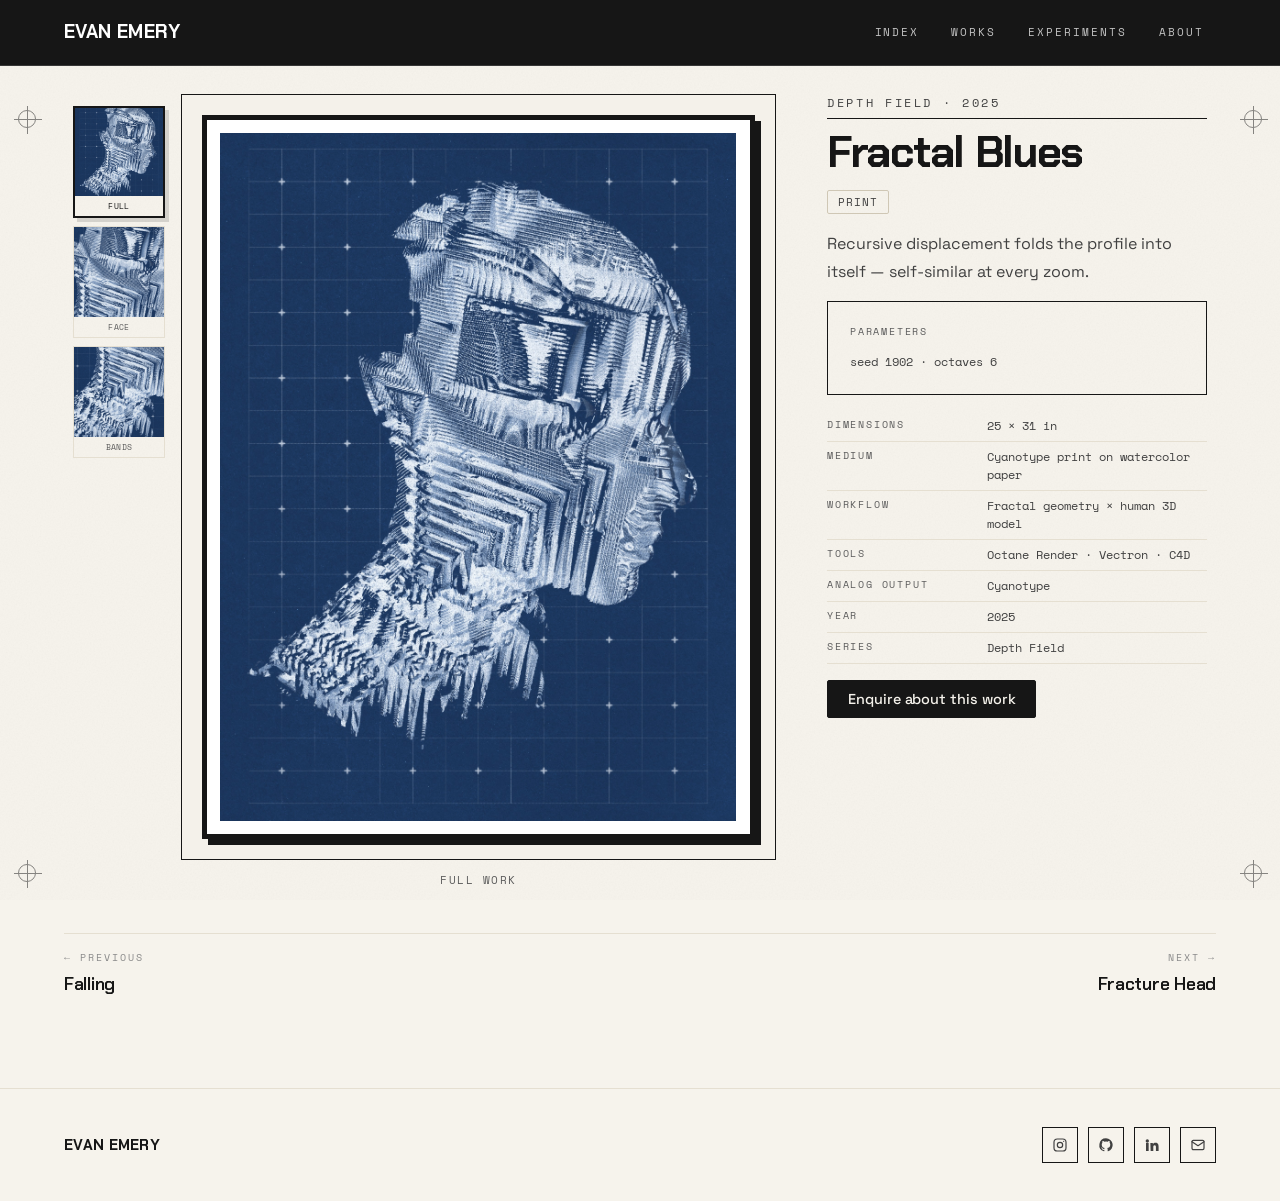
<file: work/fractal-blues/index.html>
<!DOCTYPE html>
<html lang="en">
<head>
<meta charset="utf-8">
<meta name="viewport" content="width=device-width, initial-scale=1">
<title>Fractal Blues, 2025 — Evan Emery</title>
<meta name="description" content="Fractal Blues (2025) — Cyanotype print on watercolor paper. Recursive displacement folds the profile into itself — self-similar at every zoom.">
<meta name="robots" content="noindex,nofollow">
<link rel="canonical" href="https://evanemery.art/work/fractal-blues/">
<meta name="theme-color" content="#f6f3ec">
<meta name="author" content="Evan Emery">
<meta property="og:type" content="website">
<meta property="og:site_name" content="Evan Emery">
<meta property="og:title" content="Fractal Blues, 2025 — Evan Emery">
<meta property="og:description" content="Fractal Blues (2025) — Cyanotype print on watercolor paper. Recursive displacement folds the profile into itself — self-similar at every zoom.">
<meta property="og:url" content="https://evanemery.art/work/fractal-blues/">
<meta property="og:image" content="https://evanemery.art/assets/works/fractal-blues.jpg">
<meta name="twitter:card" content="summary_large_image">
<meta name="twitter:title" content="Fractal Blues, 2025 — Evan Emery">
<meta name="twitter:description" content="Fractal Blues (2025) — Cyanotype print on watercolor paper. Recursive displacement folds the profile into itself — self-similar at every zoom.">
<meta name="twitter:image" content="https://evanemery.art/assets/works/fractal-blues.jpg">
<link rel="icon" href="../../favicon.svg" type="image/svg+xml">
<link rel="stylesheet" href="../../css/tokens/fonts.css">
<link rel="stylesheet" href="../../css/tokens/colors.css">
<link rel="stylesheet" href="../../css/tokens/typography.css">
<link rel="stylesheet" href="../../css/tokens/spacing.css">
<link rel="stylesheet" href="../../css/tokens/effects.css">
<link rel="stylesheet" href="../../css/site.css?v=mu9yuxo8">
<link rel="preload" href="../../assets/fonts/ChakraPetch-700n.woff2" as="font" type="font/woff2" crossorigin>
<link rel="preload" href="../../assets/fonts/SpaceGrotesk-400n.woff2" as="font" type="font/woff2" crossorigin>
<link rel="preload" href="../../assets/fonts/SpaceMono-400n.woff2" as="font" type="font/woff2" crossorigin>
<script type="application/ld+json">{"@context":"https://schema.org","@type":"VisualArtwork","name":"Fractal Blues","creator":{"@type":"Person","name":"Evan Emery","url":"https://evanemery.art"},"dateCreated":"2025","artMedium":"Cyanotype print on watercolor paper","artform":"Print","description":"Recursive displacement folds the profile into itself — self-similar at every zoom.","image":"https://evanemery.art/assets/works/fractal-blues.jpg","url":"https://evanemery.art/work/fractal-blues/"}</script>
</head>
<body>
<a class="ee-skip" href="#ee-main">Skip to content</a>
<div class="ee-page" data-ee-shell data-frame="black" data-wall="plaster" data-bg="paper">
  <div id="ee-paper-tex" aria-hidden="true"></div>
  <div id="ee-progress" aria-hidden="true"></div>
  <div id="ee-grain" aria-hidden="true"></div>
  <div id="ee-frame" aria-hidden="true"><span class="reg tl"></span><span class="reg tr"></span><span class="reg bl"></span><span class="reg br"></span></div>
  <header id="ee-nav" data-nav="ink" data-scrolled="0">
    <div class="ee-navbar">
      <a class="ee-brand" href="../../">Evan Emery</a>
      <nav aria-label="Primary">
        <a class="ee-navlink ee-navlink--home" href="../../#/home">Index</a>
        <a class="ee-navlink" href="../../#/works">Works</a>
        <a class="ee-navlink" href="../../#/experiments">Experiments</a>
        <a class="ee-navlink" href="../../#/about">About</a>
      </nav>
    </div>
  </header>
  <main class="ee-main ee-sec" id="ee-main">

    <div class="ee-work">
      <div data-reveal>
        <div class="ee-work-stage" style="--work-ar:0.7500">
          <div class="ee-work-plate" id="ee-plate">
            <img id="ee-plate-img" src="../../assets/works/fractal-blues.jpg" alt="Fractal Blues, 2025 — Cyanotype print on watercolor paper" decoding="async" width="2250" height="3000">
          </div>
          <div class="ee-work-crop" id="ee-crop" hidden></div>
        </div>
        <div class="ee-mono" id="ee-focus-caption" style="margin-top:12px;text-align:center">Full work</div>
        <div class="ee-focusrow" role="group" aria-label="Views of this work">
          <button type="button" class="ee-focusbtn" aria-pressed="true"
                  data-focus="0" data-img="../../assets/works/fractal-blues.jpg" data-size="contain" data-pos="center" data-label="Full work">
            <span class="th" style="background-image:url('../../assets/works/fractal-blues.jpg');background-size:cover;background-position:center"></span>
            <span class="cap">Full</span>
          </button>
          <button type="button" class="ee-focusbtn" aria-pressed="false"
                  data-focus="1" data-img="../../assets/works/fractal-blues.jpg" data-size="220%" data-pos="60% 40%" data-label="Detail — Face">
            <span class="th" style="background-image:url('../../assets/works/fractal-blues.jpg');background-size:220%;background-position:60% 40%"></span>
            <span class="cap">Face</span>
          </button>
          <button type="button" class="ee-focusbtn" aria-pressed="false"
                  data-focus="2" data-img="../../assets/works/fractal-blues.jpg" data-size="220%" data-pos="42% 72%" data-label="Detail — Bands">
            <span class="th" style="background-image:url('../../assets/works/fractal-blues.jpg');background-size:220%;background-position:42% 72%"></span>
            <span class="cap">Bands</span>
          </button>
        </div>
      </div>

      <div class="ee-work-record" data-reveal>
        <div class="ee-work-head ee-stack" style="gap:var(--sp-3)">
          <div class="ee-speclabel">Depth Field · 2025</div>
          <h1 class="ee-h1" style="font-size:clamp(30px,3.4vw,50px)">Fractal Blues</h1>
        </div>
        <div class="ee-work-rest ee-stack" style="gap:var(--sp-4)">
        <div class="ee-chiprow"><span class="ee-tag ee-tag--outline">Print</span></div>
        <p class="ee-body">Recursive displacement folds the profile into itself — self-similar at every zoom.</p>
        <div class="ee-datasheet"><div class="hd">Parameters</div><div>seed 1902 · octaves 6</div></div>
        <table class="ee-spec">
          <caption class="ee-sr">Specifications for Fractal Blues</caption>
          <tbody>
            <tr><th scope="row">Dimensions</th><td>25 × 31 in</td></tr>
            <tr><th scope="row">Medium</th><td>Cyanotype print on watercolor paper</td></tr>
            <tr><th scope="row">Workflow</th><td>Fractal geometry × human 3D model</td></tr>
            <tr><th scope="row">Tools</th><td>Octane Render · Vectron · C4D</td></tr>
            <tr><th scope="row">Analog output</th><td>Cyanotype</td></tr>
            <tr><th scope="row">Year</th><td>2025</td></tr>
            <tr><th scope="row">Series</th><td>Depth Field</td></tr>
          </tbody>
        </table>
        <div>
          <a class="ee-btn" href="mailto:evanemerydesign@gmail.com?subject=Enquiry%20%E2%80%94%20Fractal%20Blues">Enquire about this work</a>
        </div>
        </div>
      </div>
    </div>

    <div class="ee-prevnext">
      <a href="../../work/falling/"><span class="k">← Previous</span><span class="t">Falling</span></a>
      <a href="../../work/fracture-head/"><span class="k">Next →</span><span class="t">Fracture Head</span></a>
    </div>

  </main>
  <footer class="ee-footer">
    <span class="mark">Evan Emery</span>
    <div class="links">
      <a href="https://www.instagram.com/evanemerydesign/" aria-label="Instagram" title="Instagram" target="_blank" rel="noopener"><svg viewBox="0 0 24 24" width="16" height="16" aria-hidden="true" fill="none" stroke="currentColor" stroke-width="1.8" stroke-linecap="round" stroke-linejoin="round"><rect x="3" y="3" width="18" height="18" rx="5"/><circle cx="12" cy="12" r="4"/><circle cx="17.5" cy="6.5" r="0.9" fill="currentColor" stroke="none"/></svg></a>
      <a href="https://github.com/evanemerydesign" aria-label="GitHub" title="GitHub" target="_blank" rel="noopener"><svg viewBox="0 0 24 24" width="16" height="16" aria-hidden="true" fill="currentColor"><path d="M12 2a10 10 0 0 0-3.16 19.49c.5.09.68-.22.68-.48v-1.7c-2.78.6-3.37-1.34-3.37-1.34-.45-1.15-1.11-1.46-1.11-1.46-.91-.62.07-.61.07-.61 1 .07 1.53 1.03 1.53 1.03.9 1.53 2.35 1.09 2.92.83.09-.65.35-1.09.63-1.34-2.22-.25-4.56-1.11-4.56-4.94 0-1.09.39-1.98 1.03-2.68-.1-.25-.45-1.27.1-2.64 0 0 .84-.27 2.75 1.02a9.58 9.58 0 0 1 5 0c1.91-1.29 2.75-1.02 2.75-1.02.55 1.37.2 2.39.1 2.64.64.7 1.03 1.59 1.03 2.68 0 3.84-2.34 4.68-4.57 4.93.36.31.68.92.68 1.85v2.75c0 .27.18.58.69.48A10 10 0 0 0 12 2z"/></svg></a>
      <a href="https://www.linkedin.com/in/evan-emery-2021/" aria-label="LinkedIn" title="LinkedIn" target="_blank" rel="noopener"><svg viewBox="0 0 24 24" width="16" height="16" aria-hidden="true" fill="currentColor"><path d="M4.98 3.5a2.5 2.5 0 1 1 0 5 2.5 2.5 0 0 1 0-5zM3 9h4v12H3zM9.5 9h3.8v1.7h.05c.53-1 1.83-2.05 3.77-2.05 4.03 0 4.78 2.65 4.78 6.1V21h-4v-5.5c0-1.3-.02-3-1.83-3-1.83 0-2.1 1.43-2.1 2.9V21h-4z"/></svg></a>
      <a href="mailto:evanemerydesign@gmail.com" aria-label="Email" title="Email"><svg viewBox="0 0 24 24" width="16" height="16" aria-hidden="true" fill="none" stroke="currentColor" stroke-width="1.8" stroke-linecap="round" stroke-linejoin="round"><rect x="3" y="5" width="18" height="14" rx="2"/><path d="m3 7 9 6 9-6"/></svg></a>
    </div>
  </footer>
</div>

<script src="../../js/works-data.js?v=mu9yuxo8"></script>
<script src="../../js/site-config.js?v=mu9yuxo8"></script>
<script src="../../js/work.js?v=mu9yuxo8"></script>
</body>
</html>
</file>
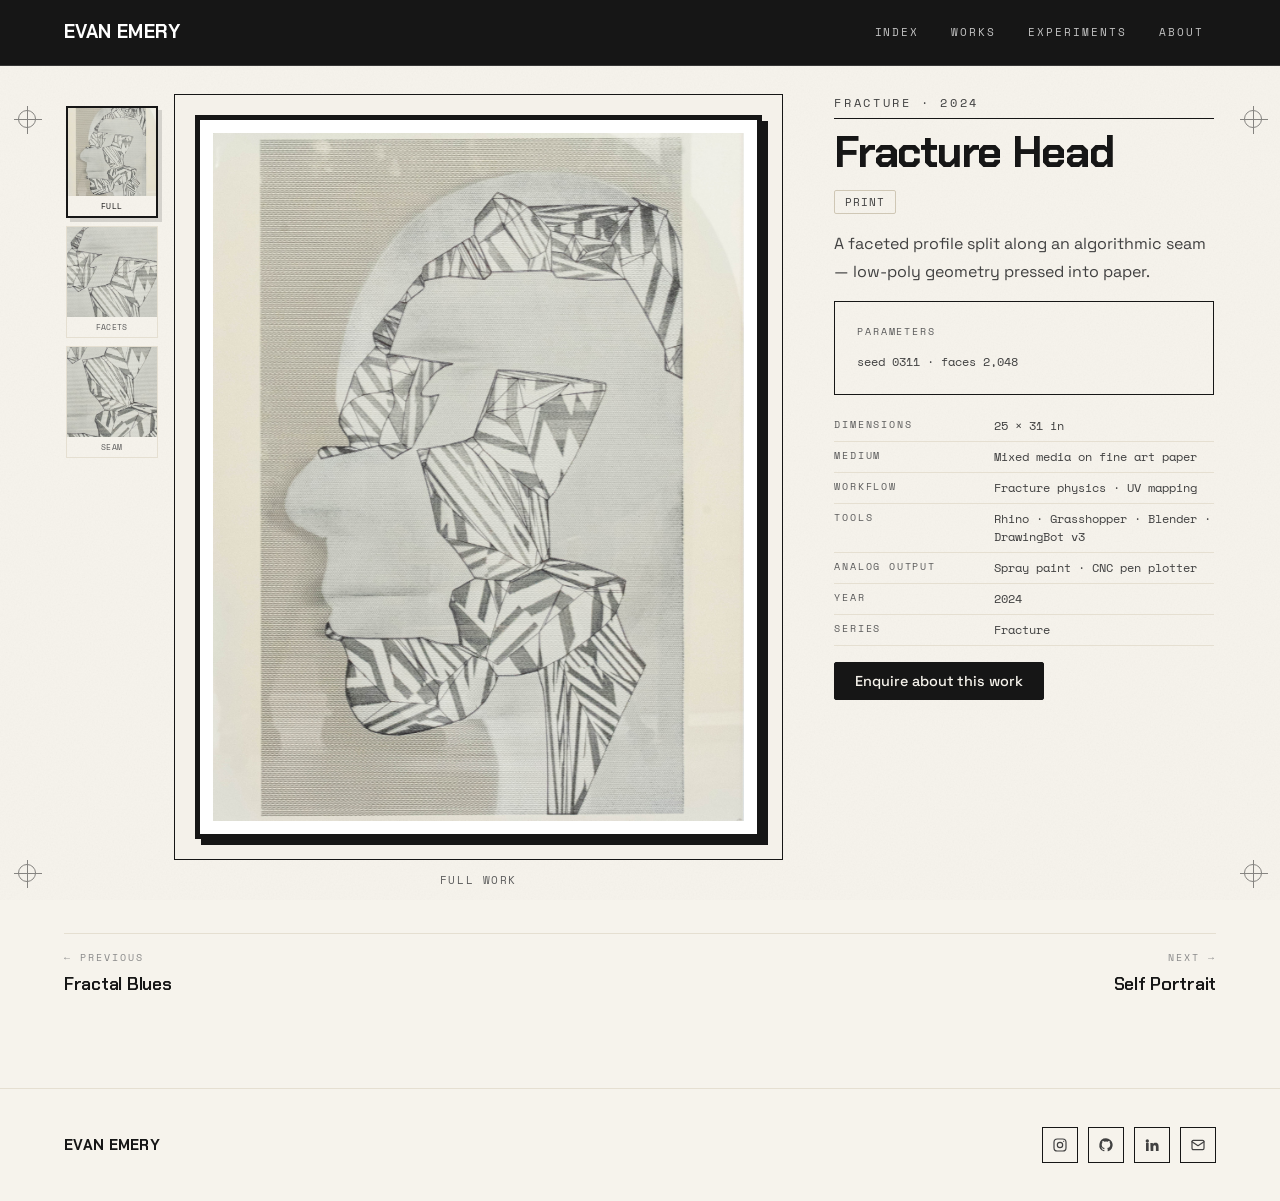
<file: work/fracture-head/index.html>
<!DOCTYPE html>
<html lang="en">
<head>
<meta charset="utf-8">
<meta name="viewport" content="width=device-width, initial-scale=1">
<title>Fracture Head, 2024 — Evan Emery</title>
<meta name="description" content="Fracture Head (2024) — Mixed media on fine art paper. A faceted profile split along an algorithmic seam — low-poly geometry pressed into paper.">
<meta name="robots" content="noindex,nofollow">
<link rel="canonical" href="https://evanemery.art/work/fracture-head/">
<meta name="theme-color" content="#f6f3ec">
<meta name="author" content="Evan Emery">
<meta property="og:type" content="website">
<meta property="og:site_name" content="Evan Emery">
<meta property="og:title" content="Fracture Head, 2024 — Evan Emery">
<meta property="og:description" content="Fracture Head (2024) — Mixed media on fine art paper. A faceted profile split along an algorithmic seam — low-poly geometry pressed into paper.">
<meta property="og:url" content="https://evanemery.art/work/fracture-head/">
<meta property="og:image" content="https://evanemery.art/assets/works/fracture-head.jpg">
<meta name="twitter:card" content="summary_large_image">
<meta name="twitter:title" content="Fracture Head, 2024 — Evan Emery">
<meta name="twitter:description" content="Fracture Head (2024) — Mixed media on fine art paper. A faceted profile split along an algorithmic seam — low-poly geometry pressed into paper.">
<meta name="twitter:image" content="https://evanemery.art/assets/works/fracture-head.jpg">
<link rel="icon" href="../../favicon.svg" type="image/svg+xml">
<link rel="stylesheet" href="../../css/tokens/fonts.css">
<link rel="stylesheet" href="../../css/tokens/colors.css">
<link rel="stylesheet" href="../../css/tokens/typography.css">
<link rel="stylesheet" href="../../css/tokens/spacing.css">
<link rel="stylesheet" href="../../css/tokens/effects.css">
<link rel="stylesheet" href="../../css/site.css?v=mu9yuxo8">
<link rel="preload" href="../../assets/fonts/ChakraPetch-700n.woff2" as="font" type="font/woff2" crossorigin>
<link rel="preload" href="../../assets/fonts/SpaceGrotesk-400n.woff2" as="font" type="font/woff2" crossorigin>
<link rel="preload" href="../../assets/fonts/SpaceMono-400n.woff2" as="font" type="font/woff2" crossorigin>
<script type="application/ld+json">{"@context":"https://schema.org","@type":"VisualArtwork","name":"Fracture Head","creator":{"@type":"Person","name":"Evan Emery","url":"https://evanemery.art"},"dateCreated":"2024","artMedium":"Mixed media on fine art paper","artform":"Print","description":"A faceted profile split along an algorithmic seam — low-poly geometry pressed into paper.","image":"https://evanemery.art/assets/works/fracture-head.jpg","url":"https://evanemery.art/work/fracture-head/"}</script>
</head>
<body>
<a class="ee-skip" href="#ee-main">Skip to content</a>
<div class="ee-page" data-ee-shell data-frame="black" data-wall="plaster" data-bg="paper">
  <div id="ee-paper-tex" aria-hidden="true"></div>
  <div id="ee-progress" aria-hidden="true"></div>
  <div id="ee-grain" aria-hidden="true"></div>
  <div id="ee-frame" aria-hidden="true"><span class="reg tl"></span><span class="reg tr"></span><span class="reg bl"></span><span class="reg br"></span></div>
  <header id="ee-nav" data-nav="ink" data-scrolled="0">
    <div class="ee-navbar">
      <a class="ee-brand" href="../../">Evan Emery</a>
      <nav aria-label="Primary">
        <a class="ee-navlink ee-navlink--home" href="../../#/home">Index</a>
        <a class="ee-navlink" href="../../#/works">Works</a>
        <a class="ee-navlink" href="../../#/experiments">Experiments</a>
        <a class="ee-navlink" href="../../#/about">About</a>
      </nav>
    </div>
  </header>
  <main class="ee-main ee-sec" id="ee-main">

    <div class="ee-work">
      <div data-reveal>
        <div class="ee-work-stage" style="--work-ar:0.7712">
          <div class="ee-work-plate" id="ee-plate">
            <img id="ee-plate-img" src="../../assets/works/fracture-head.jpg" alt="Fracture Head, 2024 — Mixed media on fine art paper" decoding="async" width="2511" height="3256">
          </div>
          <div class="ee-work-crop" id="ee-crop" hidden></div>
        </div>
        <div class="ee-mono" id="ee-focus-caption" style="margin-top:12px;text-align:center">Full work</div>
        <div class="ee-focusrow" role="group" aria-label="Views of this work">
          <button type="button" class="ee-focusbtn" aria-pressed="true"
                  data-focus="0" data-img="../../assets/works/fracture-head.jpg" data-size="contain" data-pos="center" data-label="Full work">
            <span class="th" style="background-image:url('../../assets/works/fracture-head.jpg');background-size:cover;background-position:center"></span>
            <span class="cap">Full</span>
          </button>
          <button type="button" class="ee-focusbtn" aria-pressed="false"
                  data-focus="1" data-img="../../assets/works/fracture-head.jpg" data-size="230%" data-pos="50% 35%" data-label="Detail — Facets">
            <span class="th" style="background-image:url('../../assets/works/fracture-head.jpg');background-size:230%;background-position:50% 35%"></span>
            <span class="cap">Facets</span>
          </button>
          <button type="button" class="ee-focusbtn" aria-pressed="false"
                  data-focus="2" data-img="../../assets/works/fracture-head.jpg" data-size="230%" data-pos="55% 62%" data-label="Detail — Seam">
            <span class="th" style="background-image:url('../../assets/works/fracture-head.jpg');background-size:230%;background-position:55% 62%"></span>
            <span class="cap">Seam</span>
          </button>
        </div>
      </div>

      <div class="ee-work-record" data-reveal>
        <div class="ee-work-head ee-stack" style="gap:var(--sp-3)">
          <div class="ee-speclabel">Fracture · 2024</div>
          <h1 class="ee-h1" style="font-size:clamp(30px,3.4vw,50px)">Fracture Head</h1>
        </div>
        <div class="ee-work-rest ee-stack" style="gap:var(--sp-4)">
        <div class="ee-chiprow"><span class="ee-tag ee-tag--outline">Print</span></div>
        <p class="ee-body">A faceted profile split along an algorithmic seam — low-poly geometry pressed into paper.</p>
        <div class="ee-datasheet"><div class="hd">Parameters</div><div>seed 0311 · faces 2,048</div></div>
        <table class="ee-spec">
          <caption class="ee-sr">Specifications for Fracture Head</caption>
          <tbody>
            <tr><th scope="row">Dimensions</th><td>25 × 31 in</td></tr>
            <tr><th scope="row">Medium</th><td>Mixed media on fine art paper</td></tr>
            <tr><th scope="row">Workflow</th><td>Fracture physics · UV mapping</td></tr>
            <tr><th scope="row">Tools</th><td>Rhino · Grasshopper · Blender · DrawingBot v3</td></tr>
            <tr><th scope="row">Analog output</th><td>Spray paint · CNC pen plotter</td></tr>
            <tr><th scope="row">Year</th><td>2024</td></tr>
            <tr><th scope="row">Series</th><td>Fracture</td></tr>
          </tbody>
        </table>
        <div>
          <a class="ee-btn" href="mailto:evanemerydesign@gmail.com?subject=Enquiry%20%E2%80%94%20Fracture%20Head">Enquire about this work</a>
        </div>
        </div>
      </div>
    </div>

    <div class="ee-prevnext">
      <a href="../../work/fractal-blues/"><span class="k">← Previous</span><span class="t">Fractal Blues</span></a>
      <a href="../../work/self-portrait/"><span class="k">Next →</span><span class="t">Self Portrait</span></a>
    </div>

  </main>
  <footer class="ee-footer">
    <span class="mark">Evan Emery</span>
    <div class="links">
      <a href="https://www.instagram.com/evanemerydesign/" aria-label="Instagram" title="Instagram" target="_blank" rel="noopener"><svg viewBox="0 0 24 24" width="16" height="16" aria-hidden="true" fill="none" stroke="currentColor" stroke-width="1.8" stroke-linecap="round" stroke-linejoin="round"><rect x="3" y="3" width="18" height="18" rx="5"/><circle cx="12" cy="12" r="4"/><circle cx="17.5" cy="6.5" r="0.9" fill="currentColor" stroke="none"/></svg></a>
      <a href="https://github.com/evanemerydesign" aria-label="GitHub" title="GitHub" target="_blank" rel="noopener"><svg viewBox="0 0 24 24" width="16" height="16" aria-hidden="true" fill="currentColor"><path d="M12 2a10 10 0 0 0-3.16 19.49c.5.09.68-.22.68-.48v-1.7c-2.78.6-3.37-1.34-3.37-1.34-.45-1.15-1.11-1.46-1.11-1.46-.91-.62.07-.61.07-.61 1 .07 1.53 1.03 1.53 1.03.9 1.53 2.35 1.09 2.92.83.09-.65.35-1.09.63-1.34-2.22-.25-4.56-1.11-4.56-4.94 0-1.09.39-1.98 1.03-2.68-.1-.25-.45-1.27.1-2.64 0 0 .84-.27 2.75 1.02a9.58 9.58 0 0 1 5 0c1.91-1.29 2.75-1.02 2.75-1.02.55 1.37.2 2.39.1 2.64.64.7 1.03 1.59 1.03 2.68 0 3.84-2.34 4.68-4.57 4.93.36.31.68.92.68 1.85v2.75c0 .27.18.58.69.48A10 10 0 0 0 12 2z"/></svg></a>
      <a href="https://www.linkedin.com/in/evan-emery-2021/" aria-label="LinkedIn" title="LinkedIn" target="_blank" rel="noopener"><svg viewBox="0 0 24 24" width="16" height="16" aria-hidden="true" fill="currentColor"><path d="M4.98 3.5a2.5 2.5 0 1 1 0 5 2.5 2.5 0 0 1 0-5zM3 9h4v12H3zM9.5 9h3.8v1.7h.05c.53-1 1.83-2.05 3.77-2.05 4.03 0 4.78 2.65 4.78 6.1V21h-4v-5.5c0-1.3-.02-3-1.83-3-1.83 0-2.1 1.43-2.1 2.9V21h-4z"/></svg></a>
      <a href="mailto:evanemerydesign@gmail.com" aria-label="Email" title="Email"><svg viewBox="0 0 24 24" width="16" height="16" aria-hidden="true" fill="none" stroke="currentColor" stroke-width="1.8" stroke-linecap="round" stroke-linejoin="round"><rect x="3" y="5" width="18" height="14" rx="2"/><path d="m3 7 9 6 9-6"/></svg></a>
    </div>
  </footer>
</div>

<script src="../../js/works-data.js?v=mu9yuxo8"></script>
<script src="../../js/site-config.js?v=mu9yuxo8"></script>
<script src="../../js/work.js?v=mu9yuxo8"></script>
</body>
</html>
</file>
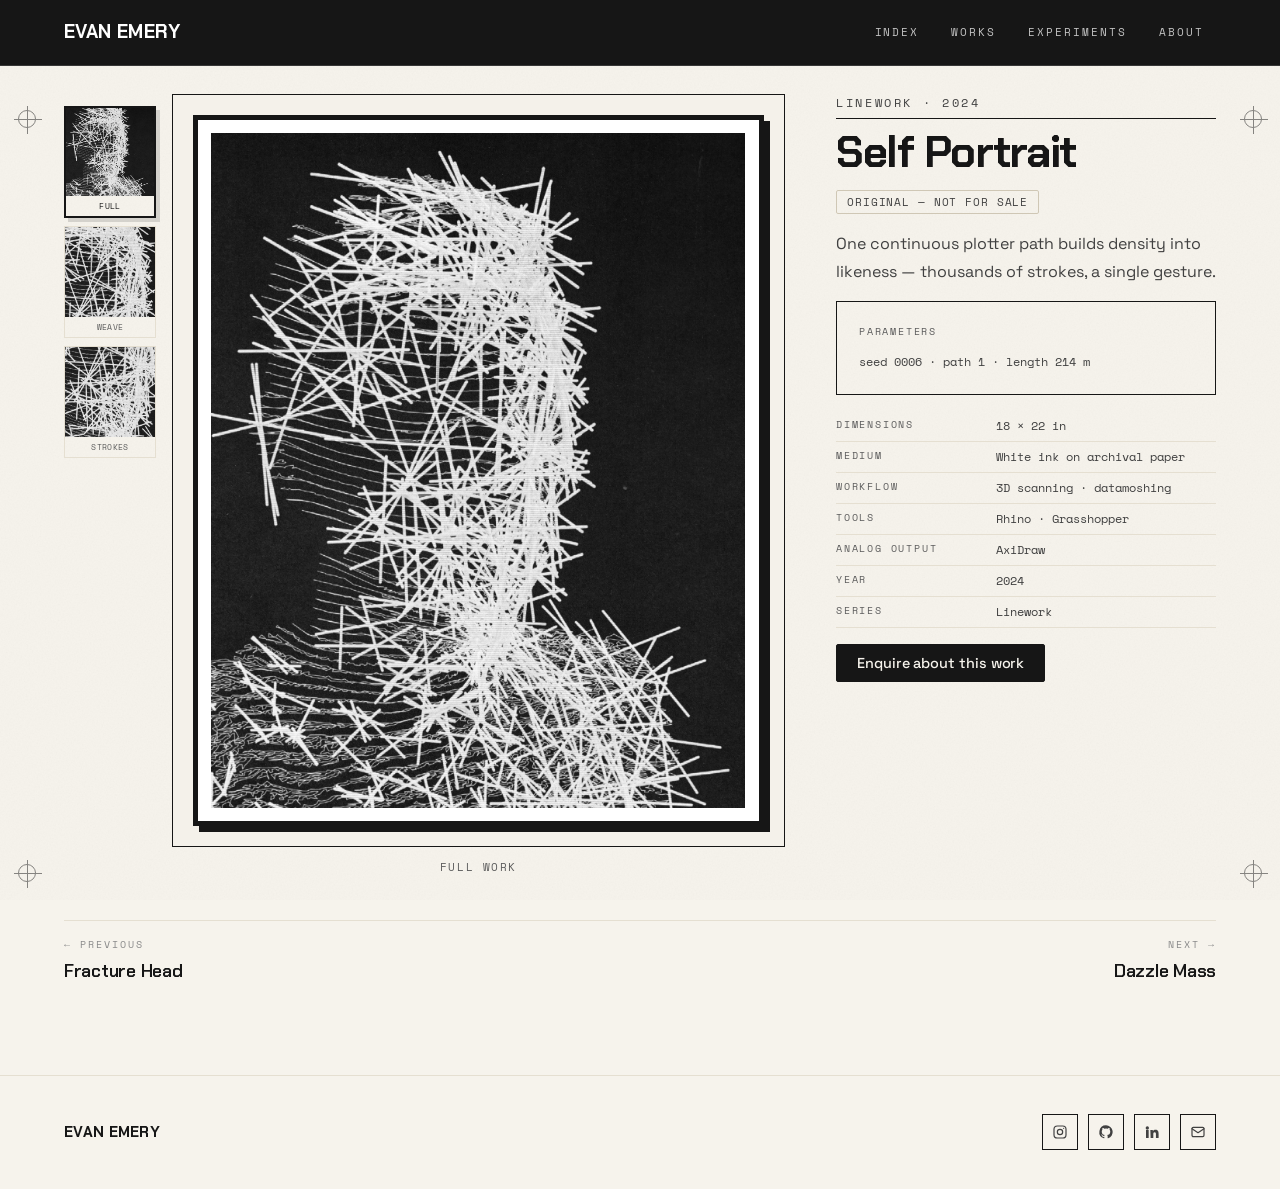
<file: work/self-portrait/index.html>
<!DOCTYPE html>
<html lang="en">
<head>
<meta charset="utf-8">
<meta name="viewport" content="width=device-width, initial-scale=1">
<title>Self Portrait, 2024 — Evan Emery</title>
<meta name="description" content="Self Portrait (2024) — White ink on archival paper. One continuous plotter path builds density into likeness — thousands of strokes, a single gesture.">
<meta name="robots" content="noindex,nofollow">
<link rel="canonical" href="https://evanemery.art/work/self-portrait/">
<meta name="theme-color" content="#f6f3ec">
<meta name="author" content="Evan Emery">
<meta property="og:type" content="website">
<meta property="og:site_name" content="Evan Emery">
<meta property="og:title" content="Self Portrait, 2024 — Evan Emery">
<meta property="og:description" content="Self Portrait (2024) — White ink on archival paper. One continuous plotter path builds density into likeness — thousands of strokes, a single gesture.">
<meta property="og:url" content="https://evanemery.art/work/self-portrait/">
<meta property="og:image" content="https://evanemery.art/assets/works/self-portrait.jpg">
<meta name="twitter:card" content="summary_large_image">
<meta name="twitter:title" content="Self Portrait, 2024 — Evan Emery">
<meta name="twitter:description" content="Self Portrait (2024) — White ink on archival paper. One continuous plotter path builds density into likeness — thousands of strokes, a single gesture.">
<meta name="twitter:image" content="https://evanemery.art/assets/works/self-portrait.jpg">
<link rel="icon" href="../../favicon.svg" type="image/svg+xml">
<link rel="stylesheet" href="../../css/tokens/fonts.css">
<link rel="stylesheet" href="../../css/tokens/colors.css">
<link rel="stylesheet" href="../../css/tokens/typography.css">
<link rel="stylesheet" href="../../css/tokens/spacing.css">
<link rel="stylesheet" href="../../css/tokens/effects.css">
<link rel="stylesheet" href="../../css/site.css?v=mu9yuxo8">
<link rel="preload" href="../../assets/fonts/ChakraPetch-700n.woff2" as="font" type="font/woff2" crossorigin>
<link rel="preload" href="../../assets/fonts/SpaceGrotesk-400n.woff2" as="font" type="font/woff2" crossorigin>
<link rel="preload" href="../../assets/fonts/SpaceMono-400n.woff2" as="font" type="font/woff2" crossorigin>
<script type="application/ld+json">{"@context":"https://schema.org","@type":"VisualArtwork","name":"Self Portrait","creator":{"@type":"Person","name":"Evan Emery","url":"https://evanemery.art"},"dateCreated":"2024","artMedium":"White ink on archival paper","artform":"Print","description":"One continuous plotter path builds density into likeness — thousands of strokes, a single gesture.","image":"https://evanemery.art/assets/works/self-portrait.jpg","url":"https://evanemery.art/work/self-portrait/"}</script>
</head>
<body>
<a class="ee-skip" href="#ee-main">Skip to content</a>
<div class="ee-page" data-ee-shell data-frame="black" data-wall="plaster" data-bg="paper">
  <div id="ee-paper-tex" aria-hidden="true"></div>
  <div id="ee-progress" aria-hidden="true"></div>
  <div id="ee-grain" aria-hidden="true"></div>
  <div id="ee-frame" aria-hidden="true"><span class="reg tl"></span><span class="reg tr"></span><span class="reg bl"></span><span class="reg br"></span></div>
  <header id="ee-nav" data-nav="ink" data-scrolled="0">
    <div class="ee-navbar">
      <a class="ee-brand" href="../../">Evan Emery</a>
      <nav aria-label="Primary">
        <a class="ee-navlink ee-navlink--home" href="../../#/home">Index</a>
        <a class="ee-navlink" href="../../#/works">Works</a>
        <a class="ee-navlink" href="../../#/experiments">Experiments</a>
        <a class="ee-navlink" href="../../#/about">About</a>
      </nav>
    </div>
  </header>
  <main class="ee-main ee-sec" id="ee-main">

    <div class="ee-work">
      <div data-reveal>
        <div class="ee-work-stage" style="--work-ar:0.7902">
          <div class="ee-work-plate" id="ee-plate">
            <img id="ee-plate-img" src="../../assets/works/self-portrait.jpg" alt="Self Portrait, 2024 — White ink on archival paper" decoding="async" width="2750" height="3480">
          </div>
          <div class="ee-work-crop" id="ee-crop" hidden></div>
        </div>
        <div class="ee-mono" id="ee-focus-caption" style="margin-top:12px;text-align:center">Full work</div>
        <div class="ee-focusrow" role="group" aria-label="Views of this work">
          <button type="button" class="ee-focusbtn" aria-pressed="true"
                  data-focus="0" data-img="../../assets/works/self-portrait.jpg" data-size="contain" data-pos="center" data-label="Full work">
            <span class="th" style="background-image:url('../../assets/works/self-portrait.jpg');background-size:cover;background-position:center"></span>
            <span class="cap">Full</span>
          </button>
          <button type="button" class="ee-focusbtn" aria-pressed="false"
                  data-focus="1" data-img="../../assets/works/self-portrait.jpg" data-size="240%" data-pos="52% 30%" data-label="Detail — Weave">
            <span class="th" style="background-image:url('../../assets/works/self-portrait.jpg');background-size:240%;background-position:52% 30%"></span>
            <span class="cap">Weave</span>
          </button>
          <button type="button" class="ee-focusbtn" aria-pressed="false"
                  data-focus="2" data-img="../../assets/works/self-portrait.jpg" data-size="240%" data-pos="45% 60%" data-label="Detail — Strokes">
            <span class="th" style="background-image:url('../../assets/works/self-portrait.jpg');background-size:240%;background-position:45% 60%"></span>
            <span class="cap">Strokes</span>
          </button>
        </div>
      </div>

      <div class="ee-work-record" data-reveal>
        <div class="ee-work-head ee-stack" style="gap:var(--sp-3)">
          <div class="ee-speclabel">Linework · 2024</div>
          <h1 class="ee-h1" style="font-size:clamp(30px,3.4vw,50px)">Self Portrait</h1>
        </div>
        <div class="ee-work-rest ee-stack" style="gap:var(--sp-4)">
        <div class="ee-chiprow"><span class="ee-tag ee-tag--outline">Original — not for sale</span></div>
        <p class="ee-body">One continuous plotter path builds density into likeness — thousands of strokes, a single gesture.</p>
        <div class="ee-datasheet"><div class="hd">Parameters</div><div>seed 0006 · path 1 · length 214 m</div></div>
        <table class="ee-spec">
          <caption class="ee-sr">Specifications for Self Portrait</caption>
          <tbody>
            <tr><th scope="row">Dimensions</th><td>18 × 22 in</td></tr>
            <tr><th scope="row">Medium</th><td>White ink on archival paper</td></tr>
            <tr><th scope="row">Workflow</th><td>3D scanning · datamoshing</td></tr>
            <tr><th scope="row">Tools</th><td>Rhino · Grasshopper</td></tr>
            <tr><th scope="row">Analog output</th><td>AxiDraw</td></tr>
            <tr><th scope="row">Year</th><td>2024</td></tr>
            <tr><th scope="row">Series</th><td>Linework</td></tr>
          </tbody>
        </table>
        <div>
          <a class="ee-btn" href="mailto:evanemerydesign@gmail.com?subject=Enquiry%20%E2%80%94%20Self%20Portrait">Enquire about this work</a>
        </div>
        </div>
      </div>
    </div>

    <div class="ee-prevnext">
      <a href="../../work/fracture-head/"><span class="k">← Previous</span><span class="t">Fracture Head</span></a>
      <a href="../../work/dazzle-mass/"><span class="k">Next →</span><span class="t">Dazzle Mass</span></a>
    </div>

  </main>
  <footer class="ee-footer">
    <span class="mark">Evan Emery</span>
    <div class="links">
      <a href="https://www.instagram.com/evanemerydesign/" aria-label="Instagram" title="Instagram" target="_blank" rel="noopener"><svg viewBox="0 0 24 24" width="16" height="16" aria-hidden="true" fill="none" stroke="currentColor" stroke-width="1.8" stroke-linecap="round" stroke-linejoin="round"><rect x="3" y="3" width="18" height="18" rx="5"/><circle cx="12" cy="12" r="4"/><circle cx="17.5" cy="6.5" r="0.9" fill="currentColor" stroke="none"/></svg></a>
      <a href="https://github.com/evanemerydesign" aria-label="GitHub" title="GitHub" target="_blank" rel="noopener"><svg viewBox="0 0 24 24" width="16" height="16" aria-hidden="true" fill="currentColor"><path d="M12 2a10 10 0 0 0-3.16 19.49c.5.09.68-.22.68-.48v-1.7c-2.78.6-3.37-1.34-3.37-1.34-.45-1.15-1.11-1.46-1.11-1.46-.91-.62.07-.61.07-.61 1 .07 1.53 1.03 1.53 1.03.9 1.53 2.35 1.09 2.92.83.09-.65.35-1.09.63-1.34-2.22-.25-4.56-1.11-4.56-4.94 0-1.09.39-1.98 1.03-2.68-.1-.25-.45-1.27.1-2.64 0 0 .84-.27 2.75 1.02a9.58 9.58 0 0 1 5 0c1.91-1.29 2.75-1.02 2.75-1.02.55 1.37.2 2.39.1 2.64.64.7 1.03 1.59 1.03 2.68 0 3.84-2.34 4.68-4.57 4.93.36.31.68.92.68 1.85v2.75c0 .27.18.58.69.48A10 10 0 0 0 12 2z"/></svg></a>
      <a href="https://www.linkedin.com/in/evan-emery-2021/" aria-label="LinkedIn" title="LinkedIn" target="_blank" rel="noopener"><svg viewBox="0 0 24 24" width="16" height="16" aria-hidden="true" fill="currentColor"><path d="M4.98 3.5a2.5 2.5 0 1 1 0 5 2.5 2.5 0 0 1 0-5zM3 9h4v12H3zM9.5 9h3.8v1.7h.05c.53-1 1.83-2.05 3.77-2.05 4.03 0 4.78 2.65 4.78 6.1V21h-4v-5.5c0-1.3-.02-3-1.83-3-1.83 0-2.1 1.43-2.1 2.9V21h-4z"/></svg></a>
      <a href="mailto:evanemerydesign@gmail.com" aria-label="Email" title="Email"><svg viewBox="0 0 24 24" width="16" height="16" aria-hidden="true" fill="none" stroke="currentColor" stroke-width="1.8" stroke-linecap="round" stroke-linejoin="round"><rect x="3" y="5" width="18" height="14" rx="2"/><path d="m3 7 9 6 9-6"/></svg></a>
    </div>
  </footer>
</div>

<script src="../../js/works-data.js?v=mu9yuxo8"></script>
<script src="../../js/site-config.js?v=mu9yuxo8"></script>
<script src="../../js/work.js?v=mu9yuxo8"></script>
</body>
</html>
</file>
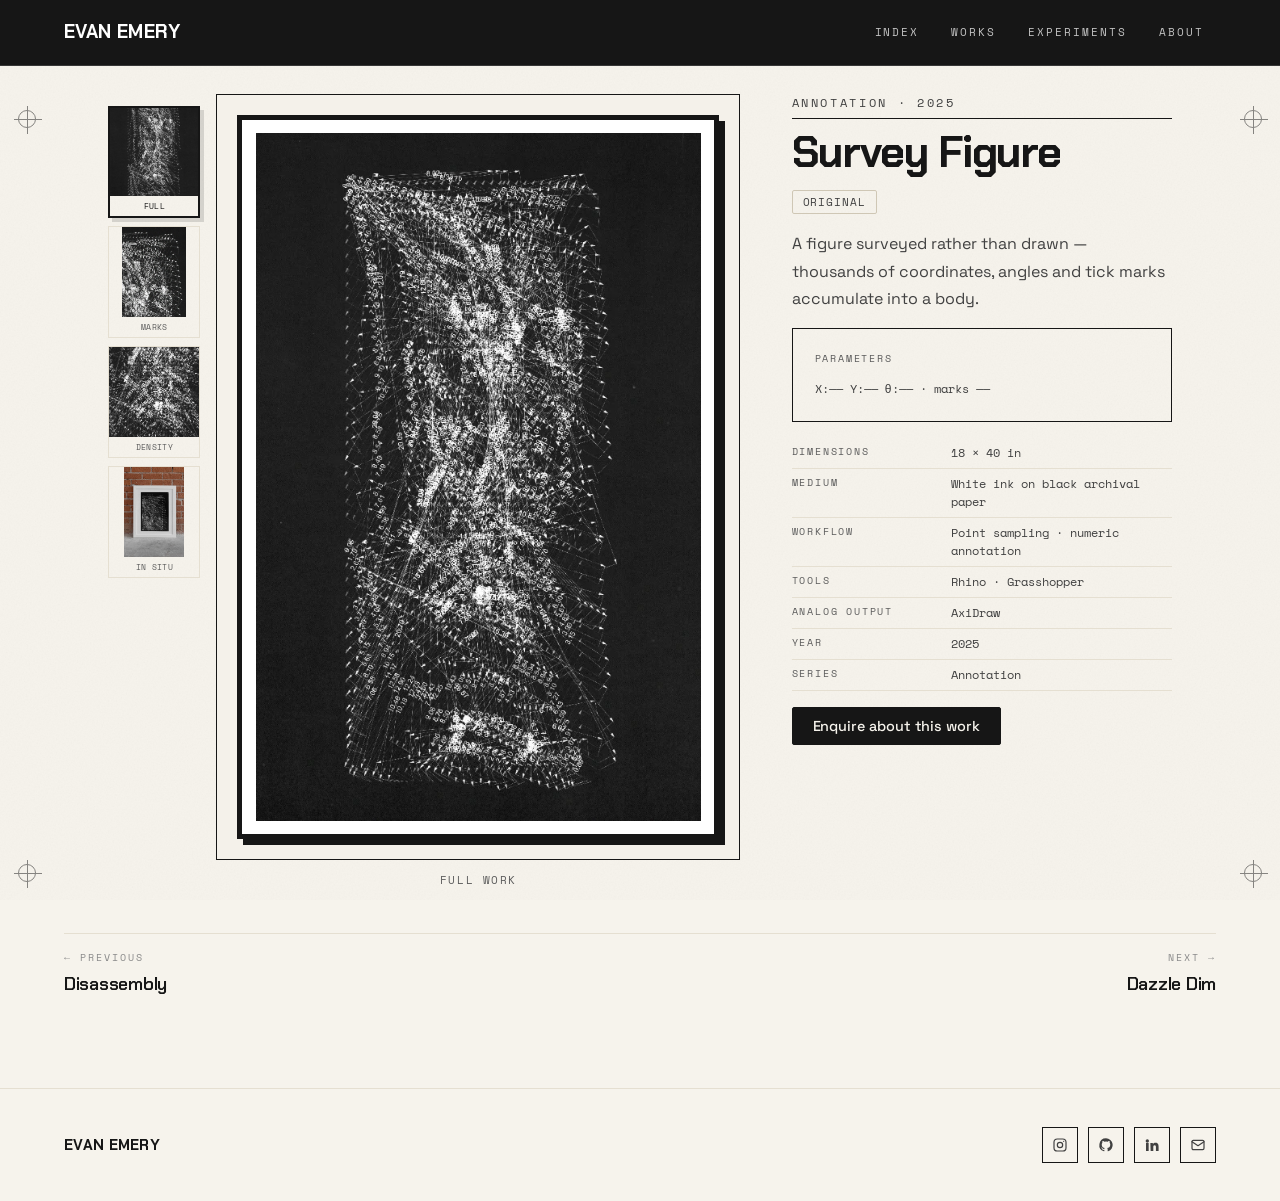
<file: work/survey-figure/index.html>
<!DOCTYPE html>
<html lang="en">
<head>
<meta charset="utf-8">
<meta name="viewport" content="width=device-width, initial-scale=1">
<title>Survey Figure, 2025 — Evan Emery</title>
<meta name="description" content="Survey Figure (2025) — White ink on black archival paper. A figure surveyed rather than drawn — thousands of coordinates, angles and tick marks accumulate into a body.">
<meta name="robots" content="noindex,nofollow">
<link rel="canonical" href="https://evanemery.art/work/survey-figure/">
<meta name="theme-color" content="#f6f3ec">
<meta name="author" content="Evan Emery">
<meta property="og:type" content="website">
<meta property="og:site_name" content="Evan Emery">
<meta property="og:title" content="Survey Figure, 2025 — Evan Emery">
<meta property="og:description" content="Survey Figure (2025) — White ink on black archival paper. A figure surveyed rather than drawn — thousands of coordinates, angles and tick marks accumulate into a body.">
<meta property="og:url" content="https://evanemery.art/work/survey-figure/">
<meta property="og:image" content="https://evanemery.art/assets/works/new/ee-work-03-main.webp">
<meta name="twitter:card" content="summary_large_image">
<meta name="twitter:title" content="Survey Figure, 2025 — Evan Emery">
<meta name="twitter:description" content="Survey Figure (2025) — White ink on black archival paper. A figure surveyed rather than drawn — thousands of coordinates, angles and tick marks accumulate into a body.">
<meta name="twitter:image" content="https://evanemery.art/assets/works/new/ee-work-03-main.webp">
<link rel="icon" href="../../favicon.svg" type="image/svg+xml">
<link rel="stylesheet" href="../../css/tokens/fonts.css">
<link rel="stylesheet" href="../../css/tokens/colors.css">
<link rel="stylesheet" href="../../css/tokens/typography.css">
<link rel="stylesheet" href="../../css/tokens/spacing.css">
<link rel="stylesheet" href="../../css/tokens/effects.css">
<link rel="stylesheet" href="../../css/site.css?v=mu9yuxo8">
<link rel="preload" href="../../assets/fonts/ChakraPetch-700n.woff2" as="font" type="font/woff2" crossorigin>
<link rel="preload" href="../../assets/fonts/SpaceGrotesk-400n.woff2" as="font" type="font/woff2" crossorigin>
<link rel="preload" href="../../assets/fonts/SpaceMono-400n.woff2" as="font" type="font/woff2" crossorigin>
<script type="application/ld+json">{"@context":"https://schema.org","@type":"VisualArtwork","name":"Survey Figure","creator":{"@type":"Person","name":"Evan Emery","url":"https://evanemery.art"},"dateCreated":"2025","artMedium":"White ink on black archival paper","artform":"Print","description":"A figure surveyed rather than drawn — thousands of coordinates, angles and tick marks accumulate into a body.","image":"https://evanemery.art/assets/works/new/ee-work-03-main.webp","url":"https://evanemery.art/work/survey-figure/"}</script>
</head>
<body>
<a class="ee-skip" href="#ee-main">Skip to content</a>
<div class="ee-page" data-ee-shell data-frame="black" data-wall="plaster" data-bg="paper">
  <div id="ee-paper-tex" aria-hidden="true"></div>
  <div id="ee-progress" aria-hidden="true"></div>
  <div id="ee-grain" aria-hidden="true"></div>
  <div id="ee-frame" aria-hidden="true"><span class="reg tl"></span><span class="reg tr"></span><span class="reg bl"></span><span class="reg br"></span></div>
  <header id="ee-nav" data-nav="ink" data-scrolled="0">
    <div class="ee-navbar">
      <a class="ee-brand" href="../../">Evan Emery</a>
      <nav aria-label="Primary">
        <a class="ee-navlink ee-navlink--home" href="../../#/home">Index</a>
        <a class="ee-navlink" href="../../#/works">Works</a>
        <a class="ee-navlink" href="../../#/experiments">Experiments</a>
        <a class="ee-navlink" href="../../#/about">About</a>
      </nav>
    </div>
  </header>
  <main class="ee-main ee-sec" id="ee-main">

    <div class="ee-work">
      <div data-reveal>
        <div class="ee-work-stage" style="--work-ar:0.6467">
          <div class="ee-work-plate" id="ee-plate">
            <img id="ee-plate-img" src="../../assets/works/new/ee-work-03-main.webp" alt="Survey Figure, 2025 — White ink on black archival paper" decoding="async" width="551" height="852">
          </div>
          <div class="ee-work-crop" id="ee-crop" hidden></div>
        </div>
        <div class="ee-mono" id="ee-focus-caption" style="margin-top:12px;text-align:center">Full work</div>
        <div class="ee-focusrow" role="group" aria-label="Views of this work">
          <button type="button" class="ee-focusbtn" aria-pressed="true"
                  data-focus="0" data-img="../../assets/works/new/ee-work-03-main.webp" data-size="contain" data-pos="center" data-label="Full work">
            <span class="th" style="background-image:url('../../assets/works/new/ee-work-03-main.webp');background-size:cover;background-position:center"></span>
            <span class="cap">Full</span>
          </button>
          <button type="button" class="ee-focusbtn" aria-pressed="false"
                  data-focus="1" data-img="../../assets/works/new/ee-work-03-detail-1.webp" data-size="contain" data-pos="center" data-label="Detail — Marks">
            <span class="th" style="background-image:url('../../assets/works/new/ee-work-03-detail-1.webp');background-size:contain;background-position:center"></span>
            <span class="cap">Marks</span>
          </button>
          <button type="button" class="ee-focusbtn" aria-pressed="false"
                  data-focus="2" data-img="../../assets/works/new/ee-work-03-main.webp" data-size="230%" data-pos="48% 68%" data-label="Detail — Density">
            <span class="th" style="background-image:url('../../assets/works/new/ee-work-03-main.webp');background-size:230%;background-position:48% 68%"></span>
            <span class="cap">Density</span>
          </button>
          <button type="button" class="ee-focusbtn" aria-pressed="false"
                  data-focus="3" data-img="../../assets/works/new/ee-work-03-mockup.webp" data-size="contain" data-pos="center" data-label="In situ">
            <span class="th" style="background-image:url('../../assets/works/new/ee-work-03-mockup.webp');background-size:contain;background-position:center"></span>
            <span class="cap">In situ</span>
          </button>
        </div>
      </div>

      <div class="ee-work-record" data-reveal>
        <div class="ee-work-head ee-stack" style="gap:var(--sp-3)">
          <div class="ee-speclabel">Annotation · 2025</div>
          <h1 class="ee-h1" style="font-size:clamp(30px,3.4vw,50px)">Survey Figure</h1>
        </div>
        <div class="ee-work-rest ee-stack" style="gap:var(--sp-4)">
        <div class="ee-chiprow"><span class="ee-tag ee-tag--outline">Original</span></div>
        <p class="ee-body">A figure surveyed rather than drawn — thousands of coordinates, angles and tick marks accumulate into a body.</p>
        <div class="ee-datasheet"><div class="hd">Parameters</div><div>X:—— Y:—— θ:—— · marks ——</div></div>
        <table class="ee-spec">
          <caption class="ee-sr">Specifications for Survey Figure</caption>
          <tbody>
            <tr><th scope="row">Dimensions</th><td>18 × 40 in</td></tr>
            <tr><th scope="row">Medium</th><td>White ink on black archival paper</td></tr>
            <tr><th scope="row">Workflow</th><td>Point sampling · numeric annotation</td></tr>
            <tr><th scope="row">Tools</th><td>Rhino · Grasshopper</td></tr>
            <tr><th scope="row">Analog output</th><td>AxiDraw</td></tr>
            <tr><th scope="row">Year</th><td>2025</td></tr>
            <tr><th scope="row">Series</th><td>Annotation</td></tr>
          </tbody>
        </table>
        <div>
          <a class="ee-btn" href="mailto:evanemerydesign@gmail.com?subject=Enquiry%20%E2%80%94%20Survey%20Figure">Enquire about this work</a>
        </div>
        </div>
      </div>
    </div>

    <div class="ee-prevnext">
      <a href="../../work/disassembly/"><span class="k">← Previous</span><span class="t">Disassembly</span></a>
      <a href="../../work/dazzle-dim/"><span class="k">Next →</span><span class="t">Dazzle Dim</span></a>
    </div>

  </main>
  <footer class="ee-footer">
    <span class="mark">Evan Emery</span>
    <div class="links">
      <a href="https://www.instagram.com/evanemerydesign/" aria-label="Instagram" title="Instagram" target="_blank" rel="noopener"><svg viewBox="0 0 24 24" width="16" height="16" aria-hidden="true" fill="none" stroke="currentColor" stroke-width="1.8" stroke-linecap="round" stroke-linejoin="round"><rect x="3" y="3" width="18" height="18" rx="5"/><circle cx="12" cy="12" r="4"/><circle cx="17.5" cy="6.5" r="0.9" fill="currentColor" stroke="none"/></svg></a>
      <a href="https://github.com/evanemerydesign" aria-label="GitHub" title="GitHub" target="_blank" rel="noopener"><svg viewBox="0 0 24 24" width="16" height="16" aria-hidden="true" fill="currentColor"><path d="M12 2a10 10 0 0 0-3.16 19.49c.5.09.68-.22.68-.48v-1.7c-2.78.6-3.37-1.34-3.37-1.34-.45-1.15-1.11-1.46-1.11-1.46-.91-.62.07-.61.07-.61 1 .07 1.53 1.03 1.53 1.03.9 1.53 2.35 1.09 2.92.83.09-.65.35-1.09.63-1.34-2.22-.25-4.56-1.11-4.56-4.94 0-1.09.39-1.98 1.03-2.68-.1-.25-.45-1.27.1-2.64 0 0 .84-.27 2.75 1.02a9.58 9.58 0 0 1 5 0c1.91-1.29 2.75-1.02 2.75-1.02.55 1.37.2 2.39.1 2.64.64.7 1.03 1.59 1.03 2.68 0 3.84-2.34 4.68-4.57 4.93.36.31.68.92.68 1.85v2.75c0 .27.18.58.69.48A10 10 0 0 0 12 2z"/></svg></a>
      <a href="https://www.linkedin.com/in/evan-emery-2021/" aria-label="LinkedIn" title="LinkedIn" target="_blank" rel="noopener"><svg viewBox="0 0 24 24" width="16" height="16" aria-hidden="true" fill="currentColor"><path d="M4.98 3.5a2.5 2.5 0 1 1 0 5 2.5 2.5 0 0 1 0-5zM3 9h4v12H3zM9.5 9h3.8v1.7h.05c.53-1 1.83-2.05 3.77-2.05 4.03 0 4.78 2.65 4.78 6.1V21h-4v-5.5c0-1.3-.02-3-1.83-3-1.83 0-2.1 1.43-2.1 2.9V21h-4z"/></svg></a>
      <a href="mailto:evanemerydesign@gmail.com" aria-label="Email" title="Email"><svg viewBox="0 0 24 24" width="16" height="16" aria-hidden="true" fill="none" stroke="currentColor" stroke-width="1.8" stroke-linecap="round" stroke-linejoin="round"><rect x="3" y="5" width="18" height="14" rx="2"/><path d="m3 7 9 6 9-6"/></svg></a>
    </div>
  </footer>
</div>

<script src="../../js/works-data.js?v=mu9yuxo8"></script>
<script src="../../js/site-config.js?v=mu9yuxo8"></script>
<script src="../../js/work.js?v=mu9yuxo8"></script>
</body>
</html>
</file>
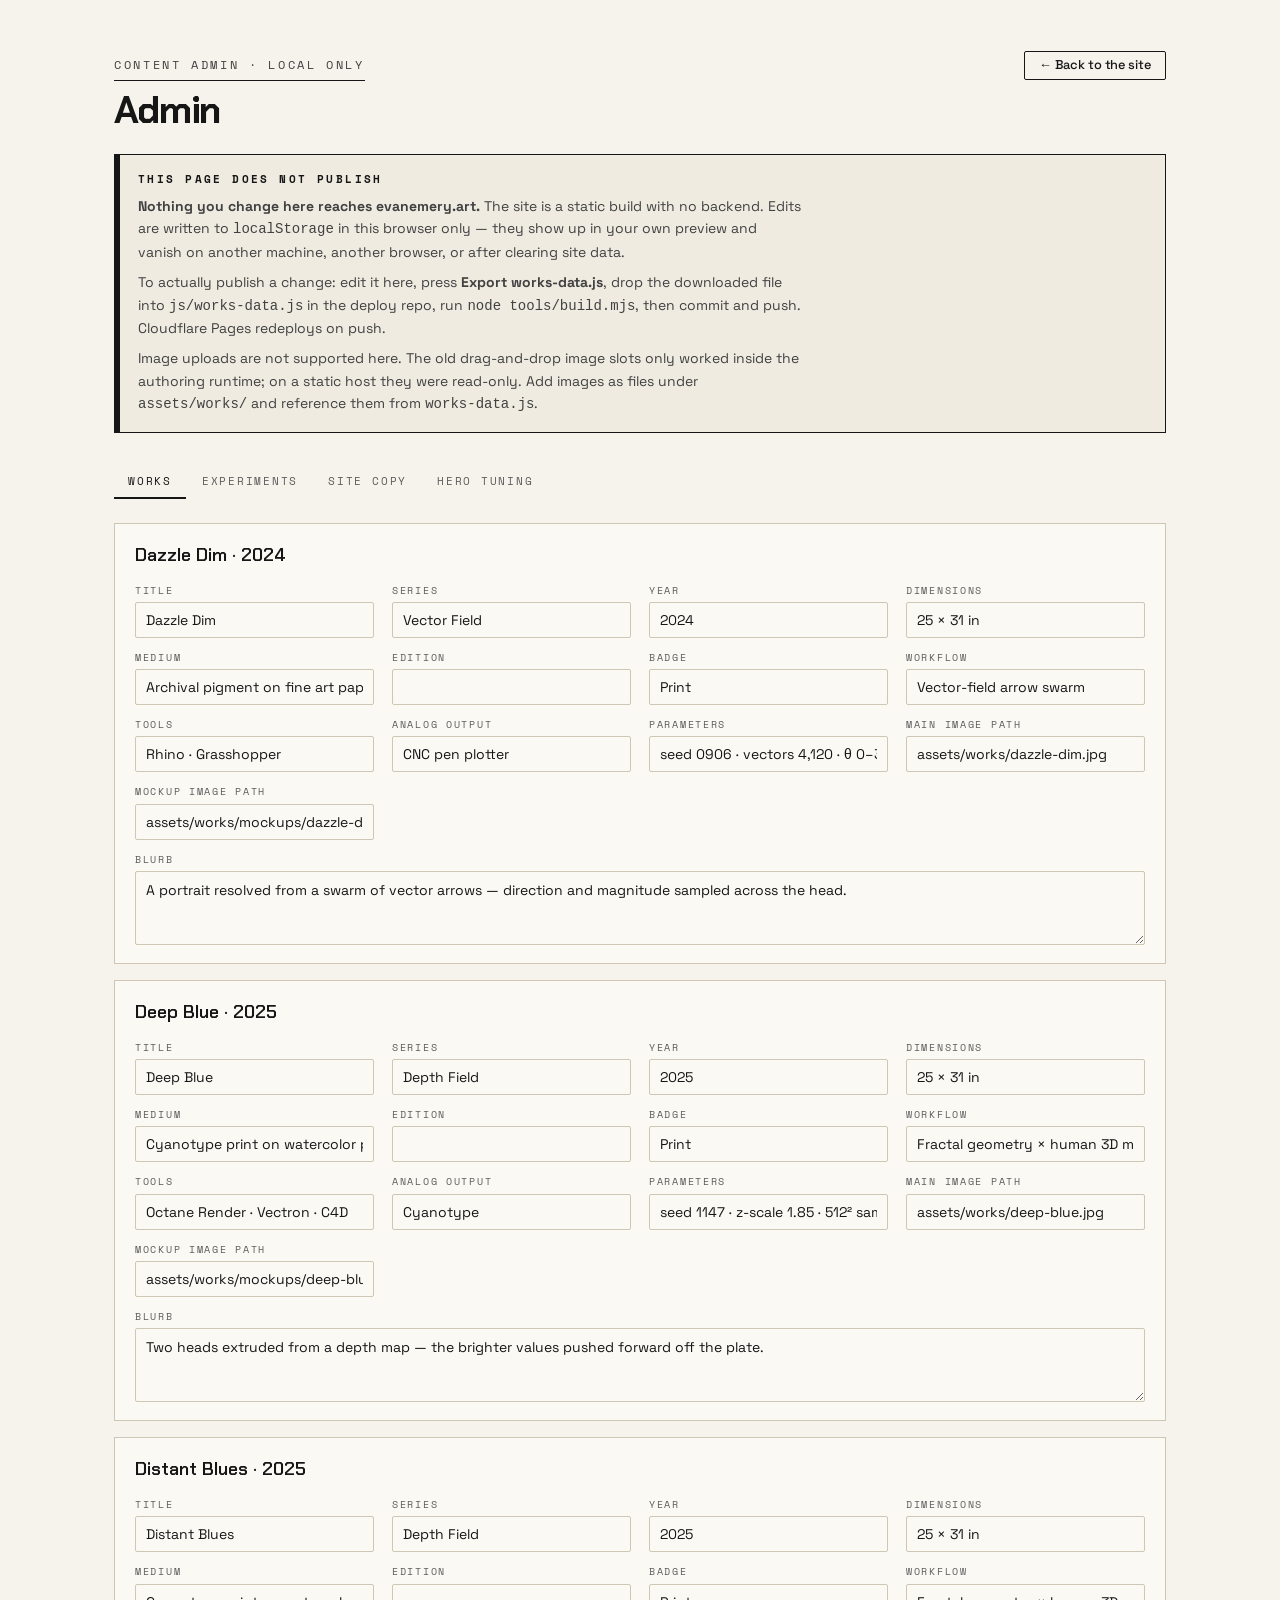
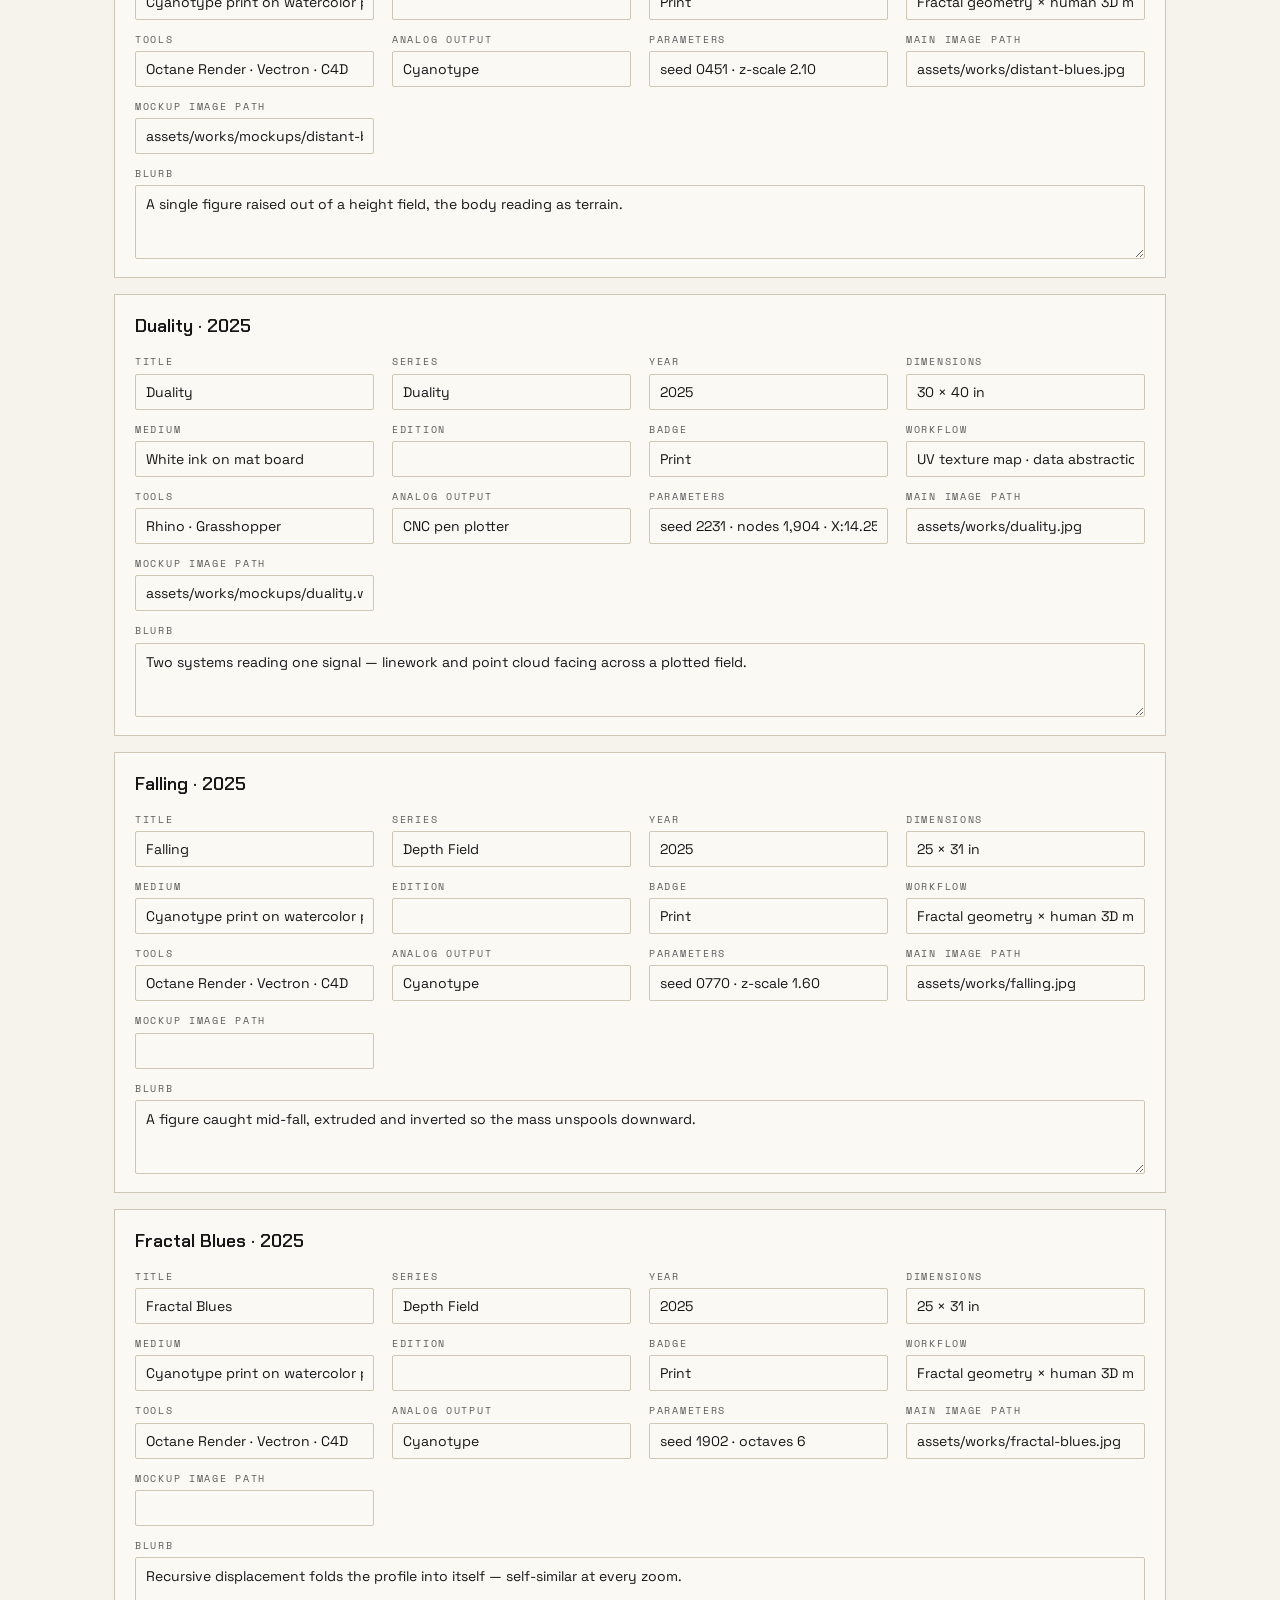
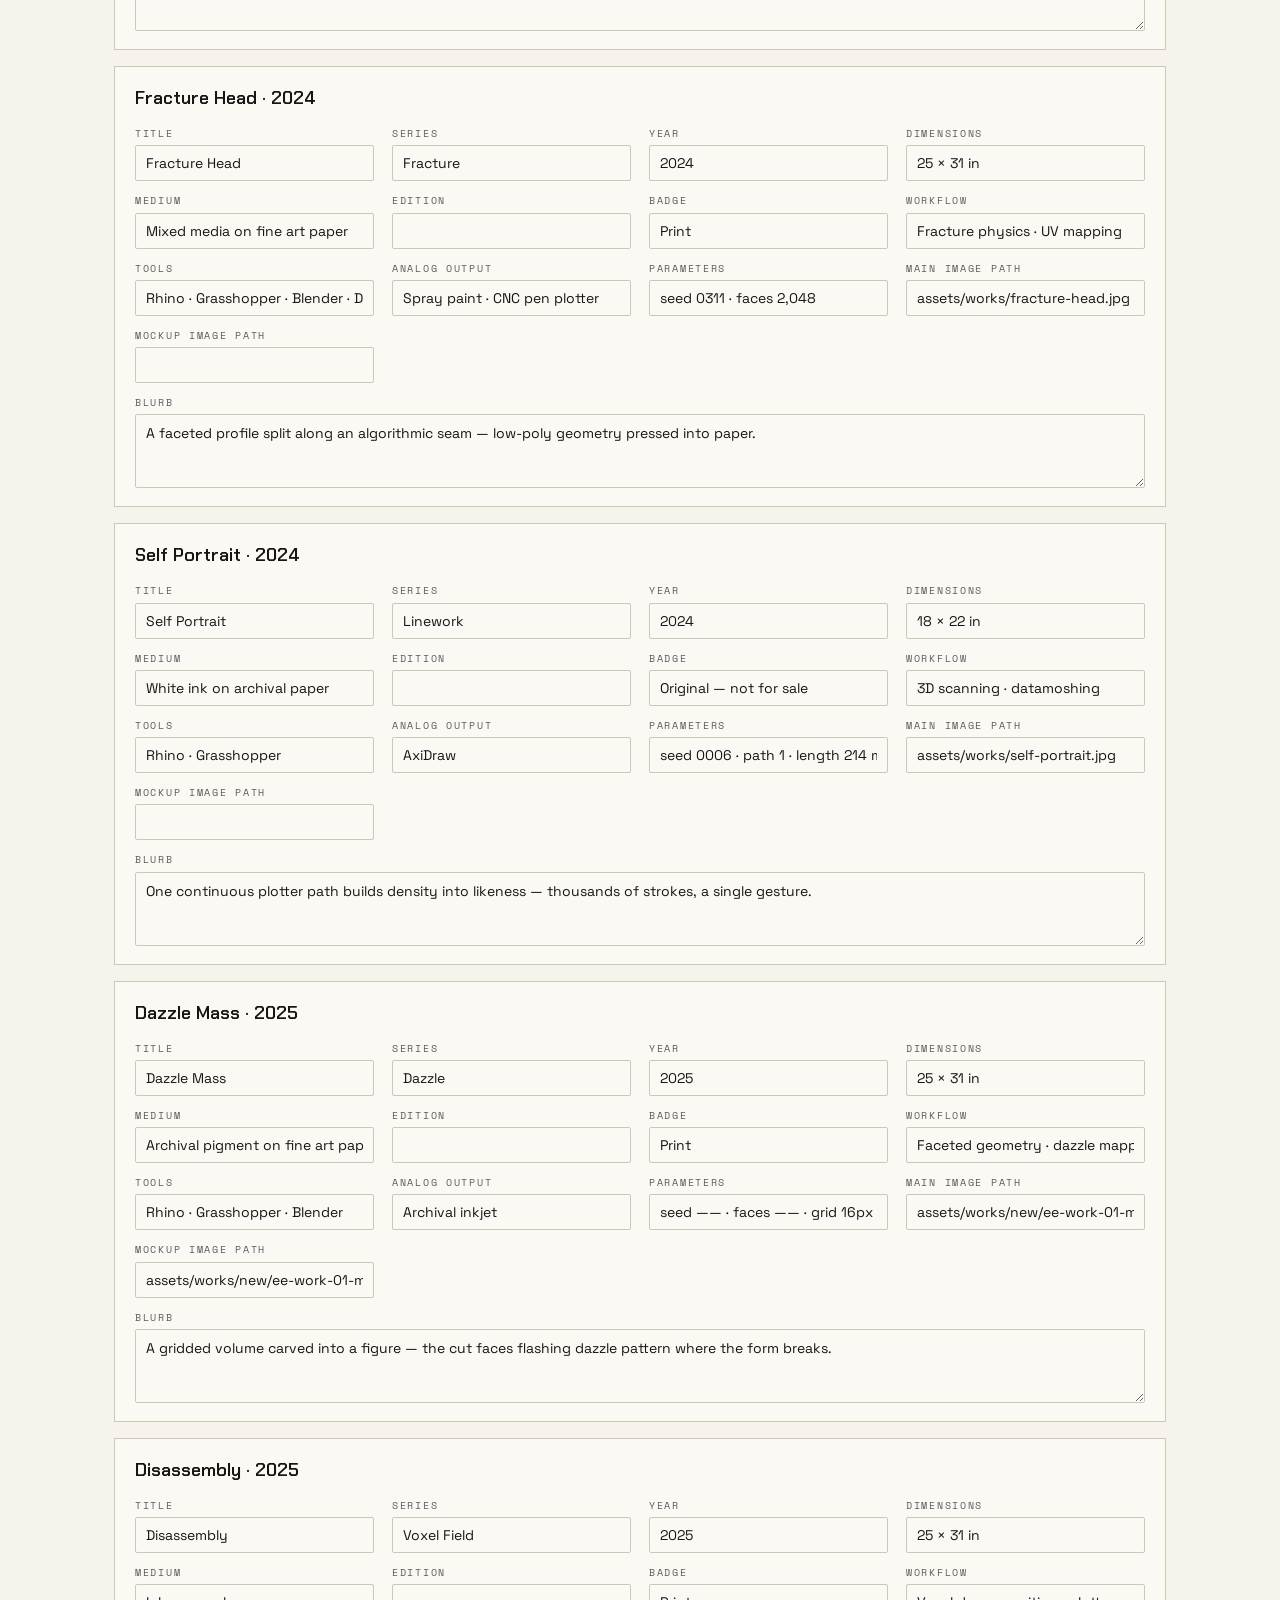
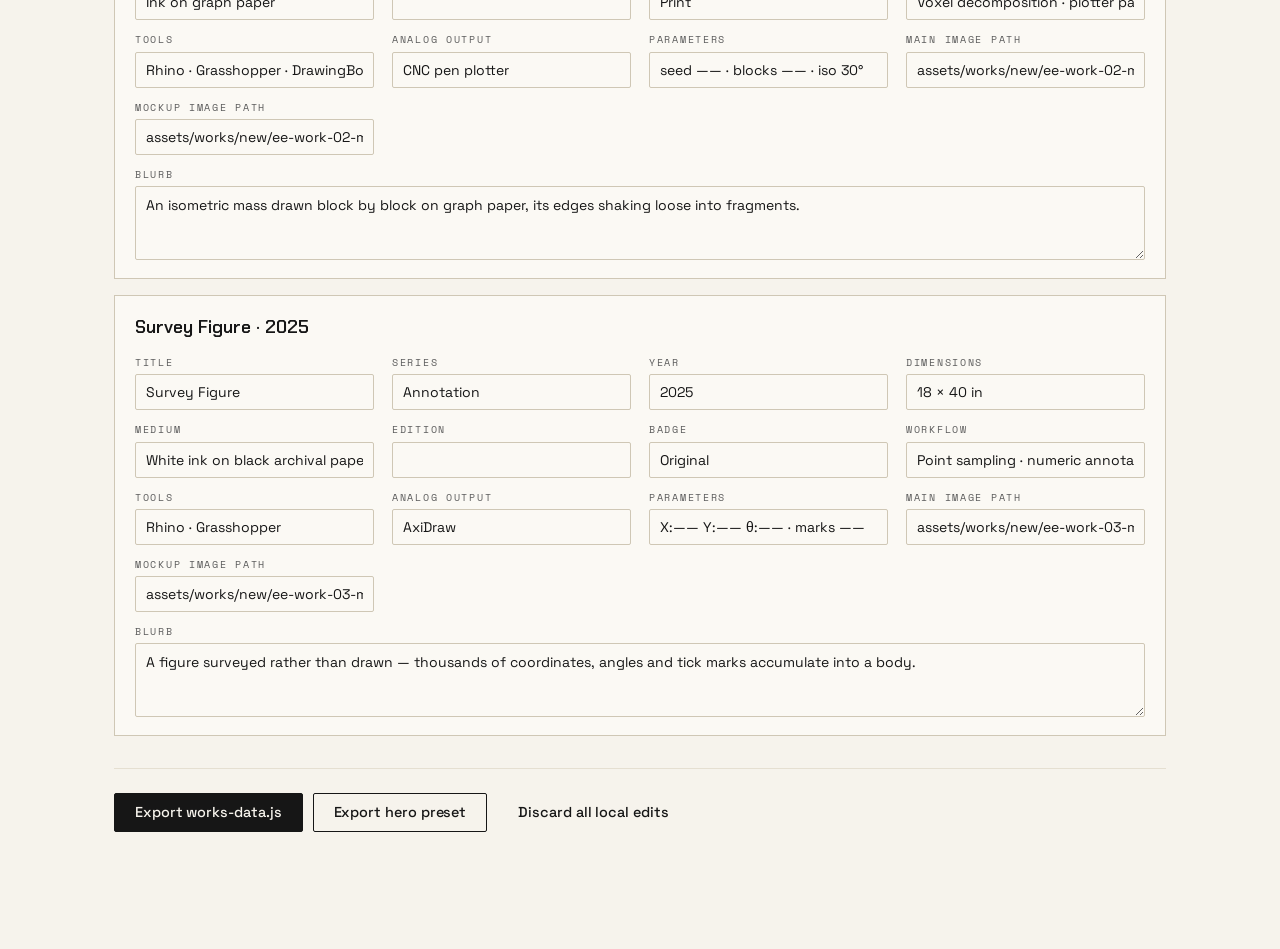
<file: admin.html>
<!DOCTYPE html>
<html lang="en">
<head>
<meta charset="utf-8">
<meta name="viewport" content="width=device-width, initial-scale=1">
<title>Admin — Evan Emery</title>
<meta name="robots" content="noindex,nofollow">
<link rel="icon" href="favicon.svg" type="image/svg+xml">
<link rel="stylesheet" href="css/tokens/fonts.css">
<link rel="stylesheet" href="css/tokens/colors.css">
<link rel="stylesheet" href="css/tokens/typography.css">
<link rel="stylesheet" href="css/tokens/spacing.css">
<link rel="stylesheet" href="css/tokens/effects.css">
<link rel="stylesheet" href="css/site.css">
<style>
  body { background: var(--ee-paper); }
  .a-wrap { max-width: 1180px; margin: 0 auto; padding: clamp(24px,4vw,56px) var(--page-gutter) 120px; }
  .a-head { display:flex; align-items:baseline; justify-content:space-between; gap:16px; flex-wrap:wrap; margin-bottom: var(--sp-5); }
  .a-warn {
    border: 1.5px solid var(--ee-ink); border-left-width: 6px;
    padding: 16px 18px; margin-bottom: var(--sp-6); background: var(--surface-sunken);
  }
  .a-warn h2 { margin:0 0 8px; font-family: var(--font-mono); font-size: 11px; letter-spacing: var(--ls-wider); text-transform: uppercase; }
  .a-warn p { margin: 0 0 8px; font-size: 14px; line-height: 1.6; color: var(--text-secondary); max-width: 74ch; }
  .a-warn p:last-child { margin-bottom: 0; }
  .a-tabs { display:flex; gap:2px; margin-bottom: var(--sp-5); flex-wrap: wrap; }
  .a-tab {
    background:none; border:0; border-bottom:2px solid transparent; cursor:pointer;
    font-family: var(--font-mono); font-size: 11px; letter-spacing: 0.16em;
    text-transform: uppercase; color: var(--text-muted); padding: 8px 14px;
  }
  .a-tab[aria-selected="true"] { color: var(--text-primary); border-bottom-color: var(--ee-ink); }
  .a-panel[hidden] { display:none; }
  .a-card { border:1px solid var(--border-default); padding: 18px 20px; margin-bottom: var(--sp-4); background: var(--ee-white); }
  .a-card > h3 { margin:0 0 14px; font-family: var(--font-display); font-size: 18px; font-weight: var(--fw-semibold); }
  .a-fields { display:grid; grid-template-columns: repeat(auto-fit,minmax(230px,1fr)); gap: 12px 18px; }
  .a-f { display:flex; flex-direction:column; gap:5px; }
  .a-f.wide { grid-column: 1 / -1; }
  .a-f label { font-family: var(--font-mono); font-size: 9.5px; letter-spacing: 0.18em; text-transform: uppercase; color: var(--text-muted); }
  .a-f input, .a-f textarea, .a-f select {
    font-family: var(--font-body); font-size: 14px; color: var(--text-primary);
    background: var(--field-bg); border: 1px solid var(--field-border);
    border-radius: var(--radius-sm); padding: 8px 10px; width: 100%;
  }
  .a-f input:focus, .a-f textarea:focus, .a-f select:focus { outline:none; border-color: var(--field-focus); box-shadow: var(--focus-ring); }
  .a-f textarea { min-height: 74px; resize: vertical; line-height: 1.5; }
  .a-slider { display:grid; grid-template-columns: 1fr 130px 62px; align-items:center; gap: 12px; padding: 5px 0; }
  .a-slider label { font-family: var(--font-mono); font-size: 11px; letter-spacing: 0.08em; color: var(--text-secondary); }
  .a-slider output { font-family: var(--font-mono); font-size: 11px; color: var(--text-muted); text-align: right; }
  .a-slider input[type=range] { width: 100%; accent-color: var(--ee-ink); }
  .a-slider input[type=color] { width:100%; height:28px; padding:0; border:1px solid var(--field-border); background: none; }
  .a-slider select { font-family: var(--font-mono); font-size: 11px; padding: 5px 7px; border:1px solid var(--field-border); background: var(--field-bg); width:100%; }
  .a-group { border-top: 1px solid var(--border-hairline); margin-top: 14px; padding-top: 12px; }
  .a-group > h4 { margin: 0 0 6px; font-family: var(--font-mono); font-size: 10px; letter-spacing: var(--ls-wider); text-transform: uppercase; color: var(--text-faint); }
  .a-actions { display:flex; gap: 10px; flex-wrap: wrap; align-items:center; }
  .a-toast {
    position: fixed; bottom: 20px; left: 50%; transform: translateX(-50%);
    background: var(--ee-ink); color: var(--ee-paper); padding: 10px 18px;
    font-family: var(--font-mono); font-size: 11px; letter-spacing: 0.14em;
    text-transform: uppercase; z-index: 400; opacity: 0; pointer-events: none;
    transition: opacity var(--dur-base) var(--ease-standard);
  }
  .a-toast[data-on="1"] { opacity: 1; }
  .a-preview { position: sticky; top: 12px; }
  .a-preview .ee-sheet { height: 300px; }
</style>
</head>
<body>
<div class="a-wrap">

  <div class="a-head">
    <div class="ee-stack" style="gap:10px">
      <div class="ee-speclabel">Content admin · local only</div>
      <h1 class="ee-h1" style="font-size:clamp(28px,3vw,42px)">Admin</h1>
    </div>
    <a class="ee-btn ee-btn--secondary ee-btn--sm" href="index.html">← Back to the site</a>
  </div>

  <div class="a-warn">
    <h2>This page does not publish</h2>
    <p><strong>Nothing you change here reaches evanemery.art.</strong> The site is a
    static build with no backend. Edits are written to <code>localStorage</code> in
    this browser only — they show up in your own preview and vanish on another
    machine, another browser, or after clearing site data.</p>
    <p>To actually publish a change: edit it here, press
    <strong>Export works-data.js</strong>, drop the downloaded file into
    <code>js/works-data.js</code> in the deploy repo, run <code>node tools/build.mjs</code>,
    then commit and push. Cloudflare Pages redeploys on push.</p>
    <p>Image uploads are not supported here. The old drag-and-drop image slots
    only worked inside the authoring runtime; on a static host they were read-only.
    Add images as files under <code>assets/works/</code> and reference them from
    <code>works-data.js</code>.</p>
  </div>

  <div class="a-tabs" role="tablist">
    <button class="a-tab" role="tab" id="tab-works" aria-controls="p-works" aria-selected="true">Works</button>
    <button class="a-tab" role="tab" id="tab-exps" aria-controls="p-exps" aria-selected="false">Experiments</button>
    <button class="a-tab" role="tab" id="tab-site" aria-controls="p-site" aria-selected="false">Site copy</button>
    <button class="a-tab" role="tab" id="tab-hero" aria-controls="p-hero" aria-selected="false">Hero tuning</button>
  </div>

  <div class="a-panel" id="p-works" role="tabpanel" aria-labelledby="tab-works"></div>
  <div class="a-panel" id="p-exps"  role="tabpanel" aria-labelledby="tab-exps" hidden></div>
  <div class="a-panel" id="p-site"  role="tabpanel" aria-labelledby="tab-site" hidden></div>
  <div class="a-panel" id="p-hero"  role="tabpanel" aria-labelledby="tab-hero" hidden></div>

  <div class="a-actions" style="margin-top:var(--sp-6);border-top:1px solid var(--border-hairline);padding-top:var(--sp-5)">
    <button type="button" class="ee-btn" id="a-export">Export works-data.js</button>
    <button type="button" class="ee-btn ee-btn--secondary" id="a-export-fx">Export hero preset</button>
    <button type="button" class="ee-btn ee-btn--ghost" id="a-reset">Discard all local edits</button>
  </div>

</div>

<div class="a-toast" id="a-toast" role="status" aria-live="polite"></div>

<!-- Skeleton for "Export works-data.js". The three markers are replaced with
     the current catalogue, so the download is a drop-in replacement for
     js/works-data.js with the localStorage overlay already folded in. -->
<script type="text/plain" id="a-source">/* Shared works catalogue for the Evan Emery site.
   Exposes window.EE_WORKS_DATA. Both the generator (tools/build.mjs) and the
   browser read from here, so this file is the single source of truth.
   Generated by admin.html — re-run `node tools/build.mjs` after replacing it. */
(function () {
  var STORE_KEY = "ee-portfolio-content-v1";

  var BASE_WORKS = [
/*__WORKS__*/
  ];

  var BASE_EXPERIMENTS = [
/*__EXPS__*/
  ];

  var BASE_SITE = /*__SITE__*/;

  var SIMULATIONS = [
    { id: "vector-field-head", name: "Vector-field head — live particle sim" }
  ];

  var BASE_HERO = [];

  function store() {
    try { var raw = localStorage.getItem(STORE_KEY); return raw ? (JSON.parse(raw) || {}) : {}; }
    catch (e) { return {}; }
  }
  function writeStore(s) {
    try { localStorage.setItem(STORE_KEY, JSON.stringify(s)); } catch (e) {}
  }
  function strOnly(ov) {
    var out = {};
    for (var k in ov) { if (typeof ov[k] === "string" && ov[k].indexOf("[object ") === -1) out[k] = ov[k]; }
    return out;
  }

  function loadWorks() {
    var ov = store().works || {};
    return BASE_WORKS.map(function (w) { return Object.assign({}, w, ov[w.id] || {}); });
  }
  function saveField(id, field, value) {
    var s = store();
    s.works = s.works || {};
    s.works[id] = Object.assign({}, s.works[id] || {}, (function () { var o = {}; o[field] = value; return o; })());
    writeStore(s);
  }
  function loadExperiments() {
    var ov = store().exps || {};
    return BASE_EXPERIMENTS.map(function (x, i) {
      var m = Object.assign({}, x, ov[x.id] || {});
      m.no = "EXP." + String(i + 1).padStart(2, "0");
      return m;
    });
  }
  function saveExpField(id, field, value) {
    var s = store();
    s.exps = s.exps || {};
    s.exps[id] = Object.assign({}, s.exps[id] || {}, (function () { var o = {}; o[field] = value; return o; })());
    writeStore(s);
  }
  function getWork(id) {
    var list = loadWorks();
    return list.filter(function (w) { return w.id === id; })[0] || list[0];
  }
  function neighbors(id) {
    var list = loadWorks();
    var i = list.map(function (w) { return w.id; }).indexOf(id);
    if (i < 0) i = 0;
    return { index: i, total: list.length, current: list[i],
             prev: list[(i - 1 + list.length) % list.length],
             next: list[(i + 1) % list.length] };
  }
  function loadSite() { return Object.assign({}, BASE_SITE, strOnly(store().site || {})); }
  function saveSiteField(f, v) {
    var s = store();
    s.site = strOnly(Object.assign({}, s.site || {}));
    s.site[f] = String(v == null ? "" : v);
    writeStore(s);
  }
  function loadHero() { return BASE_HERO.slice(); }

  window.EE_WORKS_DATA = {
    STORE_KEY: STORE_KEY, BASE_WORKS: BASE_WORKS, BASE_SITE: BASE_SITE,
    BASE_HERO: BASE_HERO, SIMULATIONS: SIMULATIONS,
    loadWorks: loadWorks, getWork: getWork, neighbors: neighbors, saveField: saveField,
    loadExperiments: loadExperiments, saveExpField: saveExpField,
    loadSite: loadSite, saveSiteField: saveSiteField, loadHero: loadHero
  };
})();
</script>

<script src="js/works-data.js"></script>
<script src="js/site-config.js"></script>
<script src="js/admin.js"></script>
</body>
</html>
</file>
<file: css/tokens/fonts.css>
/* Webfonts — Google Fonts.
   NOTE: no custom font files were supplied with the brand. These are the
   chosen stand-ins. The voice is TECHNICAL-FIRST (drafting instrument),
   adopting the ASU-class approach as the basis:
   - Chakra Petch  : squared technical display + headings + big numerals
   - Space Grotesk : neutral grotesque body + UI
   - Space Mono    : telemetry / labels — dimensions, editions, coordinates
   The serif (Spectral) has been dropped: the direction is machine, not hand.
   If you have licensed brand fonts, drop the files in assets/fonts/ and
   replace these @import / @font-face rules. */
@import url('../../assets/fonts/fonts-local.css'); /* vendored locally for offline publishing */
</file>
<file: css/tokens/colors.css>
/* ============================================================
   COLORS — Evan Emery
   TECHNICAL-FIRST, LIGHT with a SUBTLE SAND accent. Surfaces are
   near-white paper carrying only a whisper of warm sand; ink + greys
   stay near-neutral so the technical grid, type and marks stay crisp.
   The artwork carries the color; the frame stays light and quiet.
   NO chromatic accent by design.
   ============================================================ */
:root {
  /* --- Base ramp: LIGHT sand-tinted paper → near-neutral ink - */
  --ee-paper:      #f6f3ec; /* light paper, whisper of sand — primary surface */
  --ee-paper-2:    #efebe1; /* recessed paper, hover wells */
  --ee-paper-3:    #e5dfd1; /* deeper paper, borders on light */
  --ee-mist:       #cfc7b5; /* soft sand mid-light, dividers */

  --ee-graphite-0: #c2c2c2; /* light grey — secondary text on DARK only */
  --ee-graphite-1: #8a8a8a; /* faint — disabled / non-text marks only (fails AA) */
  --ee-graphite-2: #5c5c5c; /* muted text — AA on paper */
  --ee-graphite-3: #414141; /* secondary text — strong on paper */

  --ee-ink-3:      #2e2e2e; /* soft ink — neutral */
  --ee-ink-2:      #1f1f1f; /* charcoal — neutral */
  --ee-ink:        #161616; /* soft near-black ink — neutral */
  --ee-void:       #0c0c0c; /* deepest, dark-mode ground — neutral */

  --ee-white:      #fbf9f4; /* lightest highlight / paper-on-ink */

  /* --- Semantic aliases (LIGHT / paper is the default) ------- */
  --surface-page:     var(--ee-paper);
  --surface-raised:   var(--ee-white);
  --surface-sunken:   var(--ee-paper-2);
  --surface-inverse:  var(--ee-ink);

  /* --- Text: a CONTRAST-TIERED system. Each tier is legible on its
     intended ground; --text-faint is decorative/disabled only and must
     never carry reading copy.
       primary   : ink        — body, headings, anything you must read
       secondary : graphite-3 — sub-heads, captions, meta (AA)
       muted     : graphite-2 — de-emphasized labels, hints (AA, small ok)
       faint     : graphite-1 — disabled state + non-text drafting marks
     On ink/void, use the *-onInverse tiers (light greys) instead. -- */
  --text-primary:      var(--ee-ink);
  --text-secondary:    var(--ee-graphite-3);
  --text-muted:        var(--ee-graphite-2);
  --text-faint:        var(--ee-graphite-1);
  --text-disabled:     var(--ee-graphite-1);
  --text-onInverse:    var(--ee-paper);
  --text-onInverse-2:  var(--ee-graphite-0);
  --text-onInverse-muted: var(--ee-graphite-1);

  --border-hairline:  var(--ee-paper-3);
  --border-default:   var(--ee-mist);
  --border-strong:    var(--ee-ink);

  --field-bg:         var(--ee-white);
  --field-border:     var(--ee-mist);
  --field-focus:      var(--ee-ink);

  /* Feedback — desaturated + cooled so it never fights the artwork */
  --signal-ok:    #4f6b5d; /* cool sage */
  --signal-warn:  #8a7440; /* dim ochre (the one faint warm note) */
  --signal-err:   #8a4a44; /* muted oxide */
}

/* --- Inverse / dark scope: for gallery-dark sections -------- */
.ee-dark {
  --surface-page:    var(--ee-void);
  --surface-raised:  var(--ee-ink-2);
  --surface-sunken:  var(--ee-void);
  --surface-inverse: var(--ee-paper);

  /* Dark ground: shift text tiers UP the ramp so they stay legible on
     void/ink (light greys instead of dark). faint stays decorative. */
  --text-primary:    var(--ee-paper);
  --text-secondary:  var(--ee-graphite-0);
  --text-muted:      var(--ee-graphite-1);
  --text-faint:      var(--ee-graphite-2);
  --text-disabled:   var(--ee-graphite-2);

  --border-hairline: #1c1e20;
  --border-default:  #2b2e30;
  --border-strong:   var(--ee-paper);

  --field-bg:        var(--ee-ink-2);
  --field-border:    #2b2e30;
  --field-focus:     var(--ee-paper);
}
</file>
<file: css/tokens/typography.css>
/* ============================================================
   TYPOGRAPHY — Evan Emery
   TECHNICAL-FIRST, drafting-instrument voice (ASU-class basis).
   - Chakra Petch (display): squared technical headers, titles, big
     numerals. Tracked tight (−0.02em). The machine's headline voice.
   - Space Grotesk (body/UI): neutral grotesque working voice.
   - Space Mono (label): telemetry — dimensions, editions, coordinates,
     eyebrows. UPPERCASE, wide tracking.
   The serif is gone; there is no "hand" voice — the machine leads.
   ============================================================ */
:root {
  --font-display: 'Chakra Petch', 'Arial Narrow', sans-serif;
  --font-grotesk: 'Space Grotesk', 'Helvetica Neue', Arial, sans-serif;
  --font-mono:    'Space Mono', ui-monospace, 'SFMono-Regular', Menlo, monospace;

  /* Roles */
  --font-heading: var(--font-display);
  --font-body:    var(--font-grotesk);
  --font-ui:      var(--font-grotesk);
  --font-label:   var(--font-mono);
  --font-title:   var(--font-display); /* artwork / work titles */

  /* Type scale — 1.25 major-third, 16px base ---------------- */
  --fs-100: 0.694rem;  /* 11.1 — micro label */
  --fs-200: 0.8rem;    /* 12.8 — label / caption */
  --fs-300: 0.9rem;    /* 14.4 — small */
  --fs-400: 1rem;      /* 16   — body */
  --fs-500: 1.25rem;   /* 20   — lead */
  --fs-600: 1.563rem;  /* 25   — h4 */
  --fs-700: 1.953rem;  /* 31   — h3 */
  --fs-800: 2.441rem;  /* 39   — h2 */
  --fs-900: 3.052rem;  /* 49   — h1 */
  --fs-1000: 4.768rem; /* 76   — display */
  --fs-1100: 7.451rem; /* 119  — hero display */

  /* Weights */
  --fw-light: 300;     /* @kind font */
  --fw-regular: 400;   /* @kind font */
  --fw-medium: 500;    /* @kind font */
  --fw-semibold: 600;  /* @kind font */
  --fw-bold: 700;      /* @kind font */

  /* Line heights */
  --lh-tight: 1.04;    /* @kind font */
  --lh-snug: 1.18;     /* @kind font */
  --lh-normal: 1.5;    /* @kind font */
  --lh-relaxed: 1.7;   /* @kind font */

  /* Tracking — grotesk display goes tight, mono labels wide */
  --ls-tighter: -0.03em; /* @kind font */
  --ls-tight: -0.015em;  /* @kind font */
  --ls-normal: 0;        /* @kind font */
  --ls-wide: 0.08em;     /* @kind font */
  --ls-wider: 0.22em;    /* @kind font */
}
</file>
<file: css/tokens/spacing.css>
/* ============================================================
   SPACING & LAYOUT — Evan Emery
   8px base grid. Gallery-generous whitespace; content sits on a
   quiet measure with wide margins.
   ============================================================ */
:root {
  --sp-0: 0;        /* @kind spacing */
  --sp-1: 0.25rem;  /* 4  */
  --sp-2: 0.5rem;   /* 8  */
  --sp-3: 0.75rem;  /* 12 */
  --sp-4: 1rem;     /* 16 */
  --sp-5: 1.5rem;   /* 24 */
  --sp-6: 2rem;     /* 32 */
  --sp-7: 3rem;     /* 48 */
  --sp-8: 4rem;     /* 64 */
  --sp-9: 6rem;     /* 96 */
  --sp-10: 8rem;    /* 128 */
  --sp-11: 12rem;   /* 192 */

  /* Radii — near-square. This brand favours cut corners & sharp
     edges (the frame, the plate). Rounding is minimal. */
  --radius-0: 0;
  --radius-sm: 2px;
  --radius-md: 3px;
  --radius-lg: 5px;
  --radius-pill: 999px;

  /* Borders */
  --bw-hair: 1px;
  --bw-1: 1.5px;
  --bw-2: 2px;
  --bw-frame: 3px;   /* the "matted frame" rule */

  /* Container measures */
  --measure-prose: 62ch;
  --container-sm: 640px;
  --container-md: 960px;
  --container-lg: 1200px;
  --container-xl: 1440px;

  --page-gutter: clamp(1.25rem, 5vw, 6rem); /* @kind spacing */
}
</file>
<file: css/tokens/effects.css>
/* ============================================================
   EFFECTS — Evan Emery
   Shadows are restrained and warm (never blue-grey). The dominant
   depth cue is the FRAME / MAT and hairline rules, not drop shadow.
   Motion is calm: slow fades and small translations, no bounce.
   ============================================================ */
:root {
  /* Shadows — HARD OFFSET, no blur (printed-ink / drafting-sheet look,
     ASU-class basis). Cool graphite ink, never warm. The only blurred
     shadow is --shadow-render, reserved for floating photographic renders. */
  --shadow-0: none;
  --shadow-sm: 2px 2px 0 var(--ee-ink);
  --shadow-md: 4px 4px 0 var(--ee-ink);
  --shadow-lg: 8px 8px 0 var(--ee-ink);
  --shadow-frame: 6px 6px 0 var(--ee-ink);
  --shadow-render: 0 24px 60px -20px rgba(6,7,8,0.35);

  /* Focus ring — ink, offset (keyboard) */
  --focus-ring: 0 0 0 2px var(--surface-page), 0 0 0 4px var(--ee-ink);

  /* Motion */
  --ease-standard: cubic-bezier(0.4, 0.0, 0.2, 1); /* @kind other */
  --ease-out: cubic-bezier(0.16, 1, 0.3, 1); /* @kind other */
  --ease-in: cubic-bezier(0.4, 0.0, 1, 1); /* @kind other */
  --dur-fast: 120ms; /* @kind other */
  --dur-base: 220ms; /* @kind other */
  --dur-slow: 420ms; /* @kind other */
  --dur-gallery: 720ms;  /* @kind other */

  /* Grain / texture overlay opacity — the SUBTLE SAND PAPER TEXTURE.
     Light touch: reads as fine paper, not a heavy grain. */
  --grain-opacity: 0.04; /* @kind other */

  /* Technical GRID — the signature overlay. A FINE construction grid
     (16px cell, ASU-class basis) so any gridded surface reads as PAPER,
     never a coarse layout grid. Explicit warm-ink rgba (NOT color-mix,
     which renders unreliably inside gradients). A heavier 5-up major
     rule groups the cells like engineering paper. */
  --grid-line:     rgba(26,24,19,0.045); /* @kind color */
  --grid-line-2:   rgba(26,24,19,0.09); /* @kind color */
  --grid-cell:     16px; /* @kind spacing */
  --grid-size:     var(--grid-cell); /* @kind spacing */
  --grid-size-lg:  calc(var(--grid-cell) * 5); /* @kind spacing */

  /* The signature "spec label" underline offset */
  --rule-offset: 6px;
}

/* Reusable grain layer — now very faint. Apply .ee-grain to a
   positioned element for a whisper of material under the machine grid. */
.ee-grain { position: relative; }
.ee-grain::after {
  content: ""; position: absolute; inset: 0; pointer-events: none;
  opacity: var(--grain-opacity); mix-blend-mode: multiply;
  background-image: url("data:image/svg+xml,%3Csvg xmlns='http://www.w3.org/2000/svg' width='180' height='180'%3E%3Cfilter id='n'%3E%3CfeTurbulence type='fractalNoise' baseFrequency='0.6' numOctaves='3' stitchTiles='stitch'/%3E%3CfeColorMatrix type='matrix' values='0 0 0 0 0.36 0 0 0 0 0.32 0 0 0 0 0.24 0 0 0 0.9 0'/%3E%3C/filter%3E%3Crect width='100%25' height='100%25' filter='url(%23n)'/%3E%3C/svg%3E");
  background-size: 180px 180px;
}

/* THE GRID. Lean into it: fine technical graph paper over the warm paper.
   .ee-grid       — fine 16px engineering grid
   .ee-grid-lg    — fine grid + heavier 80px major lines (blueprint)
   Both sit on whatever background-color the element already has. */
.ee-grid {
  background-image:
    linear-gradient(var(--grid-line) 1px, transparent 1px),
    linear-gradient(90deg, var(--grid-line) 1px, transparent 1px);
  background-size: var(--grid-size) var(--grid-size);
}
.ee-grid-lg {
  background-image:
    linear-gradient(var(--grid-line) 1px, transparent 1px),
    linear-gradient(90deg, var(--grid-line) 1px, transparent 1px),
    linear-gradient(var(--grid-line-2) 1px, transparent 1px),
    linear-gradient(90deg, var(--grid-line-2) 1px, transparent 1px);
  background-size:
    var(--grid-size) var(--grid-size),
    var(--grid-size) var(--grid-size),
    var(--grid-size-lg) var(--grid-size-lg),
    var(--grid-size-lg) var(--grid-size-lg);
}

/* HAZARD stripe — diagonal ink/paper bars. Drafting-sheet caution motif,
   used as a thin divider or edge accent (never a large fill). */
.ee-hazard { background: repeating-linear-gradient(-45deg, var(--ee-ink) 0 10px, transparent 10px 20px); }

/* Corner registration crosshair — the blueprint tick mark. Drop
   .ee-tick on an element; it paints a small + at its top-left. */
.ee-tick { position: relative; }
.ee-tick::before {
  content: ""; position: absolute; top: -1px; left: -1px; width: 11px; height: 11px;
  pointer-events: none;
  background:
    linear-gradient(var(--border-strong), var(--border-strong)) no-repeat center/1px 11px,
    linear-gradient(var(--border-strong), var(--border-strong)) no-repeat center/11px 1px;
}
</file>
<file: css/site.css>
/* ==========================================================================
   Evan Emery — evanemery.art
   Site stylesheet. Replaces the Claude-Design React component bundle
   (_ds_bundle.js) with plain CSS built on the same design-system tokens,
   so nothing shifts visually and nothing is fetched at runtime.

   Load order: tokens/*.css  ->  this file.
   ========================================================================== */

/* ---------- base ---------------------------------------------------------- */

*, *::before, *::after { box-sizing: border-box; }

html { scroll-behavior: smooth; }

body {
  margin: 0;
  background: var(--ee-paper);
  color: var(--text-primary);
  font-family: var(--font-body);
  font-size: var(--fs-400);
  line-height: var(--lh-normal);
  -webkit-font-smoothing: antialiased;
  text-rendering: optimizeLegibility;
}

a { color: var(--text-primary); text-decoration: none; }
a:hover { color: var(--text-secondary); }
button { font-family: inherit; }
/* Every <img> carries real width/height attributes so its box is reserved
   before load; height:auto lets it scale from that reserved aspect ratio. */
img { max-width: 100%; height: auto; }
::selection { background: var(--ee-ink); color: var(--ee-paper); }

:focus-visible { outline: none; box-shadow: var(--focus-ring); }

.ee-sr {
  position: absolute; width: 1px; height: 1px; padding: 0; margin: -1px;
  overflow: hidden; clip: rect(0 0 0 0); white-space: nowrap; border: 0;
}

/* Skip link — first tab stop, hidden until focused. */
.ee-skip {
  position: absolute; left: 8px; top: -60px; z-index: 300;
  background: var(--ee-ink); color: var(--ee-paper);
  font-family: var(--font-mono); font-size: 11px; letter-spacing: var(--ls-wide);
  text-transform: uppercase; padding: 10px 14px;
  transition: top var(--dur-fast) var(--ease-standard);
}
.ee-skip:focus { top: 8px; color: var(--ee-paper); }

/* ---------- page shell ---------------------------------------------------- */

.ee-page { min-height: 100vh; position: relative; overflow: hidden; }

/* paper ground + optional construction grid */
[data-bg="paper"] { background-color: var(--ee-page, #eeeae1); }
[data-bg="paper-grid"],
[data-bg="grid"] {
  background-color: var(--ee-page, #eeeae1);
  background-image:
    linear-gradient(var(--grid-line) 1px, transparent 1px),
    linear-gradient(90deg, var(--grid-line) 1px, transparent 1px);
  background-repeat: repeat;
  background-size: var(--grid-size) var(--grid-size), var(--grid-size) var(--grid-size);
}

/* warm paper-grain plate, procedural — no image request */
#ee-paper-tex {
  position: fixed; inset: 0; z-index: 0; pointer-events: none; display: none;
  mix-blend-mode: multiply; opacity: var(--paper-tex, .1);
  background-image: url("data:image/svg+xml,%3Csvg xmlns='http://www.w3.org/2000/svg' width='420' height='420'%3E%3Cfilter id='p'%3E%3CfeTurbulence type='fractalNoise' baseFrequency='0.62' numOctaves='4' stitchTiles='stitch'/%3E%3CfeColorMatrix type='saturate' values='0'/%3E%3C/filter%3E%3Crect width='100%25' height='100%25' filter='url(%23p)' opacity='0.55'/%3E%3C/svg%3E");
  background-repeat: repeat; background-size: 420px 420px;
}
[data-bg="paper"] #ee-paper-tex,
[data-bg="paper-grid"] #ee-paper-tex { display: block; }

.ee-main { position: relative; z-index: 1; }

/* section padding rhythm */
.ee-sec { padding: clamp(16px, 2.2vw, 36px) var(--page-gutter) clamp(60px, 7vw, 120px); }
.ee-sec--tight { padding-bottom: clamp(28px, 3.5vw, 48px); }
.ee-rulewrap { padding: 0 var(--page-gutter); }

/* ---------- navigation ---------------------------------------------------- */

#ee-nav {
  position: sticky; top: 0; z-index: 60;
  transition: background var(--dur-slow) var(--ease-standard),
              box-shadow var(--dur-slow) var(--ease-standard);
}
.ee-navbar {
  display: flex; align-items: center; justify-content: space-between;
  gap: 24px; padding: 16px var(--page-gutter);
}
.ee-brand {
  font-family: var(--font-display); font-weight: var(--fw-bold);
  font-size: 19px; letter-spacing: 0.02em; text-transform: uppercase;
  color: var(--text-primary);
}
.ee-navbar nav { display: flex; align-items: center; gap: 8px; }
.ee-navlink {
  font-family: var(--font-mono); font-size: 11px; letter-spacing: 0.18em;
  text-transform: uppercase; color: var(--text-secondary);
  padding: 8px 12px; cursor: pointer;
  transition: color var(--dur-fast) var(--ease-standard);
}
.ee-navlink[aria-current="page"] { color: var(--text-primary); }

#ee-nav[data-nav="ink"] { background: var(--ee-ink); border-bottom: 1px solid rgba(255,255,255,.14); }
#ee-nav[data-nav="ink"][data-scrolled="1"] { box-shadow: 0 12px 30px -22px rgba(0,0,0,.8); }
#ee-nav[data-nav="ink"] .ee-navlink { color: rgba(255,255,255,.74); }
#ee-nav[data-nav="ink"] .ee-navlink:hover,
#ee-nav[data-nav="ink"] .ee-navlink[aria-current="page"] { color: #fff; }
#ee-nav[data-nav="ink"] .ee-brand { color: #fff; }

#ee-nav[data-nav="paper"] {
  background: rgba(246,243,236,0.6);
  backdrop-filter: blur(9px); -webkit-backdrop-filter: blur(9px);
  border-bottom: 1px solid var(--border-hairline);
}
#ee-nav[data-nav="paper"][data-scrolled="1"] {
  background: rgba(246,243,236,0.92); box-shadow: 0 10px 26px -20px rgba(0,0,0,.55);
}
#ee-nav[data-nav="contrast"] { background: var(--ee-paper); border-bottom: 2px solid var(--ee-ink); }
#ee-nav[data-nav="contrast"][data-scrolled="1"] { box-shadow: var(--shadow-md); }

/* ---------- design-system components (ported from _ds_bundle.js) ---------- */

/* SpecLabel — the signature mono process label */
.ee-speclabel {
  display: inline-block;
  font-family: var(--font-mono); font-size: 12px;
  letter-spacing: var(--ls-wider); text-transform: uppercase;
  color: var(--text-secondary);
  border-bottom: 1.5px solid var(--border-strong);
  padding-bottom: var(--rule-offset);
}
.ee-speclabel--strong { color: var(--text-primary); }
.ee-speclabel--muted  { color: var(--text-muted); }
.ee-speclabel--norule { border-bottom: none; padding-bottom: 0; }

/* Tag — small metadata chip */
.ee-tag {
  display: inline-flex; align-items: center; gap: 6px;
  padding: 4px 10px;
  font-family: var(--font-mono); font-size: 11px;
  letter-spacing: var(--ls-wide); text-transform: uppercase;
  border-radius: var(--radius-sm); line-height: 1.3;
  background: transparent; color: var(--text-secondary);
  border: 1px solid var(--border-default);
}
.ee-tag--solid { background: var(--ee-ink); color: var(--ee-paper); border-color: var(--ee-ink); }
.ee-tag--soft  { background: var(--surface-sunken); color: var(--text-primary); border-color: transparent; }
button.ee-tag { cursor: pointer; }

/* Divider — rule with optional centred mono label */
.ee-divider { display: flex; align-items: center; gap: 16px; }
.ee-divider::before, .ee-divider::after {
  content: ""; flex: 1; height: 0; border-top: 1px solid var(--border-default);
}
.ee-divider > span {
  font-family: var(--font-mono); font-size: 11px;
  letter-spacing: var(--ls-wider); text-transform: uppercase;
  color: var(--text-muted); white-space: nowrap;
}
.ee-divider--strong::before, .ee-divider--strong::after {
  border-top-width: 1.5px; border-top-color: var(--border-strong);
}

/* FigureTag — blueprint FIG. marker */
.ee-figtag {
  display: inline-flex; align-items: stretch;
  border: 1.5px solid var(--ee-ink);
  font-family: var(--font-mono); font-size: 11px;
  letter-spacing: 0.16em; text-transform: uppercase; line-height: 1;
}
.ee-figtag > span { display: inline-flex; align-items: center; }
.ee-figtag .fig { padding: 5px 8px; font-weight: var(--fw-bold); background: var(--ee-ink); color: var(--ee-paper); }
.ee-figtag .num { padding: 5px 9px; font-weight: var(--fw-bold); color: var(--ee-ink); border-left: 1.5px solid var(--ee-ink); }
.ee-figtag .lbl { padding: 5px 10px; color: var(--text-secondary); border-left: 1.5px solid var(--ee-ink); letter-spacing: var(--ls-wide); }
.ee-figtag--outline .fig { background: transparent; color: var(--ee-ink); }

/* on the dark process bands the ink rules must invert */
.ee-dark .ee-figtag { border-color: rgba(255,255,255,.62); }
.ee-dark .ee-figtag .fig { background: transparent; color: var(--text-primary); }
.ee-dark .ee-figtag .num { color: var(--text-primary); border-left-color: rgba(255,255,255,.62); }
.ee-dark .ee-figtag .lbl { color: var(--text-secondary); border-left-color: rgba(255,255,255,.62); }

/* Button */
.ee-btn {
  display: inline-flex; align-items: center; justify-content: center; gap: 8px;
  font-family: var(--font-ui); font-weight: var(--fw-medium);
  letter-spacing: -0.005em; line-height: 1; white-space: nowrap; cursor: pointer;
  padding: 11px 20px; font-size: 14.4px;
  border: 1.5px solid transparent; border-radius: var(--radius-sm);
  background: var(--ee-ink); color: var(--ee-paper); border-color: var(--ee-ink);
  transition: background var(--dur-fast) var(--ease-standard),
              color var(--dur-fast) var(--ease-standard),
              border-color var(--dur-fast) var(--ease-standard),
              transform var(--dur-fast) var(--ease-standard);
}
.ee-btn:hover { background: var(--ee-ink-3); color: var(--ee-paper); }
.ee-btn:active { transform: translateY(1px); }
.ee-btn--sm { padding: 7px 14px; font-size: 12.8px; }
.ee-btn--lg { padding: 15px 28px; font-size: var(--fs-400); }
.ee-btn--secondary { background: transparent; color: var(--text-primary); border-color: var(--border-strong); }
.ee-btn--secondary:hover { background: var(--ee-ink); color: var(--ee-paper); border-color: var(--ee-ink); }
.ee-btn--ghost { background: transparent; color: var(--text-primary); border-color: transparent; }
.ee-btn--ghost:hover { background: var(--surface-sunken); color: var(--text-primary); }

/* ArtworkCard — the matted print. The signature container. */
.ee-artcard {
  margin: 0; display: flex; flex-direction: column; gap: var(--sp-3);
  justify-content: flex-start;
  flex: none;              /* width is set by the justified layout */
}
a.ee-artcard { cursor: pointer; color: inherit; }
.ee-artcard .mat {
  background: var(--ee-white);
  outline: var(--bw-frame) solid var(--ee-ink); outline-offset: calc(-1 * var(--bw-frame));
  padding: 18px; overflow: hidden;
  box-shadow: var(--shadow-sm);
  transition: box-shadow var(--dur-base) var(--ease-standard);
}
.ee-artcard:hover .mat { box-shadow: var(--shadow-lg); }
/* TWO CANONICAL PLATE RATIOS — 3:4 portrait, 4:3 landscape. Every work in the
   catalogue is presented in one of these two frames, so the grid reads as a
   single hang and the mat is the same size on every card.

   The work is scaled to fill the plate WIDTH. A piece taller than the plate is
   cropped top and bottom; a piece shorter shows mat. Height is never
   compromised to avoid that — the row must stay level.

   Chosen against the real catalogue (portrait aspects 0.647-0.838): 3:4 gives
   at most 13.8% crop and 11.7% mat, averaging 2.9% crop, and two works sit on
   it exactly. The full, uncropped piece is always on its detail page. */
.ee-artcard .plate {
  aspect-ratio: 3 / 4;
  background: var(--ee-white);
  overflow: hidden;
  display: flex; align-items: center; justify-content: center;
}
.ee-artcard[data-orient="landscape"] .plate { aspect-ratio: 4 / 3; }
.ee-artcard .plate img {
  width: 100%; height: auto; display: block;
  flex: none;                 /* overflow rather than be squashed by the flexbox */
  transition: opacity var(--dur-base) var(--ease-standard);
  /* Own compositor layer. When the justified grid re-solves on resize, Chrome
     otherwise skips drawing each image until it has re-decoded it at the new
     size, and the plates flash white. A composited image keeps its old raster
     on screen, scaled, until the new one is ready. Verified 2026-09-20. */
  will-change: transform;
}
/* No hover zoom — the frame lifts on its shadow instead. */
.ee-artcard:hover .plate img { opacity: 0.94; }

/* Landscape works hang across two cells and are shown whole (contain), matted
   by the wider plate rather than cropped into a portrait window. The 26:15
   plate is chosen so its height matches a portrait plate in the same row, so
   the grid still reads as even rows. Orientation is baked at build time from
   the file's own dimensions — it never changes with the viewport. */
/* The plate takes the work's OWN aspect (emitted inline from the file's real
   dimensions), so the artwork fills it edge to edge — the only border is the
   mat padding, no pillarboxing. The frame then hugs the work rather than the
   two-cell span, and site.js matches its height to the portrait plates in the
   row so every frame in a row lines up. */

/* Captions sit under the work, flush with its bottom-left corner. site.js
   matches the caption's width to the mat so the status badge lands on the
   artwork's right edge, exactly as it does on a portrait card. */
#ee-works-grid .ee-artcard[data-orient="landscape"] figcaption,
#ee-selscroll .ee-artcard[data-orient="landscape"] figcaption {
  text-align: left; max-width: 100%; margin: 0;
}
#ee-works-grid .ee-artcard[data-orient="landscape"] .plate img {
  width: 100%; height: 100%; object-fit: contain;
}
.ee-artcard figcaption { display: flex; flex-direction: column; gap: 8px; }
.ee-artcard .series {
  font-family: var(--font-mono); font-size: 11px; letter-spacing: 0.2em;
  text-transform: uppercase; color: var(--text-muted);
}
.ee-artcard .titlerow { display: flex; align-items: baseline; justify-content: space-between; gap: 12px; }
.ee-artcard h3 {
  margin: 0; font-family: var(--font-title); font-weight: var(--fw-semibold);
  font-size: 20px; letter-spacing: var(--ls-tight); color: var(--text-primary); line-height: 1.1;
}
.ee-artcard h3 .yr { color: var(--text-muted); font-style: normal; }
.ee-artcard .status {
  font-family: var(--font-mono); font-size: 11px; letter-spacing: var(--ls-wide);
  text-transform: uppercase; color: var(--text-muted); white-space: nowrap;
}
.ee-artcard .dims {
  display: flex; justify-content: space-between; gap: 12px;
  font-family: var(--font-mono); font-size: 12px; color: var(--text-secondary);
}

/* ---------- typography helpers ------------------------------------------- */

.ee-h1 {
  margin: 0; font-family: var(--font-display); font-weight: var(--fw-bold);
  font-size: clamp(34px, 4vw, 58px); line-height: 1;
  letter-spacing: var(--ls-tighter); color: var(--text-primary); text-wrap: balance;
}
.ee-h1--hero { font-size: clamp(38px, 4.6vw, 68px); line-height: 1.02; }
.ee-h2 {
  margin: 0; font-family: var(--font-display); font-weight: var(--fw-semibold);
  font-size: clamp(28px, 3.2vw, 46px); line-height: 1.05;
  letter-spacing: var(--ls-tighter); color: var(--text-primary);
}
.ee-lede { margin: 0; font-size: 17px; line-height: 1.6; color: var(--text-secondary); max-width: 48ch; }
.ee-body { margin: 0; font-size: var(--fs-400); line-height: 1.7; color: var(--text-secondary); }
.ee-note { margin: 0; font-size: 15px; line-height: 1.62; color: var(--text-secondary); max-width: 56ch; }
.ee-stack { display: flex; flex-direction: column; }
.ee-mono {
  font-family: var(--font-mono); font-size: 11px; letter-spacing: 0.14em;
  text-transform: uppercase; color: var(--text-muted);
}

/* ---------- hero ---------------------------------------------------------- */

.ee-hero { position: relative; padding: clamp(48px,7vw,104px) var(--page-gutter) clamp(40px,5vw,72px); }
/* align-items:start, not stretch: the sheet must size itself, never inherit the
   height of the copy column — otherwise a tall viewport stretches the frame
   past the fold. */
.ee-hero-stack {
  position: relative; z-index: 1; display: grid;
  grid-template-columns: minmax(0,30fr) minmax(0,70fr);
  gap: clamp(32px,5vw,80px); align-items: start;
}
.ee-hero-copy { display: flex; flex-direction: column; gap: var(--sp-5); }
.ee-hero-cta { display: flex; align-items: center; gap: 14px; margin-top: var(--sp-2); }
.ee-hero-tile { display: flex; gap: clamp(14px,1.6vw,22px); min-height: 0; }

/* The frame keeps a fixed 16:10 plate and is capped to the remaining viewport,
   so the whole hero is always visible and fitCamera() gets a stable aspect. */
.ee-sheet {
  position: relative; flex: 1; min-width: 0;
  aspect-ratio: 16 / 10;
  max-height: calc(100vh - var(--ee-nav-h, 96px) - clamp(120px, 16vh, 200px));
  max-height: calc(100svh - var(--ee-nav-h, 96px) - clamp(120px, 16vh, 200px));
  background-color: var(--ee-page-tint, #eeeae1);
  border: var(--bw-frame) solid var(--border-strong);
  box-shadow: var(--shadow-frame);
  padding: clamp(16px,2vw,30px);
  display: flex; overflow: hidden;
}
/* procedural paper plate inside the hero sheet */
.ee-sheet::before {
  content: ""; position: absolute; inset: 0; z-index: 0; pointer-events: none;
  mix-blend-mode: multiply; opacity: .5;
  background-image: url("data:image/svg+xml,%3Csvg xmlns='http://www.w3.org/2000/svg' width='420' height='420'%3E%3Cfilter id='h'%3E%3CfeTurbulence type='fractalNoise' baseFrequency='0.62' numOctaves='4' stitchTiles='stitch'/%3E%3CfeColorMatrix type='saturate' values='0'/%3E%3C/filter%3E%3Crect width='100%25' height='100%25' filter='url(%23h)' opacity='0.5'/%3E%3C/svg%3E");
  background-size: 420px 420px;
}
#ee-hero-canvas { position: relative; z-index: 1; width: 100%; height: 100%; display: block; }

.ee-sheet-tag {
  position: absolute; z-index: 2; font-family: var(--font-mono); font-size: 10px;
  letter-spacing: 0.2em; text-transform: uppercase; color: var(--text-muted);
}
.ee-sheet-tag.tl { top: 10px; left: 16px; }
.ee-sheet-tag.br { bottom: 10px; right: 16px; letter-spacing: 0.12em; color: var(--text-faint); text-transform: none; }

#ee-orbit-cue {
  position: absolute; bottom: 14px; left: 16px; z-index: 3;
  display: flex; align-items: center; gap: 8px;
  font-family: var(--font-mono); font-size: 10px; letter-spacing: 0.18em;
  text-transform: uppercase; color: var(--text-secondary);
  pointer-events: none; transition: opacity var(--dur-slow) var(--ease-out);
}
#ee-orbit-cue[data-hide="1"] { opacity: 0; }
@keyframes ee-orbitcue { 0%,100% { transform: rotate(0) translateX(0); } 50% { transform: rotate(-24deg) translateX(2px); } }
#ee-orbit-cue .cue { display: inline-block; font-size: 13px; transform-origin: center; animation: ee-orbitcue 2.2s var(--ease-standard) infinite; }

/* On a phone the head fills the screen and invites dragging, so a visitor can
   orbit it indefinitely without realising the page continues. This names both
   gestures and retires itself the moment either one is used. */
.ee-scrollcue {
  display: none; position: absolute; left: 50%; bottom: 14px;
  transform: translateX(-50%);
  z-index: 4; pointer-events: none;
  flex-direction: column; align-items: center; gap: 8px;
  transition: opacity var(--dur-slow) var(--ease-standard),
              transform var(--dur-slow) var(--ease-standard);
}
.ee-scrollcue[data-hide="1"] { opacity: 0; transform: translateX(-50%) translateY(8px); }
.ee-scrollcue span {
  font-family: var(--font-mono); font-size: 10px; letter-spacing: 0.16em;
  text-transform: uppercase; color: var(--text-secondary);
}
.ee-cue-grab, .ee-cue-scroll { display: inline-flex; align-items: center; gap: 8px; }
.ee-cue-grab { color: var(--text-faint) !important; }
.ee-cue-scroll {
  background: var(--ee-ink); color: var(--ee-paper) !important;
  padding: 8px 14px; border-radius: var(--radius-pill);
  box-shadow: var(--shadow-sm);
}
.ee-cue-dot {
  width: 7px; height: 7px; border-radius: 50%;
  border: 1.5px solid var(--text-faint);
  animation: ee-cue-swipe 2.4s var(--ease-standard) infinite;
}
@keyframes ee-cue-swipe {
  0%, 100% { transform: translateX(-5px); opacity: .45; }
  50%      { transform: translateX(5px);  opacity: 1; }
}
.ee-cue-arrow {
  display: inline-block; font-size: 13px; line-height: 1;
  animation: ee-nudge 1.8s var(--ease-standard) infinite;
}
@keyframes ee-nudge {
  0%, 100% { transform: translateY(-3px); opacity: .6; }
  50%      { transform: translateY(3px);  opacity: 1; }
}

/* filmic grain over the sim canvas */
#ee-hero-grain {
  position: absolute; inset: 0; z-index: 2; pointer-events: none;
  mix-blend-mode: overlay; opacity: var(--sim-grain, .3);
  background-image: url("data:image/svg+xml,%3Csvg xmlns='http://www.w3.org/2000/svg' width='150' height='150'%3E%3Cfilter id='g'%3E%3CfeTurbulence type='fractalNoise' baseFrequency='0.9' numOctaves='2' stitchTiles='stitch'/%3E%3CfeColorMatrix type='saturate' values='0'/%3E%3C/filter%3E%3Crect width='100%25' height='100%25' filter='url(%23g)' opacity='0.7'/%3E%3C/svg%3E");
  background-size: 150px 150px; animation: ee-grainjit .5s steps(3) infinite;
}
[data-simgrain="0"] #ee-hero-grain { display: none; }

/* ---------- selected works row ------------------------------------------- */

.ee-secthead {
  display: flex; align-items: baseline; justify-content: space-between;
  gap: 16px; margin-bottom: var(--sp-6);
}
.ee-selrow {
  display: flex;
  gap: var(--ee-row-gap, clamp(20px, 2.2vw, 40px));
  overflow-x: auto; scroll-snap-type: x proximity;
  /* Reaching an end must not rubber-band the page or trigger the browser's
     swipe-back — that is the jump a trackpad user feels. */
  overscroll-behavior-x: contain;
  scrollbar-width: none; padding-bottom: 4px;
}
.ee-selrow::-webkit-scrollbar { display: none; }
@media (hover: hover) and (pointer: fine) {
  /* No snap with a mouse or trackpad: the row scrolls and glides like any
     native view. Snap stays on touch, where it feels right. */
  .ee-selrow { cursor: grab; scroll-snap-type: none; scroll-behavior: auto; }
  .ee-selrow > * { scroll-snap-align: none; }
  .ee-selrow.is-grabbing { cursor: grabbing; user-select: none; }
  .ee-selrow.is-grabbing .ee-artcard { pointer-events: none; }
}
.ee-selrow > * { scroll-snap-align: start; flex: none; }
/* ---------- scroll rail affordances ---------------------------------------
   Horizontal scrolling has weak information scent. The row says "there is
   more" in two quiet ways: the last visible card is deliberately cut by the
   edge (site.js sizes the plates for that), and a thin position bar sits
   under the row. The arrows disable at the ends. No edge fades, no hint text:
   the work should not be dimmed to advertise the scroll. */

.ee-rail { position: relative; }

.ee-railfoot {
  display: flex; align-items: center; gap: clamp(12px, 2vw, 24px);
  margin-top: var(--sp-4);
}
/* A visible position bar, rather than a hidden scrollbar. */
.ee-railbar {
  position: relative; flex: 1; height: 2px;
  background: var(--border-default); overflow: hidden;
}
.ee-railbar span {
  position: absolute; left: 0; top: 0; height: 100%; width: 0;
  background: var(--ee-ink);
  transition: transform var(--dur-fast) linear, width var(--dur-base) var(--ease-standard);
}

.ee-selrow:focus-visible { outline: none; box-shadow: var(--focus-ring); }

.ee-arrowbtn {
  font-family: var(--font-mono); font-size: 13px; color: var(--text-secondary);
  border: 1px solid var(--border-strong); background: transparent;
  padding: 5px 11px; cursor: pointer;
  transition: background var(--dur-fast) var(--ease-standard), color var(--dur-fast) var(--ease-standard);
}
.ee-arrowbtn:hover:not([disabled]) { background: var(--ee-ink); color: #fff; }
.ee-arrowbtn[disabled] { opacity: 0.3; cursor: default; }
.ee-textbtn {
  background: none; border: 0; padding: 0; cursor: pointer;
  font-family: var(--font-mono); font-size: 11px; letter-spacing: 0.16em;
  text-transform: uppercase; color: var(--text-secondary);
}
.ee-textbtn:hover { color: var(--text-primary); }

/* ---------- works grid + filters ----------------------------------------- */

.ee-grid-3 { display: grid; grid-template-columns: repeat(3, minmax(0,1fr)); gap: clamp(24px,3vw,52px); }
/* Justified rows: site.js solves each row's height so the row fills the width
   exactly. Widths come from the canonical ratios, so nothing is cropped beyond
   the 3:4 / 4:3 fit and no row leaves a gap. */
#ee-works-grid {
  display: flex; flex-wrap: wrap;
  gap: var(--ee-row-gap, clamp(20px, 2.2vw, 40px));
  align-items: flex-start;
}
.ee-grid-3--tight { gap: clamp(18px,2.2vw,32px); }
.ee-dimrow { display: flex; align-items: center; gap: 2px; margin-top: var(--sp-2); flex-wrap: wrap; }
.ee-dimrow .lbl {
  font-family: var(--font-mono); font-size: 9.5px; letter-spacing: 0.18em;
  text-transform: uppercase; color: var(--text-faint); margin-right: 10px;
}
.ee-dimbtn {
  background: none; border: 0; cursor: pointer;
  font-family: var(--font-mono); font-size: 10px; letter-spacing: 0.14em;
  text-transform: uppercase; padding: 6px 12px;
  border-bottom: 2px solid transparent; color: var(--text-muted);
}
.ee-dimbtn[aria-pressed="true"] { border-bottom-color: var(--ee-ink); color: var(--text-primary); }
.ee-dimbtn:hover { color: var(--text-primary); }
.ee-chiprow { display: flex; flex-wrap: wrap; gap: 8px; }

/* ---------- workflow / experiments --------------------------------------- */

.ee-band { background: var(--ee-void); padding: clamp(40px,5vw,88px) var(--page-gutter); }
.ee-band-inner { max-width: 1200px; margin: 0 auto; }

/* Behind the scenes: 9:16 process stills, monochrome until hovered so the
   band stays quiet and the colour arrives with attention. */
.ee-bts-img {
  margin: 0; aspect-ratio: 9 / 16; overflow: hidden;
  border: 1px solid rgba(255,255,255,.22); background: #0d0d0d;
}
.ee-bts-img img {
  display: block; width: 100%; height: 100%;
  filter: grayscale(1) contrast(1.05);
  transition: filter var(--dur-slow) var(--ease-standard), transform var(--dur-slow) var(--ease-standard);
}
.ee-bts:hover .ee-bts-img img, .ee-bts:focus-within .ee-bts-img img { filter: none; }
@media (max-width: 700px) {
  /* Three stills side by side is right for 9:16; the labels under them
     were built for a wide cell, so they go compact here. */
  .ee-bts-grid { gap: 10px !important; }
  .ee-bts .ee-figtag .lbl { display: none; }
  .ee-bts .ee-figtag .fig, .ee-bts .ee-figtag .num { padding: 3px 6px; font-size: 9px; }
  .ee-bts-title { font-size: 12px !important; line-height: 1.35; }
}
.ee-splitend {
  display: grid; grid-template-columns: minmax(0,1.15fr) minmax(0,0.85fr);
  gap: clamp(28px,4vw,72px); align-items: end;
}
.ee-datasheet {
  border: 1px solid var(--border-strong); padding: 20px 22px;
  font-family: var(--font-mono); font-size: 12px; line-height: 2; color: var(--text-secondary);
}
.ee-datasheet .hd {
  color: var(--text-muted); letter-spacing: 0.18em; text-transform: uppercase;
  font-size: 10px; margin-bottom: 8px;
}
.ee-stages { display: flex; flex-direction: column; gap: clamp(40px,5vw,84px); position: relative; }
/* Drafting-sheet row: numeral rail on the left, the stage itself on the right.
   There is no process photography yet, so the layout is built from type and
   rules rather than leaving an empty image column. */
.ee-stage {
  display: grid; grid-template-columns: minmax(0,0.26fr) minmax(0,0.74fr);
  gap: clamp(24px,3.5vw,56px); align-items: start;
  border-top: 1px solid #2b2e30; padding-top: clamp(20px,2.4vw,34px);
}
.ee-stage .rail { display: flex; flex-direction: column; gap: 14px; align-items: flex-start; }
.ee-stage .n {
  font-family: var(--font-display); font-weight: var(--fw-bold);
  font-size: clamp(52px,6.5vw,104px); line-height: .82;
  letter-spacing: -0.03em; color: var(--text-primary);
}
.ee-stage .meta {
  margin-top: var(--sp-3); padding-top: 14px; border-top: 1px solid #2b2e30;
  font-family: var(--font-mono); font-size: 11px; letter-spacing: var(--ls-wide);
  color: var(--text-muted); display: flex; flex-wrap: wrap; gap: 6px 28px;
}
.ee-stage .body { max-width: 62ch; }
.ee-plate {
  position: relative; aspect-ratio: 4/3; border: 1.5px solid #3a3d40;
  background: #141414; overflow: hidden;
  display: flex; align-items: center; justify-content: center;
}
.ee-plate img { max-width: 100%; max-height: 100%; object-fit: contain; display: block; }
/* placeholder for a not-yet-supplied process image — a drafting hatch, never a fake photo */
.ee-plate--empty {
  background-image: repeating-linear-gradient(45deg, rgba(255,255,255,.045) 0 1px, transparent 1px 9px);
}
.ee-plate--empty span {
  font-family: var(--font-mono); font-size: 10px; letter-spacing: 0.18em;
  text-transform: uppercase; color: rgba(255,255,255,.34); text-align: center; padding: 0 18px;
}

/* experiments — a register card, not a gallery tile. No test imagery has been
   supplied, so the card is built from type and rules rather than an empty plate. */
.ee-exp {
  display: flex; flex-direction: column; gap: 10px;
  border: 1px solid var(--border-default); border-top: 2px solid var(--ee-ink);
  background: var(--ee-white); padding: 16px 18px 18px;
  box-shadow: var(--shadow-sm);
  transition: box-shadow var(--dur-base) var(--ease-standard);
}
.ee-exp:hover { box-shadow: var(--shadow-md); }
.ee-exp .titlerow { display: flex; align-items: baseline; justify-content: space-between; gap: 10px; }
.ee-exp .t {
  font-family: var(--font-display); font-weight: var(--fw-semibold);
  font-size: 19px; letter-spacing: var(--ls-tight); color: var(--text-primary); line-height: 1.15;
}
.ee-exp .no {
  font-family: var(--font-mono); font-size: 11px; letter-spacing: 0.16em;
  color: var(--text-primary); white-space: nowrap;
}
.ee-exp .state {
  font-family: var(--font-mono); font-size: 9.5px; letter-spacing: 0.18em;
  text-transform: uppercase; color: var(--text-faint); white-space: nowrap;
}
.ee-exp .params {
  font-family: var(--font-mono); font-size: 10px; line-height: 1.6;
  letter-spacing: 0.04em; color: var(--text-muted);
}

/* ---------- about --------------------------------------------------------- */

.ee-about {
  display: grid; grid-template-columns: minmax(0,1.1fr) minmax(0,0.9fr);
  gap: clamp(36px,5vw,80px); align-items: start;
}
.ee-mail {
  font-family: var(--font-mono); font-size: 12px; letter-spacing: 0.14em;
  text-transform: uppercase; color: var(--text-primary);
  border-bottom: 1.5px solid var(--border-strong); padding-bottom: 4px;
}
.ee-sheetframe {
  position: relative; background-color: var(--sheet-bg, #f4f1ea);
  border: 1.5px solid var(--border-strong);
  padding: clamp(28px,4vw,64px); display: flex; justify-content: center;
}
/* the framed print: wood/black frame -> mat -> plate */
.ee-framed {
  margin: 0; max-width: 390px; width: 100%;
  background: var(--frame-bg); padding: clamp(13px,1.8vw,22px);
  border-radius: var(--radius-sm);
  box-shadow:
    inset 0 3px 6px var(--frame-hi), inset 0 -6px 11px var(--frame-lo),
    inset 0 0 0 1px rgba(0,0,0,.25),
    18px 20px 38px -20px rgba(20,18,14,.55), 6px 7px 0 -2px rgba(120,108,88,.28);
}
.ee-framed .mat { background: #f7f4ee; padding: clamp(18px, 4%, 42px); box-shadow: inset 0 0 0 1px rgba(0,0,0,.06); }
.ee-framed .plate { background: #e9e5dc; line-height: 0; }
.ee-framed img { width: 100%; display: block; }

[data-frame="black"]  { --frame-bg: linear-gradient(150deg,#2b2b2b,#161616 58%,#0d0d0d); --frame-hi: rgba(255,255,255,.13); --frame-lo: rgba(0,0,0,.6); }
[data-frame="oak"]    { --frame-bg: linear-gradient(150deg,#e0cba3,#c9ad7d 58%,#bda06f); --frame-hi: rgba(255,250,240,.55); --frame-lo: rgba(70,48,22,.45); }
[data-frame="walnut"] { --frame-bg: linear-gradient(150deg,#71512f,#4a331c 58%,#3a2815); --frame-hi: rgba(255,236,200,.18); --frame-lo: rgba(0,0,0,.5); }
[data-wall="plaster"]  { --sheet-bg: #f4f1ea; }
[data-wall="concrete"] { --sheet-bg: #efece4; }
[data-wall="warm"]     { --sheet-bg: #ece4d4; }

/* ---------- work detail page --------------------------------------------- */

/* Artwork page, desktop: the frame is sized by viewport HEIGHT (portrait
   work is tall, so height is what makes it large), the record is a narrow
   column pinned beside it, and the pair is centered as one unit so spare
   width is split to both sides rather than piling up on the right. This is
   the Artsy / Saatchi arrangement. */
.ee-work {
  --work-gap: clamp(32px, 4vw, 64px);
  --record-w: 380px;
  display: grid; grid-template-columns: auto minmax(300px, var(--record-w));
  gap: var(--work-gap); align-items: start; justify-content: center;
}
/* The record: title block, then the rest. Kept as two pieces so a phone can
   lift the title above the frame (see the single-column rules). */
.ee-work-record { display: flex; flex-direction: column; gap: var(--sp-4); }
/* The stage keeps ONE height whatever view is shown. Every image is given the
   same fixed height (width follows its aspect, matted in white if the width
   must be capped) and the magnified crop is sized to the same outer box, so
   switching between the full work, a detail photo and a crop never moves the
   rest of the page. */
/* The stage takes the WORK'S OWN ASPECT (--work-ar, emitted per page from the
   file's dimensions), so a portrait piece is never asked to fill a landscape
   box. The full work fills the frame edge to edge; a detail region is the
   same box, gently magnified; the in-situ shot is matted inside it. The box
   never changes size between views. */
.ee-work-stage {
  --plate-pad: clamp(12px, 1.5vw, 24px);
  --stage-pad: clamp(14px, 1.6vw, 28px);
  --stage-h: min(74vh, 860px);
  --stage-w: calc(var(--stage-h) * var(--work-ar, 0.75));
  width: calc(var(--stage-w) + 2 * var(--plate-pad) + 2 * var(--stage-pad) + 3px);
  max-width: 100%;
  position: relative; background-color: var(--sheet-bg, #f4f1ea);
  border: 1.5px solid var(--border-strong); padding: var(--stage-pad);
  display: flex; align-items: center; justify-content: center; min-height: 0;
}
.ee-work-plate {
  width: 100%; background: #fff;
  outline: 5px solid var(--ee-ink); outline-offset: -5px;
  padding: var(--plate-pad); box-shadow: var(--shadow-frame);
}
.ee-work-plate img { display: block; width: 100%; height: var(--stage-h); object-fit: contain; }
.ee-work-crop {
  width: 100%; height: calc(var(--stage-h) + 2 * var(--plate-pad)); background-color: #0d0d0d;
  background-repeat: no-repeat; border: 1.5px solid var(--border-strong);
}
/* Caption and view strip line up under the frame, not across the column. */
.ee-focusrow { max-width: 100%; }

/* Desktop: the view strip stands to the LEFT of the frame as a column, the
   way gallery sites place alternate views, so the frame can take the full
   viewport height and every view is reachable without scrolling. The frame
   is bounded by the height left under the nav and by the width left beside
   the strip and the record, whichever is tighter. */
@media (min-width: 1101px) {
  .ee-work > :first-child {
    display: grid; grid-template-columns: auto auto;
    grid-template-areas: "strip stage" "strip caption";
    column-gap: 16px; row-gap: 12px; align-items: start; justify-content: start;
  }
  .ee-work-stage { grid-area: stage; }
  #ee-focus-caption { grid-area: caption; margin-top: 0 !important; }
  .ee-focusrow {
    grid-area: strip; flex-direction: column; flex-wrap: nowrap;
    margin-top: 0; width: 92px; gap: 10px;
  }
  .ee-work-stage {
    --plate-pad: 18px;
    --stage-pad: 20px;
    --strip-w: 108px;
    --stage-h: max(360px, min(
      calc(100vh - var(--ee-nav-h, 58px) - 78px - 2 * var(--plate-pad) - 2 * var(--stage-pad)),
      calc((100vw - 2 * var(--page-gutter) - var(--work-gap, 64px) - var(--record-w, 380px) - var(--strip-w)
            - 2 * var(--plate-pad) - 2 * var(--stage-pad) - 3px) / var(--work-ar, 0.75)),
      960px
    ));
  }
}
.ee-focusrow { display: flex; flex-wrap: wrap; gap: 8px; margin-top: var(--sp-3); }
.ee-focusbtn {
  background: none; padding: 0; cursor: pointer; width: 92px;
  border: 1px solid var(--border-hairline);
  transition: outline-color var(--dur-fast) var(--ease-standard), box-shadow var(--dur-fast) var(--ease-standard);
}
.ee-focusbtn .th { display: block; width: 100%; aspect-ratio: 1; background-repeat: no-repeat; }
.ee-focusbtn .cap {
  display: block; font-family: var(--font-mono); font-size: 8px;
  letter-spacing: 0.04em; text-transform: uppercase; color: var(--text-muted);
  padding: 4px 4px; white-space: nowrap; overflow: hidden; text-overflow: ellipsis;
}
.ee-focusbtn[aria-pressed="true"] { border: 2px solid var(--ee-ink); box-shadow: 4px 4px 0 rgba(22,22,22,.14); }
.ee-focusbtn[aria-pressed="true"] .cap { color: var(--text-primary); }
.ee-spec { width: 100%; border-collapse: collapse; }
.ee-spec th, .ee-spec td {
  text-align: left; padding: 6px 0; vertical-align: top;
  border-bottom: 1px solid var(--border-hairline); font-size: 13px;
}
.ee-spec th {
  font-family: var(--font-mono); font-weight: var(--fw-regular); font-size: 10px;
  letter-spacing: 0.18em; text-transform: uppercase; color: var(--text-muted);
  width: 42%; padding-right: 12px;
}
.ee-spec td { color: var(--text-secondary); font-family: var(--font-mono); font-size: 12px; }
.ee-prevnext {
  display: flex; align-items: stretch; justify-content: space-between; gap: 16px;
  border-top: 1px solid var(--border-hairline); margin-top: clamp(28px,3.5vw,56px); padding-top: var(--sp-4);
}
.ee-prevnext a { display: flex; flex-direction: column; gap: 6px; max-width: 45%; }
.ee-prevnext a:last-child { text-align: right; align-items: flex-end; }
.ee-prevnext .k {
  font-family: var(--font-mono); font-size: 10px; letter-spacing: 0.2em;
  text-transform: uppercase; color: var(--text-faint);
}
.ee-prevnext .t { font-family: var(--font-display); font-weight: var(--fw-semibold); font-size: 18px; letter-spacing: var(--ls-tight); }

/* ---------- print / motion FX (v2) --------------------------------------- */

/* film grain plate */
#ee-grain {
  position: fixed; inset: -25%; width: 150%; height: 150%; z-index: 220;
  pointer-events: none; mix-blend-mode: multiply; opacity: var(--ee-grain-op, .5);
  background-image: url("data:image/svg+xml,%3Csvg xmlns='http://www.w3.org/2000/svg' width='160' height='160'%3E%3Cfilter id='n'%3E%3CfeTurbulence type='fractalNoise' baseFrequency='0.85' numOctaves='2' stitchTiles='stitch'/%3E%3CfeColorMatrix type='saturate' values='0'/%3E%3C/filter%3E%3Crect width='100%25' height='100%25' filter='url(%23n)' opacity='0.6'/%3E%3C/svg%3E");
  background-size: 160px 160px; animation: ee-grainjit .55s steps(3) infinite;
}
@keyframes ee-grainjit {
  0%   { transform: translate(0,0); }
  20%  { transform: translate(-3%,2%); }
  40%  { transform: translate(2%,-3%); }
  60%  { transform: translate(-2%,-2%); }
  80%  { transform: translate(3%,1%); }
  100% { transform: translate(0,0); }
}
[data-grain="0"] #ee-grain { display: none; }

/* registration marks at the sheet corners */
#ee-frame { position: fixed; inset: 0; z-index: 210; pointer-events: none; }
#ee-frame .reg {
  position: absolute; width: 18px; height: 18px;
  border: 1px solid var(--text-primary); border-radius: 50%; opacity: .5;
}
#ee-frame .reg::before, #ee-frame .reg::after { content: ""; position: absolute; background: var(--text-primary); }
#ee-frame .reg::before { left: 50%; top: -5px; width: 1px; height: 28px; margin-left: -.5px; }
#ee-frame .reg::after { top: 50%; left: -5px; height: 1px; width: 28px; margin-top: -.5px; }
#ee-frame .tl { top: calc(var(--ee-nav-h,96px) + 14px); left: 18px; }
#ee-frame .tr { top: calc(var(--ee-nav-h,96px) + 14px); right: 18px; }
#ee-frame .bl { bottom: 18px; left: 18px; }
#ee-frame .br { bottom: 18px; right: 18px; }
[data-crop="0"] #ee-frame { display: none; }

/* crop brackets on a container */
.ee-crop { position: relative; }
.ee-crop::before, .ee-crop::after {
  content: ""; position: absolute; width: 16px; height: 16px; pointer-events: none;
  z-index: 3; border: 0 solid var(--text-secondary); opacity: .65;
}
.ee-crop::before { top: -6px; left: -6px; border-top-width: 1px; border-left-width: 1px; }
.ee-crop::after { bottom: -6px; right: -6px; border-bottom-width: 1px; border-right-width: 1px; }
[data-crop="0"] .ee-crop::before, [data-crop="0"] .ee-crop::after { display: none; }

/* misregistration type — the second and third ink plates */
.ee-chroma { position: relative; }
.ee-chroma::before, .ee-chroma::after {
  content: attr(data-text); position: absolute; inset: 0; pointer-events: none;
  mix-blend-mode: multiply; transition: transform .18s var(--ease-out);
}
.ee-chroma::before { color: var(--text-primary); opacity: .3; transform: translate(calc(var(--ee-ca,3px) * -1), 1px); }
.ee-chroma::after  { color: var(--text-muted);   opacity: .24; transform: translate(var(--ee-ca,3px), -1px); }
.ee-chroma:hover::before { transform: translate(calc(var(--ee-ca,3px) * -1.8), 1px); }
.ee-chroma:hover::after  { transform: translate(calc(var(--ee-ca,3px) * 1.8), -1px); }
[data-chroma="0"] .ee-chroma::before, [data-chroma="0"] .ee-chroma::after { display: none; }

/* halftone plate over an image tile */
.ee-halftone::after {
  content: ""; position: absolute; inset: 0; z-index: 4; pointer-events: none;
  mix-blend-mode: multiply; opacity: .5;
  background-image: radial-gradient(rgba(0,0,0,.95) 34%, transparent 36%);
  background-size: 4px 4px;
}
.ee-dark .ee-halftone::after {
  mix-blend-mode: screen; opacity: .4;
  background-image: radial-gradient(rgba(255,255,255,.92) 34%, transparent 36%);
}
[data-halftone="0"] .ee-halftone::after { display: none; }

/* scroll-driven draw-in rules */
.ee-draw { height: 1px; background: var(--border-hairline); transform: scaleX(0); transform-origin: left center; transition: transform .9s var(--ease-out); }
.ee-draw[data-drawn="1"] { transform: scaleX(1); }

/* scroll progress rail + mono readout */
#ee-progress {
  position: fixed; top: 0; left: 0; height: 2px; width: 0;
  background: var(--ee-accent, var(--text-primary)); z-index: 230;
  pointer-events: none; transition: width .1s linear;
}
[data-progress="0"] #ee-progress { display: none; }



[data-parallax] { will-change: transform; }

/* ---------- reveal -------------------------------------------------------- */

[data-reveal] {
  opacity: 0; transform: translateY(28px);
  transition: opacity .72s var(--ease-out), transform .72s var(--ease-out);
}
[data-reveal][data-shown="1"] { opacity: 1; transform: none; }

/* ---------- footer -------------------------------------------------------- */

.ee-footer {
  border-top: 1px solid var(--border-hairline);
  padding: clamp(28px,3vw,44px) var(--page-gutter);
  display: flex; align-items: center; justify-content: space-between;
  gap: 16px; flex-wrap: wrap; position: relative; z-index: 1;
}
.ee-footer .mark {
  font-family: var(--font-display); font-weight: var(--fw-bold); font-size: 15px;
  letter-spacing: 0.02em; text-transform: uppercase; color: var(--text-primary);
}
.ee-footer .links { display: flex; align-items: center; gap: 10px; flex-wrap: wrap; }
.ee-footer .links a {
  display: inline-flex; align-items: center; justify-content: center;
  width: 36px; height: 36px; color: var(--text-secondary);
  border: 1px solid var(--border-strong); background: transparent;
  transition: background var(--dur-fast) var(--ease-standard), color var(--dur-fast) var(--ease-standard);
}
.ee-footer .links a:hover { background: var(--ee-ink); color: #fff; }
.ee-footer .links svg { display: block; }
.ee-footer .links a:hover { color: var(--text-primary); }

/* ---------- responsive ---------------------------------------------------- */

@media (max-width: 1100px) {
  .ee-hero-stack, .ee-splitend, .ee-about, .ee-stage, .ee-work {
    grid-template-columns: 1fr !important; gap: clamp(24px,5vw,40px) !important;
  }
  .ee-work { justify-content: stretch; }
  .ee-work-record { max-width: 640px; }
  .ee-work-stage {
    --stage-h: min(70vh, calc((100vw - 2 * var(--page-gutter) - 2 * var(--plate-pad) - 2 * var(--stage-pad) - 3px) / var(--work-ar, 0.75)));
  }
  .ee-hero-tile { min-height: 56vh; order: -1; }
  #ee-frame .reg { width: 12px; height: 12px; }
  #ee-frame .reg::before { top: -4px; height: 20px; }
  #ee-frame .reg::after { left: -4px; width: 20px; }
  #ee-frame .tl, #ee-frame .tr { top: calc(var(--ee-nav-h,96px) + 10px); }
  #ee-frame .tl, #ee-frame .bl { left: 10px; }
  #ee-frame .tr, #ee-frame .br { right: 10px; }
  #ee-frame .bl, #ee-frame .br { bottom: 10px; }
}

@media (max-width: 860px) {
  .ee-navbar { flex-wrap: nowrap; gap: 12px; padding-top: 12px; padding-bottom: 12px; }
  .ee-brand { font-size: 16px; white-space: nowrap; }
  .ee-navbar nav { flex-wrap: nowrap; gap: 0; overflow-x: auto; scrollbar-width: none; -webkit-overflow-scrolling: touch; min-width: 0; }
  .ee-navbar nav::-webkit-scrollbar { display: none; }
  .ee-navlink { padding: 8px 7px; font-size: 10px; letter-spacing: 0.1em; white-space: nowrap; }
}

/* Phone: every destination must be visible at once — a clipped nav with a
   hidden scrollbar gives no sign that more pages exist. The brand already
   links home, so the Index item goes; the rest is sized to fit 360px. */
@media (max-width: 700px) {
  .ee-navbar { gap: 8px; }
  .ee-navbar nav { overflow: visible; flex-shrink: 0; }
  .ee-navlink--home { display: none; }
  .ee-brand { font-size: 15px; min-width: 0; overflow: hidden; text-overflow: ellipsis; }
  .ee-navlink { padding: 8px 6px; letter-spacing: 0.08em; }
}

@media (max-width: 820px) { #ee-frame { display: none; } }

@media (max-width: 700px) {
  .ee-hero { padding-top: 14px; padding-bottom: 20px; }
  /* Let the sheet fill the tall mobile hero rather than hold a 16:10 plate. */
  .ee-sheet { aspect-ratio: auto; max-height: none; height: 100%; }
  .ee-hero-stack { display: flex; flex-direction: column; gap: 16px; }
  /* svh, not dvh: the dynamic viewport changes as the phone's URL bar hides and
     returns on scroll, which resized the sim mid-scroll. The small viewport is
     stable; the plain vh line is the fallback for browsers without svh. */
  .ee-hero-tile { flex: 0 0 auto; height: calc(100vh - var(--ee-nav-h, 96px) - 112px); height: calc(100svh - var(--ee-nav-h, 96px) - 112px); min-height: 340px; }
  .ee-hero-copy { order: 2; padding-top: 12px; }
  .ee-hero-cta { display: none; }
  .ee-hero-cta-m { display: flex !important; align-items: center; gap: 12px; }
  .ee-scrollcue { display: flex; }
  #ee-orbit-cue { display: none; }
}

@media (max-width: 700px) {
  /* One work per row on a phone; the solver enforces this too. */
  #ee-works-grid { gap: clamp(24px, 6vw, 36px); }


  /* Works heading: keep the first plate near the top of the screen. The
     filter chips run as one line that scrolls sideways, the cut-off last
     chip saying there are more, rather than wrapping into three rows. */
  [data-view="works"] > .ee-stack { gap: 8px !important; margin-bottom: var(--sp-4) !important; }
  [data-view="works"] .ee-h1 { font-size: 30px; }
  .ee-dimrow { margin-top: 0; }
  .ee-chiprow { flex-wrap: nowrap; overflow-x: auto; scrollbar-width: none; padding-bottom: 2px; }
  .ee-chiprow::-webkit-scrollbar { display: none; }
  .ee-chiprow > * { flex: none; }

  /* Work page: the stage is sized from the work's own aspect so the full
     piece fills the frame edge to edge, capped so it never swallows the
     screen. The same height then holds for every view. */
  /* Phone: the frame hugs the work (no white side bands), centered, and is
     capped so frame, view strip AND the title all fit the opening screen
     (svh: the stable small viewport; the vh line is the fallback). The view
     strip is a compact row of squares; the caption line names the view. */
  .ee-work-stage {
    --plate-pad: 10px;
    --stage-pad: 10px;
    max-width: 100%; margin: 0 auto;
    /* Height budget: viewport minus nav, section padding, view strip, and
       the series label + title, so exactly those land above the fold and the
       frame takes everything else. Width caps it on tall phones. */
    --stage-h: max(220px, min(calc(100vh - 262px), calc((100vw - 2 * var(--page-gutter) - 43px) / var(--work-ar, 0.75))));
    --stage-h: max(220px, min(calc(100svh - 262px), calc((100vw - 2 * var(--page-gutter) - 43px) / var(--work-ar, 0.75))));
  }
  #ee-focus-caption { display: none; }
  .ee-work { gap: 14px !important; }
  .ee-focusrow { margin-top: 10px; justify-content: center; gap: 8px; }
  .ee-focusbtn { width: 48px; max-width: none; }
  .ee-focusbtn .cap { display: none; }
  .ee-focusrow { flex-wrap: nowrap; }
}

@media (max-width: 560px) {
  .ee-prevnext a { max-width: 48%; }
}

/* ---------- short viewports ----------------------------------------------- */

/* On a shallow window the works row and the work detail would otherwise spill
   below the fold. Tighten the type and plates rather than let them scroll. */
@media (min-width: 1101px) and (max-height: 860px) {
  .ee-artcard h3 { font-size: 18px; }
  .ee-spec th, .ee-spec td { padding: 4px 0; font-size: 12px; }
  .ee-work h1 { font-size: clamp(26px, 2.8vw, 38px); }
  .ee-focusbtn { width: 78px; }
}

/* ---------- reduced motion ------------------------------------------------ */

@media (prefers-reduced-motion: reduce) {
  html { scroll-behavior: auto; }
  [data-reveal] { opacity: 1 !important; transform: none !important; }
  .ee-draw { transform: none !important; }
  #ee-grain, #ee-hero-grain { animation: none; }
  #ee-orbit-cue .cue, .ee-scrollcue .cue { animation: none !important; }
  .ee-chroma::before, .ee-chroma::after { transition: none; }
  .ee-artcard .plate img { transition: none; }
  [data-parallax] { transform: none !important; }
}
</file>
